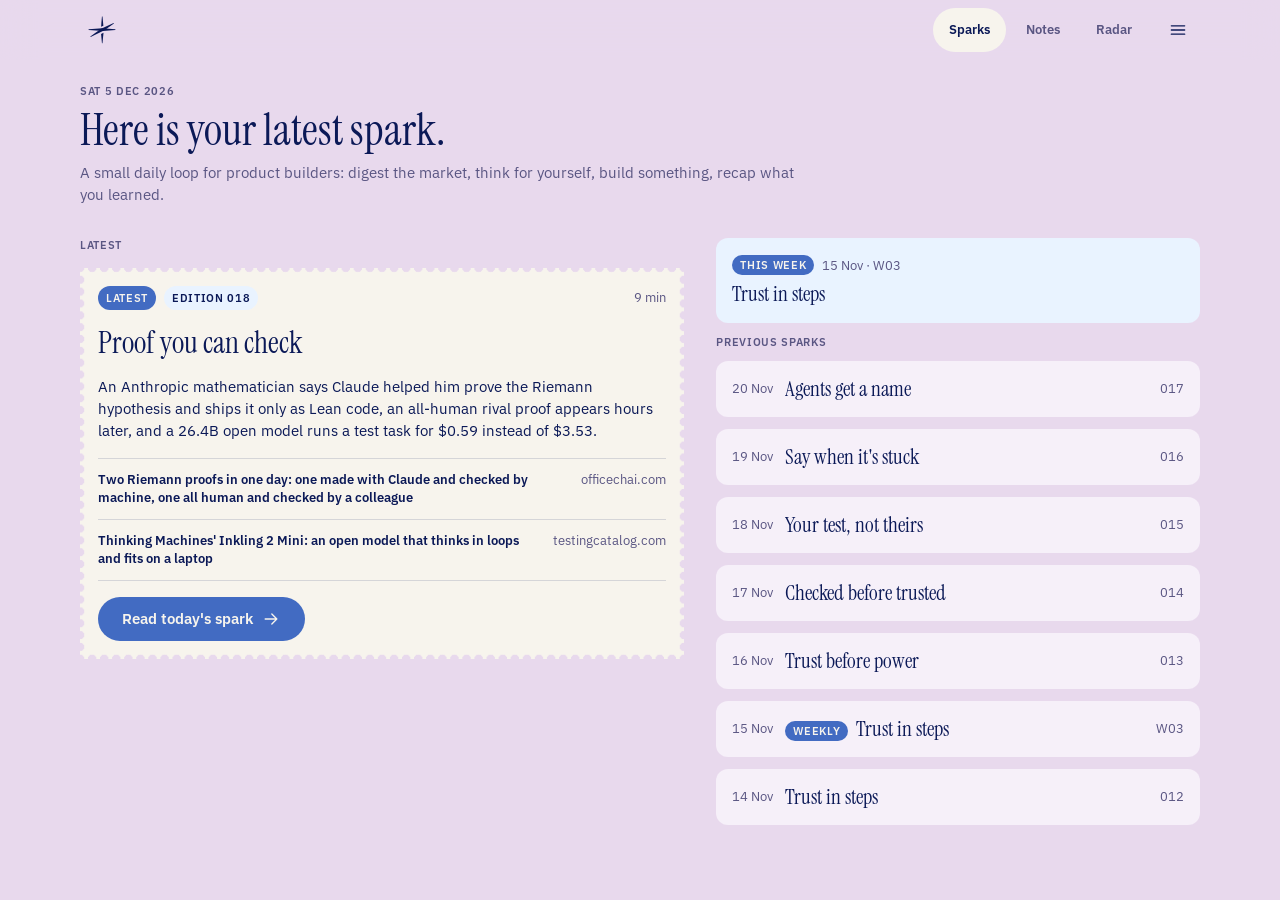
<file: index.html>
<!DOCTYPE html>
<html lang="en">
<head>
<meta charset="utf-8">
<meta name="viewport" content="width=device-width, initial-scale=1, viewport-fit=cover">
<meta name="theme-color" content="#e8d9ed">
<meta name="apple-mobile-web-app-capable" content="yes">
<meta name="mobile-web-app-capable" content="yes">
<meta name="apple-mobile-web-app-title" content="daily-spark">
<meta name="apple-mobile-web-app-status-bar-style" content="default">
<link rel="manifest" href="manifest.webmanifest">
<link rel="icon" type="image/svg+xml" href="icons/icon.svg">
<link rel="apple-touch-icon" href="icons/icon-180.png">
<meta name="description" content="A small daily loop for product builders: digest the market, think for yourself, build something, recap what you learned.">
<title>daily spark</title>
<link rel="preconnect" href="https://fonts.googleapis.com">
<link rel="preconnect" href="https://fonts.gstatic.com" crossorigin>
<link href="https://fonts.googleapis.com/css2?family=IBM+Plex+Sans:wght@400;600&family=Instrument+Serif:ital@0;1&display=swap" rel="stylesheet">
<style>
/* daily spark site. Design system "daily spark" v1 (approved 2026-11-01, see ARCHITECTURE.md 3.9).
   Two themes chosen by the reader in Menu > Appearance (Auto / Light / Dark). Every color, size,
   space and radius below comes from the design system tokens; do not add one-off values. */
:root, .t-light {
  --bg-page: #e8d9ed; --bg-card: #f7f4ed; --bg-card-alt: #e9f3ff; --bg-card-past: #f6f0f9;
  --ink: #0b1957; --ink-muted: #5a5683; --accent: #426bc2; --on-accent: #f7f4ed; --line: rgba(11,25,87,.14);
  --nav: rgba(232,217,237,.84); --scrim: rgba(11,25,87,.32);
  --shadow-raised: 0 10px 24px rgba(11,25,87,.12); --shadow-overlay: 0 20px 40px -20px rgba(11,25,87,.35);
  color-scheme: light;
}
.t-dark {
  --bg-page: #0b1957; --bg-card: #17286f; --bg-card-alt: #1b2f7c; --bg-card-past: #17286f;
  --ink: #f7f4ed; --ink-muted: #b9bde3; --accent: #c7a9e3; --on-accent: #0b1957; --line: rgba(247,244,237,.16);
  --nav: rgba(11,25,87,.86); --scrim: rgba(4,10,40,.5);
  --shadow-raised: 0 10px 24px rgba(0,0,0,.25); --shadow-overlay: 0 20px 60px rgba(0,0,0,.4);
  color-scheme: dark;
}
:root {
  --m-ready: #c7f0d8; --m-emerging: #f6e6b4; --m-early: #f6c9c9; --ink-on-signal: #0b1957;
  --s1: 4px; --s2: 8px; --s3: 12px; --s4: 16px; --s5: 24px; --s6: 32px; --s7: 48px;
  --r-sm: 4px; --r-md: 12px; --r-lg: 20px; --r-pill: 999px;
  --display: "Instrument Serif", Georgia, serif;
  --body: "IBM Plex Sans", system-ui, -apple-system, "Segoe UI", sans-serif;
}
* { box-sizing: border-box; }
[hidden] { display: none !important; }
html, body { margin: 0; height: 100%; }
body { background: var(--bg-page); color: var(--ink); }
button, input, textarea { font: inherit; color: inherit; }
:focus-visible { outline: 2px solid var(--accent); outline-offset: 2px; }
h1, h2, h3, p { margin: 0; }
.device { position: relative; height: 100%; overflow: hidden; background: var(--bg-page); }
.ds { position: relative; height: 100%; display: flex; flex-direction: column; background: var(--bg-page); color: var(--ink);
  font-family: var(--body); font-size: 15px; line-height: 22px; font-variant-numeric: lining-nums tabular-nums; -webkit-font-smoothing: antialiased; }

/* type: 11 label / 13 small / 15 body / 21 h3 / 30 h2 / 44 hero; weights 400 and 600 */
.lbl { font-size: 11px; line-height: 14px; letter-spacing: .06em; text-transform: uppercase; font-weight: 600; color: var(--ink-muted); }
.small { font-size: 13px; line-height: 18px; color: var(--ink-muted); }
.num { font-variant-numeric: lining-nums tabular-nums; }

/* icons */
.ic, .iconbtn svg, .fb svg, .fbkey svg, .tabbar svg.ln { width: 20px; height: 20px; fill: none; stroke: currentColor; stroke-width: 1.6; stroke-linecap: round; stroke-linejoin: round; }

/* translucent bars */
.bar { position: absolute; left: 0; right: 0; z-index: 5; background: var(--nav); -webkit-backdrop-filter: blur(16px); backdrop-filter: blur(16px); }
.bar.top { top: 0; box-shadow: inset 0 -1px 0 var(--line); padding-top: env(safe-area-inset-top); }
.bar.bottom { bottom: 0; box-shadow: inset 0 1px 0 var(--line); padding-bottom: env(safe-area-inset-bottom); }
.topin { display: flex; align-items: center; justify-content: space-between; gap: var(--s2); min-height: 60px; padding: 0 var(--s2); max-width: 1184px; margin: 0 auto; }
.iconbtn { display: inline-flex; align-items: center; justify-content: center; gap: var(--s1); min-width: 44px; height: 44px; padding: 0 var(--s3); border: 0; border-radius: var(--r-pill); background: transparent; color: var(--ink); cursor: pointer; font-size: 13px; font-weight: 600; text-decoration: none; }
.iconbtn:hover, .iconbtn[aria-expanded="true"] { background: var(--bg-card); }
.titlebtn { display: inline-flex; align-items: center; gap: var(--s1); min-height: 44px; padding: 0 var(--s3); border: 0; border-radius: var(--r-pill); background: transparent; color: var(--ink); font-size: 13px; font-weight: 600; cursor: pointer; }
.titlebtn .ic { width: 16px; height: 16px; }
.tabs { display: inline-flex; gap: var(--s1); }
.tabs a { display: inline-flex; align-items: center; min-height: 44px; padding: 0 var(--s4); border-radius: var(--r-pill); font-size: 13px; font-weight: 600; color: var(--ink-muted); text-decoration: none; }
.tabs a[aria-current="page"] { background: var(--bg-card); color: var(--ink); }
.brandmk { display: inline-flex; width: 44px; height: 44px; align-items: center; justify-content: center; color: var(--ink); }
.brandmk svg { width: 28px; height: 28px; }
/* phone: Sparks / Radar tabs at the bottom of the two top-level screens */
.tabbar { position: absolute; left: 0; right: 0; bottom: 0; z-index: 5; display: grid; grid-template-columns: repeat(2, minmax(0, 1fr)); padding: var(--s1) var(--s4) calc(var(--s2) + env(safe-area-inset-bottom)); background: var(--nav); -webkit-backdrop-filter: blur(16px); backdrop-filter: blur(16px); box-shadow: inset 0 1px 0 var(--line); }
.tabbar a { display: flex; flex-direction: column; align-items: center; justify-content: center; gap: 2px; min-height: 52px; font-size: 11px; line-height: 14px; font-weight: 600; letter-spacing: .06em; text-transform: uppercase; color: var(--ink-muted); text-decoration: none; }
.tabbar a[aria-current="page"] { color: var(--ink); }
.tabbar a[aria-current="page"] svg { color: var(--accent); }
.tabbar svg { width: 22px; height: 22px; }
.device.web .tabbar { display: none; }

/* menu: bottom sheet on phone, popover on web */
.scrim { position: absolute; inset: 0; z-index: 6; background: var(--scrim); border: 0; padding: 0; cursor: pointer; }
.sheet { position: absolute; z-index: 7; left: 0; right: 0; bottom: 0; max-height: calc(100% - 72px); overflow-y: auto; background: var(--bg-card); border-radius: var(--r-lg) var(--r-lg) 0 0; box-shadow: var(--shadow-overlay); padding: var(--s3) var(--s5) calc(var(--s6) + env(safe-area-inset-bottom)); display: grid; gap: var(--s5); }
.sheet::before { content: ""; justify-self: center; width: 40px; height: 4px; border-radius: var(--r-pill); background: var(--line); }
.device.web .sheet { left: auto; bottom: auto; right: max(var(--s4), calc((100% - 1184px) / 2 + var(--s2))); top: calc(64px + env(safe-area-inset-top)); width: 360px; max-height: calc(100% - 88px); border-radius: var(--r-lg); padding: var(--s5); }
.device.web .sheet::before { display: none; }
.device.web .scrim { background: transparent; }
.sheet .row { display: grid; gap: var(--s2); }
.sheet .pair { display: grid; grid-template-columns: repeat(2, minmax(0, 1fr)); gap: var(--s4); }
.seg2 { display: inline-flex; gap: var(--s1); padding: var(--s1); border-radius: var(--r-pill); background: var(--bg-card-alt); width: fit-content; }
.seg2.full { display: grid; grid-template-columns: repeat(3, minmax(0, 1fr)); width: 100%; }
.seg2 button { display: inline-flex; align-items: center; justify-content: center; gap: 6px; min-height: 36px; padding: 0 var(--s4); border: 0; border-radius: var(--r-pill); background: transparent; color: var(--ink-muted); font-size: 13px; font-weight: 600; cursor: pointer; }
.seg2 button[aria-pressed="true"] { background: var(--ink); color: var(--bg-card); }
.seg2 .ic { width: 16px; height: 16px; }
.datelist { list-style: none; margin: 0; padding: 0; display: grid; gap: var(--s2); max-height: 232px; overflow-y: auto; }
.datelist button { width: 100%; min-height: 48px; text-align: left; border: 0; background: var(--bg-card-past); color: var(--ink); border-radius: var(--r-md); padding: var(--s2) var(--s3); cursor: pointer; display: flex; justify-content: space-between; align-items: center; gap: var(--s2); font-size: 13px; }
.t-dark .datelist button { background: var(--bg-card-alt); }
.datelist button[aria-current="true"] { box-shadow: inset 0 0 0 2px var(--accent); font-weight: 600; }
.wtag { display: inline-flex; align-items: center; height: 20px; padding: 0 var(--s2); margin-right: var(--s2); border-radius: var(--r-pill); background: var(--accent); color: var(--on-accent); font-size: 11px; line-height: 14px; letter-spacing: .06em; text-transform: uppercase; font-weight: 600; vertical-align: 1px; }
.fbkey { display: grid; grid-template-columns: repeat(2, minmax(0, 1fr)); gap: var(--s2) var(--s4); font-size: 13px; }
.fbkey span { display: inline-flex; align-items: center; gap: var(--s2); }
.field { width: 100%; min-width: 0; min-height: 44px; padding: 0 var(--s4); border-radius: var(--r-md); border: 1px solid var(--line); background: var(--bg-page); color: var(--ink); }
.t-light .field { background: #ffffff; }
.btn { display: inline-flex; align-items: center; justify-content: center; gap: var(--s2); min-height: 44px; padding: 0 var(--s5); border: 0; border-radius: var(--r-pill); background: var(--accent); color: var(--on-accent); font-size: 15px; font-weight: 600; text-decoration: none; cursor: pointer; justify-self: start; }
.btn:hover { filter: brightness(1.06); }
.btn.ghost { background: transparent; color: var(--ink); box-shadow: inset 0 0 0 1px var(--line); }
.btn.sm { min-height: 40px; padding: 0 var(--s4); font-size: 13px; }

/* home (Sparks tab) */
.shome { flex: 1; overflow-y: auto; padding-bottom: calc(96px + env(safe-area-inset-bottom)); }
.device.web .shome { padding-bottom: var(--s7); }
.scont { width: min(1120px, 100% - 32px); margin: 0 auto; }
.device.web .scont { width: min(1120px, 100% - 64px); }
.snav { position: sticky; top: 0; z-index: 4; background: var(--nav); -webkit-backdrop-filter: blur(16px); backdrop-filter: blur(16px); padding-top: env(safe-area-inset-top); }
.snav .scont { display: flex; justify-content: space-between; align-items: center; gap: var(--s2); min-height: 60px; }
.snav .right { display: flex; align-items: center; gap: var(--s2); }
.sgreet { padding: var(--s5) 0 var(--s6); display: grid; gap: var(--s2); max-width: 720px; }
.sgreet h1 { font-family: var(--display); font-weight: 400; font-size: 44px; line-height: 48px; text-wrap: balance; }
.sgreet p { color: var(--ink-muted); }
.sgrid { display: grid; grid-template-columns: minmax(0, 1.25fr) minmax(0, 1fr); gap: var(--s6); align-items: start; }
@media (max-width: 760px) { .sgrid { grid-template-columns: minmax(0, 1fr); gap: var(--s6); } }
.srows { display: grid; gap: var(--s3); }
.srow { display: grid; grid-template-columns: auto minmax(0, 1fr) auto; align-items: center; gap: var(--s3); min-height: 56px; padding: var(--s3) var(--s4); border-radius: var(--r-md); background: var(--bg-card-past); color: var(--ink); text-decoration: none; }
.srow:hover { box-shadow: inset 0 0 0 1px var(--accent); }
.srow .sd { font-size: 13px; color: var(--ink-muted); white-space: nowrap; }
.srow .st { font-family: var(--display); font-size: 21px; line-height: 26px; overflow: hidden; text-overflow: ellipsis; white-space: nowrap; }
.srow .st .wtag { font-family: var(--body); }
.srow .se { font-size: 13px; color: var(--ink-muted); white-space: nowrap; }
.sempty { margin: 0; padding: var(--s4); border: 1px dashed var(--line); border-radius: var(--r-md); color: var(--ink-muted); font-size: 13px; }
.swk { display: grid; gap: var(--s1); padding: var(--s4); border-radius: var(--r-md); background: var(--bg-card-alt); color: var(--ink); text-decoration: none; }
.swk:hover { box-shadow: inset 0 0 0 1px var(--accent); }
.swk .st { font-family: var(--display); font-size: 21px; line-height: 26px; }
.swk .se { font-size: 13px; color: var(--ink-muted); }

/* stamp: the signature. Perforated edge cut from the card so the page shows through. */
.stamp { --c: var(--bg-card); position: relative; padding: 6px; background: radial-gradient(circle at center, transparent 4px, var(--c) 4.5px) -6px -6px / 12px 12px round; color: var(--ink); }
.stamp > .in { background: var(--c); padding: 10px; display: grid; gap: var(--s3); align-content: start; min-width: 0; }
.mtoday { display: block; text-decoration: none; }
.mtoday > .in { gap: var(--s4); padding: var(--s3); }
.mtoday .pills { display: flex; gap: var(--s2); flex-wrap: wrap; align-items: center; }
.chip { display: inline-flex; align-items: center; height: 24px; padding: 0 var(--s2); border-radius: var(--r-pill); background: var(--bg-card-alt); color: var(--ink); font-size: 11px; line-height: 14px; letter-spacing: .06em; text-transform: uppercase; font-weight: 600; white-space: nowrap; }
.chip.accent { background: var(--accent); color: var(--on-accent); }
.mtoday h2 { font-family: var(--display); font-weight: 400; font-size: 30px; line-height: 34px; text-wrap: balance; }
.mtoday ul { margin: 0; padding: 0; list-style: none; border-top: 1px solid var(--line); }
.mtoday li { display: flex; justify-content: space-between; gap: var(--s3); padding: var(--s3) 0; border-bottom: 1px solid var(--line); font-size: 13px; line-height: 18px; font-weight: 600; }
.mtoday li span:last-child { color: var(--ink-muted); font-weight: 400; white-space: nowrap; }
.mtoday .btn { justify-self: start; }

/* edition pages */
.home { flex: 1; overflow-y: auto; padding: calc(84px + env(safe-area-inset-top)) var(--s4) var(--s6); }
.detail { flex: 1; min-height: 0; display: flex; flex-direction: column; }
.track { flex: 1; display: flex; overflow-x: auto; scroll-snap-type: x mandatory; scrollbar-width: none; min-height: 0; }
.track::-webkit-scrollbar { display: none; }
.slide { flex: 0 0 100%; min-width: 0; scroll-snap-align: center; padding: calc(84px + env(safe-area-inset-top)) var(--s4) calc(96px + env(safe-area-inset-bottom)); overflow-y: auto; display: flex; flex-direction: column; align-items: center; }
.slide > .card { width: min(720px, 100%); }
.flow { flex: 1; overflow-y: auto; padding: calc(84px + env(safe-area-inset-top)) var(--s4) var(--s7); display: grid; gap: var(--s7); align-content: start; justify-items: center; }
.flow > .card { width: min(720px, 100%); }
.dots { display: flex; justify-content: center; align-items: center; gap: var(--s2); min-height: 68px; }
.dots .dot { width: 8px; height: 8px; border-radius: var(--r-pill); background: var(--line); border: 0; padding: 0; cursor: pointer; }
.dots .dot[aria-current="true"] { background: var(--ink); width: 24px; }
.dots .nav { width: 44px; height: 44px; border: 0; border-radius: var(--r-pill); background: transparent; color: var(--ink); cursor: pointer; display: inline-flex; align-items: center; justify-content: center; }
.dots .nav:hover { background: var(--bg-card); }

/* a section = title on the page + one stamp per point; sections alternate card colors */
.card { --c: var(--bg-card); display: grid; gap: var(--s4); align-content: start; }
.card.alt { --c: var(--bg-card-alt); }
.kicker { display: flex; justify-content: space-between; align-items: baseline; gap: var(--s3); margin-bottom: var(--s2); }
.card h2 { font-family: var(--display); font-weight: 400; font-size: 30px; line-height: 34px; text-wrap: balance; }
.card h3 { font-family: var(--display); font-weight: 400; font-size: 21px; line-height: 26px; text-wrap: balance; }
.items { display: grid; gap: var(--s4); }
.item { --c: inherit; position: relative; padding: 6px; background: radial-gradient(circle at center, transparent 4px, var(--c) 4.5px) -6px -6px / 12px 12px round; color: var(--ink); text-decoration: none; display: block; }
.item > .in { background: var(--c); padding: 10px; display: grid; gap: var(--s3); align-content: start; min-width: 0; }
.block { display: grid; gap: var(--s1); }
.srcline { display: flex; flex-wrap: wrap; gap: var(--s1) var(--s2); align-items: center; font-size: 13px; line-height: 18px; color: var(--ink-muted); }
.srcline a { color: var(--accent); text-decoration: none; font-weight: 600; }
.srcline a:hover { text-decoration: underline; }
.badge { display: inline-flex; align-items: center; height: 24px; padding: 0 var(--s2); border-radius: var(--r-pill); background: var(--bg-card-alt); color: var(--ink); font-size: 11px; line-height: 14px; letter-spacing: .06em; text-transform: uppercase; font-weight: 600; margin-left: auto; }
.card.alt .badge { background: var(--bg-card); }
.pts { margin: 0; padding: 0; list-style: none; display: grid; gap: var(--s2); }
.pts li { display: grid; grid-template-columns: 12px minmax(0, 1fr); gap: var(--s2); }
.pts li::before { content: ""; width: 6px; height: 6px; margin-top: 8px; border-radius: var(--r-pill); background: var(--accent); }
.why { padding: var(--s3); border-radius: var(--r-sm); background: var(--bg-card-alt); }
.card.alt .why { background: var(--bg-card); }
.stat { display: flex; align-items: baseline; gap: var(--s3); flex-wrap: wrap; }
.stat .v { font-weight: 600; font-size: 30px; line-height: 34px; color: var(--accent); }
.stat .l { font-size: 13px; line-height: 18px; color: var(--ink-muted); }
.fb { display: flex; gap: var(--s1); align-items: center; padding-top: var(--s3); border-top: 1px solid var(--line); }
.fb button { width: 44px; height: 36px; display: inline-flex; align-items: center; justify-content: center; border: 0; background: transparent; border-radius: var(--r-pill); padding: 0; cursor: pointer; color: var(--ink-muted); }
.fb button:hover { color: var(--ink); background: var(--bg-card-alt); }
.card.alt .fb button:hover { background: var(--bg-card); }
.fb button[aria-pressed="true"] { background: var(--accent); color: var(--on-accent); }
.fb .notebtn { width: auto; gap: var(--s1); padding: 0 var(--s3); margin-left: auto; font-size: 13px; font-weight: 600; }
.notebox { display: grid; gap: var(--s2); }
.notebox textarea { width: 100%; min-height: 44px; resize: none; overflow: hidden; line-height: 18px; border: 1px solid var(--line); border-radius: var(--r-md); padding: var(--s3) var(--s4); background: var(--bg-page); color: var(--ink); font-size: 13px; }
.t-light .notebox textarea, .t-light .answer { background: #ffffff; }
.notebox .row2 { display: flex; gap: var(--s3); align-items: center; flex-wrap: wrap; }
.save { min-height: 40px; padding: 0 var(--s4); border: 0; border-radius: var(--r-pill); background: var(--accent); color: var(--on-accent); font-size: 13px; font-weight: 600; cursor: pointer; justify-self: start; }
.lock { display: inline-flex; gap: var(--s2); align-items: center; height: 24px; font-size: 13px; border: 1px dashed var(--ink-muted); border-radius: var(--r-pill); padding: 0 var(--s3); color: var(--ink-muted); width: fit-content; }
.quote { font-family: var(--display); font-style: italic; font-size: 21px; line-height: 26px; text-wrap: balance; }
.qs { margin: 0; padding: 0; list-style: none; display: grid; gap: var(--s4); }
.qs .in { grid-template-columns: 24px minmax(0, 1fr); gap: var(--s2); }
.qs .qn { font-size: 13px; font-weight: 600; color: var(--accent); padding-top: 2px; }
.qs .qt { min-width: 0; font-family: var(--display); font-size: 21px; line-height: 26px; }
.qs .ctx { display: block; margin-top: var(--s2); font-family: var(--body); font-size: 13px; line-height: 18px; color: var(--ink-muted); }
.answer { width: 100%; min-height: 88px; border: 1px solid var(--line); border-radius: var(--r-md); background: var(--bg-page); padding: var(--s3) var(--s4); resize: vertical; color: var(--ink); }
.ex-opt .goal { font-family: var(--display); font-size: 21px; line-height: 26px; }
.ex-head { display: flex; justify-content: space-between; align-items: center; gap: var(--s3); }
.ex-opt ol { margin: 0; padding-left: 20px; display: grid; gap: var(--s1); font-size: 13px; line-height: 18px; }
.ex-opt button { min-height: 36px; border: 0; box-shadow: inset 0 0 0 1px var(--accent); background: transparent; color: var(--ink); border-radius: var(--r-pill); padding: 0 var(--s4); font-size: 13px; font-weight: 600; cursor: pointer; white-space: nowrap; }
.ex-opt button[aria-pressed="true"] { background: var(--accent); color: var(--on-accent); box-shadow: none; }
.item.picked { --c: var(--accent); }
.item.picked > .in, .item.picked .lbl, .item.picked .small { color: var(--on-accent); }
.item.picked .ex-opt button, .item.picked button[aria-pressed="true"] { background: var(--on-accent); color: var(--accent); }
.pills2 { display: flex; gap: var(--s2); flex-wrap: wrap; align-items: center; }
.pill { display: inline-flex; align-items: center; height: 24px; padding: 0 var(--s2); border-radius: var(--r-pill); font-size: 11px; line-height: 14px; letter-spacing: .06em; text-transform: uppercase; font-weight: 600; background: var(--bg-card-alt); color: var(--ink); }
.pill.mega, .pill.ready { background: var(--m-ready); color: var(--ink-on-signal); }
.pill.hype, .pill.early { background: var(--m-early); color: var(--ink-on-signal); }
.pill.emerging { background: var(--m-emerging); color: var(--ink-on-signal); }
.pill.new, .pill.moved { background: var(--accent); color: var(--on-accent); }
.evlist { display: grid; gap: var(--s3); }
.evlist .ev { display: grid; gap: 2px; padding-bottom: var(--s3); border-bottom: 1px solid var(--line); }
.evlist .ev:last-child { border-bottom: 0; padding-bottom: 0; }

/* radar tab */
.rflow { flex: 1; overflow-y: auto; padding: calc(84px + env(safe-area-inset-top)) var(--s4) calc(104px + env(safe-area-inset-bottom)); }
.device.web .rflow { padding-bottom: var(--s7); }
.rwrap { width: min(1120px, 100%); margin: 0 auto; display: grid; gap: var(--s5); }
.rhead { display: grid; gap: var(--s4); }
.rhead h2 { font-family: var(--display); font-weight: 400; font-size: 44px; line-height: 48px; }
.device:not(.web) .rhead h2 { font-size: 30px; line-height: 34px; }
.rhead p { color: var(--ink-muted); font-size: 15px; max-width: 680px; }
.rhead p.num { font-size: 13px; }
.rstats { display: grid; grid-template-columns: repeat(4, minmax(0, 1fr)); gap: var(--s2); max-width: 640px; }
.rstat { background: var(--bg-card); border-radius: var(--r-md); padding: var(--s3); display: grid; gap: var(--s1); justify-items: start; }
.rstat b { font-family: var(--display); font-size: 30px; line-height: 34px; font-weight: 400; }
.rstat span { font-size: 11px; line-height: 14px; letter-spacing: .06em; text-transform: uppercase; font-weight: 600; border-radius: var(--r-pill); padding: 2px var(--s2); color: var(--ink-on-signal); }
.rstat span.ch { background: var(--accent); color: var(--on-accent); }
.rtools { display: flex; gap: var(--s2); align-items: center; flex-wrap: wrap; }
.m-ready { background: var(--m-ready); } .m-emerging { background: var(--m-emerging); } .m-early { background: var(--m-early); }
.pchart { background: var(--bg-card); border-radius: var(--r-md); padding: var(--s2) var(--s4) var(--s3); display: grid; gap: 2px; overflow-x: auto; }
.prow { display: grid; grid-template-columns: minmax(0, 1fr) minmax(0, 1.2fr) 72px; gap: var(--s4); align-items: center; width: 100%; text-align: left; border: 0; background: transparent; color: var(--ink); font: inherit; cursor: pointer; padding: var(--s2); border-radius: var(--r-md); }
.prow:hover, .prow[aria-current="true"] { background: var(--bg-card-alt); }
.prow.dim { opacity: .4; }
.prow > .pill { justify-self: end; }
.prow.phead { cursor: default; padding-top: var(--s2); padding-bottom: var(--s1); }
.prow.phead:hover { background: transparent; }
.prow .pl { display: flex; gap: var(--s3); align-items: center; min-width: 0; }
.prow .pl .n { flex: 0 0 24px; width: 24px; height: 24px; border-radius: var(--r-pill); display: grid; place-items: center; font-weight: 600; font-size: 11px; color: var(--ink-on-signal); }
.prow .pl b { font-weight: 600; font-size: 15px; line-height: 22px; }
.prow .pl small { display: block; font-size: 13px; line-height: 18px; color: var(--ink-muted); }
.ptrack { position: relative; height: 24px; }
.ptrack::before { content: ""; position: absolute; left: 0; right: 0; top: 50%; height: 2px; margin-top: -1px; border-radius: var(--r-sm); background: var(--line); }
.ptrack .tick { position: absolute; top: 50%; width: 8px; height: 8px; margin: -4px 0 0 -4px; border-radius: var(--r-pill); background: var(--line); }
.ptrack .seg { position: absolute; top: 50%; height: 2px; margin-top: -1px; background: var(--accent); border-radius: var(--r-sm); }
.ptrack .pt { position: absolute; top: 50%; width: 16px; height: 16px; margin: -8px 0 0 -8px; border-radius: var(--r-pill); border: 2px solid var(--ink); }
.ptrack .pt.was { background: var(--bg-card); border: 2px solid var(--accent); width: 12px; height: 12px; margin: -6px 0 0 -6px; }
.pcols { position: relative; height: 16px; }
.pcols span { position: absolute; transform: translateX(-50%); font-size: 11px; line-height: 14px; letter-spacing: .06em; text-transform: uppercase; font-weight: 600; color: var(--ink-muted); white-space: nowrap; }
.pgap { height: 1px; background: var(--line); margin: var(--s1) var(--s2); }
.plegend { display: flex; gap: var(--s4); flex-wrap: wrap; font-size: 13px; color: var(--ink-muted); padding: var(--s2) var(--s2) 0; }
.plegend i { display: inline-block; width: 10px; height: 10px; border-radius: var(--r-pill); margin-right: 6px; vertical-align: -1px; }
@media (max-width: 760px) {
  .prow { grid-template-columns: minmax(0, 1fr) auto; row-gap: var(--s2); }
  .prow .ptrack, .prow .pcols { grid-column: 1 / -1; grid-row: 2; }
  .prow.phead .pl { display: none; }
}
.rback { position: absolute; inset: 0; z-index: 7; background: var(--scrim); }
.device.web .rback { background: transparent; }
.rpanel { position: absolute; z-index: 8; background: var(--bg-card); color: var(--ink); overflow-y: auto; display: grid; gap: var(--s4); align-content: start; padding: var(--s5); box-shadow: var(--shadow-overlay); }
.device.web .rpanel { top: calc(76px + env(safe-area-inset-top)); right: max(var(--s4), calc((100% - 1184px) / 2 + var(--s2))); bottom: var(--s4); width: min(400px, 100% - 32px); border-radius: var(--r-lg); }
.device:not(.web) .rpanel { left: 0; right: 0; bottom: 0; max-height: 88%; border-radius: var(--r-lg) var(--r-lg) 0 0; padding: var(--s3) var(--s5) calc(var(--s6) + env(safe-area-inset-bottom)); }
.device:not(.web) .rpanel::before { content: ""; justify-self: center; width: 40px; height: 4px; border-radius: var(--r-pill); background: var(--line); }
.rpanel .ptop { display: flex; justify-content: space-between; gap: var(--s2); align-items: center; }
.rpanel h2 { font-family: var(--display); font-weight: 400; font-size: 30px; line-height: 34px; }
.rpanel .sec { display: grid; gap: var(--s1); background: var(--bg-card-alt); border-radius: var(--r-md); padding: var(--s4); }
.rpanel .pnav { display: flex; justify-content: space-between; gap: var(--s2); }
.tl { list-style: none; margin: 0; padding: 0 0 0 var(--s1); display: grid; gap: var(--s3); }
.tl li { position: relative; padding-left: 20px; display: grid; gap: 2px; font-size: 13px; line-height: 18px; }
.tl li::before { content: ""; position: absolute; left: 0; top: 4px; width: 10px; height: 10px; border-radius: var(--r-pill); background: var(--tc, var(--accent)); }
.tl li:not(:last-child)::after { content: ""; position: absolute; left: 4px; top: 16px; bottom: -12px; width: 2px; background: var(--line); }
.tl .d { color: var(--ink-muted); }
@media (prefers-reduced-motion: no-preference) { .track, .flow, .shome { scroll-behavior: smooth; } }

/* ---------- Notes tab: free notes for quick ideas (private; synced to Supabase notes with item "free") ---------- */
.nflow { flex: 1; overflow-y: auto; padding: calc(76px + env(safe-area-inset-top)) 0 calc(96px + env(safe-area-inset-bottom)); }
.nwrap { width: min(720px, 100% - 32px); margin: 0 auto; display: grid; gap: var(--s5); }
.nhead { display: grid; gap: var(--s2); }
.nhead h1 { font-family: var(--display); font-weight: 400; font-size: 44px; line-height: 48px; margin: 0; }
.nhead p { margin: 0; color: var(--ink-muted); }
.ncompose { background: var(--bg-card); border-radius: var(--r-lg); padding: var(--s4); display: grid; gap: var(--s3); }
.ncompose textarea { width: 100%; min-height: 96px; resize: none; overflow: hidden; border: 0; outline: 0; background: transparent; color: var(--ink); font: inherit; font-size: 17px; line-height: 26px; }
.ncompose textarea::placeholder { color: var(--ink-muted); }
.ncompose .row2 { display: flex; gap: var(--s3); align-items: center; flex-wrap: wrap; border-top: 1px solid var(--line); padding-top: var(--s3); }
.ncompose .hint { margin-left: auto; font-size: 13px; color: var(--ink-muted); }
.nlist { display: grid; gap: var(--s3); }
.nitem { background: var(--bg-card-past); border-radius: var(--r-md); padding: var(--s3) var(--s4); display: grid; gap: var(--s1); }
.nitem .meta { display: flex; gap: var(--s3); align-items: center; font-size: 12px; color: var(--ink-muted); }
.nitem .meta button { margin-left: auto; border: 0; background: transparent; color: var(--ink-muted); font: inherit; font-size: 12px; cursor: pointer; padding: 4px 0; text-decoration: underline; }
.nitem p { margin: 0; white-space: pre-wrap; font-size: 15px; line-height: 22px; }
.nitem p.clamp { display: -webkit-box; -webkit-line-clamp: 3; -webkit-box-orient: vertical; overflow: hidden; }
.nitem .acts { display: inline-flex; gap: var(--s4); margin-left: auto; }
.nitem .meta { flex-wrap: wrap; row-gap: 2px; }
.nitem .meta > span { white-space: nowrap; }
.nitem .meta .acts button { margin-left: 0; }
.nitem .more { justify-self: start; border: 0; background: transparent; color: var(--accent); font: inherit; font-size: 13px; font-weight: 600; cursor: pointer; padding: 2px 0; }
.nitem textarea { width: 100%; min-height: 44px; resize: none; overflow: hidden; border: 1px solid var(--line); border-radius: var(--r-md); padding: var(--s2) var(--s3); background: var(--bg-card); color: var(--ink); font: inherit; font-size: 15px; line-height: 22px; }
.nitem .row2 { display: flex; gap: var(--s3); align-items: center; }
.tabbar.three { grid-template-columns: repeat(3, minmax(0, 1fr)); }
</style>
</head>
<body>
<div class="device" id="device"></div>
<noscript><p style="padding:24px">daily-spark needs JavaScript to show editions.</p></noscript>
<script>
(function () {
  "use strict";
  var SECTIONS = ["frontier", "people", "work", "timeless", "think", "exercises"];
  var WSECTIONS = ["market", "trend", "radar", "review", "bet"];
  var U = {
    en: { tagline: "A small daily loop for product builders: digest the market, think for yourself, build something, recap what you learned.",
      sparks: "Daily sparks", today: "Today", edition: "Edition", allsparks: "All sparks", menu: "Menu", reading: "Reading", language: "Language",
      otherdays: "Other days", swipe: "Swipe", scroll: "Scroll", fbtitle: "Feedback icons",
      s_frontier: "Frontier", s_people: "From people you follow", s_work: "Relevant to your work", s_timeless: "Timeless", s_think: "Think", s_exercises: "Exercises",
      bigpic: "The big picture", principle: "The principle", points: "Key points", why: "Why it matters", take: "Takeaway for you", apply: "How to apply", example: "Example",
      private: "Private · only in your copy", watch: "What to watch next",
      fb_useful: "Useful", fb_knew: "Knew it", fb_notme: "Not for me", fb_deeper: "Go deeper", note: "Note", note_ph: "A question or thought about this story. Tomorrow's spark will follow up.", note_saved: "Saved. Tomorrow's spark will use it.", note_local: "Saved in this browser only. Sign in from the menu to sync.",
      answer_ph: "Write 2 or 3 lines. Your own words.", pick: "Pick", picked: "Picked", output: "You will have",
      recap_title: "Tonight's recap", recap_ph: "What changed in how you think or act today? What did you learn?", save: "Save", saved: "Saved. Tomorrow's spark will use it.", savedLocal: "Saved in this browser only. Sign in from the menu to sync.", device: "This device", connected: "Signed in. Your notes sync across your devices; recaps and feedback reach tomorrow's spark.", notConnected: "Not signed in: answers stay in this browser.", emailPh: "Your email", sendCode: "Send code", codePh: "Code from the email", codeSent: "We sent a code to", signin: "Sign in", signout: "Sign out", otherEmail: "Use another email", authFail: "That did not work. Check the code and try again.", sendFail: "Could not send the email. Try again in a few minutes.",
      prev: "Previous", next: "Next", s_market: "Market overview", s_trend: "Mega trend vs hype", s_radar: "Radar", s_review: "Week in review", s_bet: "Next week's bet", mega: "Mega trend", hype: "Hype", weekly: "Weekly", thisweek: "This week", wins: "Wins", stuck: "Where you got stuck", pattern: "The pattern", whybet: "Why this bet", openradar: "Open the full radar", radar_t: "What's really possible now", ready: "Ready", emerging: "Emerging", early: "Early", st_new: "New", st_moved: "Moved", st_stable: "Stable", breaks: "Where it breaks", meansp: "What it means for products", evid: "Evidence", updated: "Updated", readweek: "Read this week", weekof: "Week of", tab_sparks: "Sparks", tab_notes: "Notes", fn_title: "Notes", fn_sub: "A quick space for random ideas and thoughts. Private: never on the public site. Just for you to keep in mind; your spark may glance at them but never acts on them by default.", fn_edit: "Edit", fn_edited: "edited", fn_cancel: "Cancel", fn_update: "Save", fn_more: "Show more", fn_less: "Show less", fn_ph: "What\'s on your mind?", fn_save: "Save note", fn_hint: "Ctrl or Cmd + Enter to save", fn_saved: "Saved and synced.", fn_local: "Saved in this browser only. Sign in from the menu to sync.", fn_empty: "No notes yet. Notes from all your signed-in devices appear here.", fn_del: "Remove", fn_synced: "synced", fn_unsynced: "this browser only", appearance: "Appearance", auto: "Auto", light: "Light", dark: "Dark", ready_t: "Your spark for today is ready.", latest_t: "Here is your latest spark.", hi: "Hi", changes: "Changes this week", steps: "Steps", allcaps: "All", onlych: "Only this week's changes", history: "History", close: "Close", capabilities: "capabilities", tapdot: "Tap a row to see the details and its history.", newmoved: "New or moved this week", sincelbl: "On radar since", areas: "areas", nochange: "No changes this week.", lastwk: "Before", nowlbl: "Now", movelbl: "Moved", slogan: "A daily loop, not just a digest.", latest: "Latest", readtoday: "Read today's spark", previous: "Previous sparks", earlier: "Earlier sparks will appear here, one per day.", footer: "digest, think, build, recap", editions: "editions", loading: "Loading…", none: "No sparks yet. The first one arrives tomorrow at 07:00.", missing: "This spark could not be loaded." },
    vi: { tagline: "Một vòng lặp nhỏ mỗi ngày cho người làm sản phẩm: nắm thị trường, tự suy nghĩ, xây một thứ gì đó, và tổng kết điều đã học.",
      sparks: "Các spark mỗi ngày", today: "Hôm nay", edition: "Số", allsparks: "Tất cả spark", menu: "Menu", reading: "Cách đọc", language: "Ngôn ngữ",
      otherdays: "Ngày khác", swipe: "Vuốt", scroll: "Cuộn", fbtitle: "Biểu tượng phản hồi",
      s_frontier: "Tin nóng", s_people: "Từ người bạn theo dõi", s_work: "Liên quan đến công việc", s_timeless: "Bất biến", s_think: "Suy ngẫm", s_exercises: "Bài tập",
      bigpic: "Bức tranh lớn", principle: "Nguyên tắc", points: "Ý chính", why: "Vì sao quan trọng", take: "Bài học cho bạn", apply: "Cách áp dụng", example: "Ví dụ",
      private: "Riêng tư · chỉ trong bản của bạn", watch: "Điều cần theo dõi tiếp",
      fb_useful: "Hữu ích", fb_knew: "Đã biết", fb_notme: "Không hợp", fb_deeper: "Đào sâu", note: "Ghi chú", note_ph: "Một câu hỏi hay suy nghĩ về tin này. Spark ngày mai sẽ trả lời tiếp.", note_saved: "Đã lưu. Spark ngày mai sẽ dùng nội dung này.", note_local: "Chỉ lưu trong trình duyệt này. Đăng nhập trong menu để đồng bộ.",
      answer_ph: "Viết 2 hoặc 3 dòng, bằng lời của bạn.", pick: "Chọn", picked: "Đã chọn", output: "Kết quả",
      recap_title: "Recap tối nay", recap_ph: "Hôm nay điều gì thay đổi trong cách bạn nghĩ hoặc làm? Bạn học được gì?", save: "Lưu", saved: "Đã lưu. Spark ngày mai sẽ dùng nội dung này.", savedLocal: "Chỉ lưu trong trình duyệt này. Đăng nhập trong menu để đồng bộ.", device: "Thiết bị này", connected: "Đã đăng nhập. Ghi chú đồng bộ giữa các thiết bị; recap và phản hồi được gửi cho spark ngày mai.", notConnected: "Chưa đăng nhập: câu trả lời chỉ ở trong trình duyệt này.", emailPh: "Email của bạn", sendCode: "Gửi mã", codePh: "Mã trong email", codeSent: "Đã gửi mã tới", signin: "Đăng nhập", signout: "Đăng xuất", otherEmail: "Dùng email khác", authFail: "Không được. Kiểm tra lại mã rồi thử lại.", sendFail: "Không gửi được email. Thử lại sau vài phút.",
      prev: "Trước", next: "Sau", s_market: "Tổng quan thị trường", s_trend: "Xu hướng lớn và cơn sốt", s_radar: "Radar", s_review: "Nhìn lại tuần", s_bet: "Cược cho tuần tới", mega: "Xu hướng lớn", hype: "Cơn sốt", weekly: "Hằng tuần", thisweek: "Tuần này", wins: "Điều làm tốt", stuck: "Chỗ bạn bị kẹt", pattern: "Quy luật", whybet: "Vì sao chọn cược này", openradar: "Mở toàn bộ radar", radar_t: "Điều thật sự làm được lúc này", ready: "Sẵn sàng", emerging: "Đang lên", early: "Còn sớm", st_new: "Mới", st_moved: "Thay đổi", st_stable: "Ổn định", breaks: "Chỗ còn yếu", meansp: "Ý nghĩa cho sản phẩm", evid: "Bằng chứng", updated: "Cập nhật", readweek: "Đọc bản tuần này", weekof: "Tuần", tab_sparks: "Spark", tab_notes: "Ghi chú", fn_title: "Ghi chú", fn_sub: "Chỗ ghi nhanh ý tưởng và suy nghĩ. Riêng tư: không bao giờ hiện trên trang công khai. Chỉ để bạn ghi nhớ; spark có thể tham khảo nhưng không tự động dùng.", fn_edit: "Sửa", fn_edited: "đã sửa", fn_cancel: "Huỷ", fn_update: "Lưu", fn_more: "Xem thêm", fn_less: "Thu gọn", fn_ph: "Bạn đang nghĩ gì?", fn_save: "Lưu ghi chú", fn_hint: "Ctrl hoặc Cmd + Enter để lưu", fn_saved: "Đã lưu và đồng bộ.", fn_local: "Chỉ lưu trong trình duyệt này. Đăng nhập trong menu để đồng bộ.", fn_empty: "Chưa có ghi chú. Ghi chú từ mọi thiết bị đã đăng nhập sẽ hiện ở đây.", fn_del: "Xoá", fn_synced: "đã đồng bộ", fn_unsynced: "chỉ trong trình duyệt này", appearance: "Giao diện", auto: "Tự động", light: "Sáng", dark: "Tối", ready_t: "Spark hôm nay của bạn đã sẵn sàng.", latest_t: "Đây là spark mới nhất của bạn.", hi: "Chào", changes: "Thay đổi tuần này", steps: "Các bước", allcaps: "Tất cả", onlych: "Chỉ thay đổi tuần này", history: "Lịch sử", close: "Đóng", capabilities: "năng lực", tapdot: "Chạm vào một dòng để xem chi tiết và lịch sử.", newmoved: "Mới hoặc thay đổi tuần này", sincelbl: "Có trên radar từ", areas: "lĩnh vực", nochange: "Tuần này không có thay đổi.", lastwk: "Trước đó", nowlbl: "Hiện tại", movelbl: "Dịch chuyển", slogan: "Một vòng lặp mỗi ngày, không chỉ là bản tin.", latest: "Mới nhất", readtoday: "Đọc spark hôm nay", previous: "Các spark trước", earlier: "Các spark trước sẽ xuất hiện ở đây, mỗi ngày một bản.", footer: "tiếp nhận, suy ngẫm, xây, tổng kết", editions: "số", loading: "Đang tải…", none: "Chưa có spark nào. Spark đầu tiên đến lúc 07:00 ngày mai.", missing: "Không tải được spark này." }
  };
  var WD = { en: ["Sun", "Mon", "Tue", "Wed", "Thu", "Fri", "Sat"], vi: ["Chủ Nhật", "Thứ Hai", "Thứ Ba", "Thứ Tư", "Thứ Năm", "Thứ Sáu", "Thứ Bảy"] };
  var MO = ["Jan", "Feb", "Mar", "Apr", "May", "Jun", "Jul", "Aug", "Sep", "Oct", "Nov", "Dec"];

  function load(k, d) { try { var v = localStorage.getItem("ds-" + k); return v === null ? d : JSON.parse(v); } catch (e) { return d; } }
  function save(k, v) { try { localStorage.setItem("ds-" + k, JSON.stringify(v)); } catch (e) {} }

  var state = { lang: load("lang", "en"), view: load("view", "swipe"), theme: load("theme", "auto"), menu: false, slide: 0, days: [], cur: null, ed: null, fb: load("fb", {}), picked: load("picked", {}), notes: load("notes", {}), noteOpen: null };
  var dev = document.getElementById("device");
  (function () { var t = state.theme, d = window.matchMedia && window.matchMedia("(prefers-color-scheme: dark)").matches; document.documentElement.classList.add("t-" + (t === "dark" || (t !== "light" && d) ? "dark" : "light")); })();
  var SITE = { supabase_url: "", supabase_anon_key: "" };
  var A = {};
  fetch("config/site.json", { cache: "no-cache" }).then(function (r) { return r.ok ? r.json() : {}; }).then(function (c) { SITE = Object.assign(SITE, c || {}); if (SITE.owner && SITE.owner !== OWNER) { OWNER = SITE.owner; if (!state.cur) render(); } syncNotes(); }).catch(function () {});
  // Sign-in: Supabase email code (or the magic link in the same email). Rows are readable and writable only by the owner's account.
  function sess() { return load("auth", null); }
  function api(path) { return SITE.supabase_url.replace(/\/$/, "") + path; }
  function canSync() { return !!(SITE.supabase_url && SITE.supabase_anon_key && sess()); }
  function jwtEmail(t) { try { return JSON.parse(atob(t.split(".")[1].replace(/-/g, "+").replace(/_/g, "/"))).email || ""; } catch (e) { return ""; } }
  function setSess(j) { save("auth", { at: j.access_token, rt: j.refresh_token, exp: Date.now() + (+j.expires_in || 3600) * 1000, email: (j.user && j.user.email) || jwtEmail(j.access_token) }); }
  function authPost(path, body, tok) {
    return fetch(api("/auth/v1/" + path), { method: "POST", headers: { "apikey": SITE.supabase_anon_key, "Authorization": "Bearer " + (tok || SITE.supabase_anon_key), "Content-Type": "application/json" }, body: JSON.stringify(body) })
      .then(function (r) { return r.json().catch(function () { return {}; }).then(function (j) { return { ok: r.ok, status: r.status, j: j }; }); })
      .catch(function () { return { ok: false, status: 0, j: {} }; });
  }
  var refreshing = null;
  function token() {
    var s = sess(); if (!s) return Promise.resolve(null);
    if (s.exp - 60000 > Date.now()) return Promise.resolve(s.at);
    // Offline keeps the session; only a rejected refresh token signs this device out.
    if (!refreshing) refreshing = authPost("token?grant_type=refresh_token", { refresh_token: s.rt }).then(function (r) {
      refreshing = null;
      if (r.ok && r.j.access_token) { setSess(r.j); return r.j.access_token; }
      if (r.status >= 400 && r.status < 500) save("auth", null);
      return null;
    });
    return refreshing;
  }
  function rest(path, opt) {
    return token().then(function (t) {
      if (!t) return null;
      opt = opt || {}; opt.headers = Object.assign({ "apikey": SITE.supabase_anon_key, "Authorization": "Bearer " + t, "Content-Type": "application/json" }, opt.headers || {});
      return fetch(api("/rest/v1/" + path), opt);
    }).catch(function () { return null; });
  }
  function sync(table, row) {
    if (!canSync()) return Promise.resolve(false);
    return rest(table, { method: "POST", headers: { "Prefer": "return=minimal" }, body: JSON.stringify(row) }).then(function (r) { return !!(r && r.ok); });
  }
  // Coming back from the magic link: keep the session and drop the tokens from the address bar.
  (function () {
    var h = location.hash;
    if (h.indexOf("access_token=") >= 0) {
      var p = new URLSearchParams(h.slice(1));
      setSess({ access_token: p.get("access_token"), refresh_token: p.get("refresh_token"), expires_in: p.get("expires_in") });
      history.replaceState(null, "", location.pathname + location.search + "#notes");
    } else if (h.indexOf("error_description=") >= 0) history.replaceState(null, "", location.pathname + location.search);
  })();

  function esc(s) { return String(s == null ? "" : s).replace(/[&<>"]/g, function (c) { return { "&": "&amp;", "<": "&lt;", ">": "&gt;", '"': "&quot;" }[c]; }); }
  function u(k) { return U[state.lang][k]; }
  function L(o) { if (o == null) return ""; if (typeof o === "string" || Array.isArray(o)) return o; return o[state.lang] != null ? o[state.lang] : o.en; }
  function list(arr) { return '<ul class="pts">' + (L(arr) || []).map(function (x) { return "<li>" + esc(x) + "</li>"; }).join("") + "</ul>"; }
  function two(n) { return String(n).padStart(2, "0"); }
  function pd(s) { var p = s.split("-"); return new Date(Date.UTC(+p[0], +p[1] - 1, +p[2])); }
  function longDate(s) { var d = pd(s); return state.lang === "vi" ? WD.vi[d.getUTCDay()] + ", " + two(d.getUTCDate()) + "/" + two(d.getUTCMonth() + 1) + "/" + d.getUTCFullYear() : WD.en[d.getUTCDay()] + " " + d.getUTCDate() + " " + MO[d.getUTCMonth()] + " " + d.getUTCFullYear(); }
  function shortDate(s) { var d = pd(s); return d.getUTCDate() + " " + MO[d.getUTCMonth()]; }
  function itemDate(s) { if (!s) return ""; if (!/^\d{4}-\d{2}-\d{2}$/.test(s)) return s; var d = pd(s); return d.getUTCDate() + " " + MO[d.getUTCMonth()] + " " + d.getUTCFullYear(); }
  function host(url) { try { return new URL(url).hostname.replace(/^www\./, ""); } catch (e) { return ""; } }
  function isWeb() { return window.innerWidth >= 760; }

  var ICON = {
    useful: '<svg viewBox="0 0 24 24" aria-hidden="true"><path d="M7 11v9H4v-9h3zm0 9h9.6a2 2 0 0 0 2-1.6l1.2-6A2 2 0 0 0 17.8 10H14l.7-3.6a1.8 1.8 0 0 0-3.3-1.3L7 11"/></svg>',
    knew: '<svg viewBox="0 0 24 24" aria-hidden="true"><path d="M3 12.5l4.5 4.5L17 7.5"/><path d="M12 17l9.5-9.5"/></svg>',
    notme: '<svg viewBox="0 0 24 24" aria-hidden="true"><g transform="rotate(180 12 12)"><path d="M7 11v9H4v-9h3zm0 9h9.6a2 2 0 0 0 2-1.6l1.2-6A2 2 0 0 0 17.8 10H14l.7-3.6a1.8 1.8 0 0 0-3.3-1.3L7 11"/></g></svg>',
    deeper: '<svg viewBox="0 0 24 24" aria-hidden="true"><circle cx="11" cy="11" r="6.5"/><path d="M20 20l-4.3-4.3M11 8.5v5M8.5 11h5"/></svg>'
  };
  var FBK = [["useful", "fb_useful"], ["knew", "fb_knew"], ["notme", "fb_notme"], ["deeper", "fb_deeper"]];
  function fbid(id) { return state.cur + ":" + id; }
  var NOTEICON = '<svg viewBox="0 0 24 24" aria-hidden="true"><path d="M4 20h4L19 9a2.8 2.8 0 0 0-4-4L4 16v4z"/><path d="M13.5 6.5l4 4"/></svg>';
  function fb(id) {
    var v = state.fb[fbid(id)] || "", n = state.notes[fbid(id)] || "", open = state.noteOpen === fbid(id);
    return '<div class="fb" role="group" aria-label="Feedback">' + FBK.map(function (k) {
      return '<button type="button" data-fb="' + id + '" data-val="' + k[0] + '" aria-pressed="' + (v === k[0]) + '" aria-label="' + esc(u(k[1])) + '" title="' + esc(u(k[1])) + '">' + ICON[k[0]] + '</button>';
    }).join("") + '<button type="button" class="notebtn" data-note="' + id + '" aria-pressed="' + (!!n || open) + '" aria-expanded="' + open + '" title="' + esc(u("note_ph")) + '">' + NOTEICON + '<span>' + esc(u("note")) + '</span></button></div>' +
      (open ? '<div class="notebox"><textarea rows="1" class="grow" id="note-' + id + '" placeholder="' + esc(u("note_ph")) + '" maxlength="2000">' + esc(n) + '</textarea>' +
        '<div class="row2"><button type="button" class="save" data-note-save="' + id + '">' + esc(u("save")) + '</button><span class="small" id="note-st-' + id + '"></span></div></div>' : "");
  }
  function fbKey() { return '<div class="fbkey">' + FBK.map(function (k) { return '<span>' + ICON[k[0]] + esc(u(k[1])) + '</span>'; }).join("") + '</div>'; }
  function stat(x) { return x && x.v ? '<div class="stat"><span class="v">' + esc(x.v) + '</span><span class="l">' + esc(L(x.l)) + '</span></div>' : ""; }
  function block(label, html) { return '<div class="block"><span class="lbl">' + esc(label) + '</span>' + html + '</div>'; }
  function srcline(date, src, url, extra, tag) {
    var name = src || host(url);
    var link = url ? '<a href="' + esc(url) + '" target="_blank" rel="noopener">' + esc(name) + ' ↗</a>' : (name ? '<span>' + esc(name) + '</span>' : "");
    return '<div class="srcline"><span class="num">' + esc(itemDate(date)) + '</span>' + link + (extra ? '<span>' + esc(extra) + '</span>' : "") + (tag ? '<span class="badge">' + esc(tag) + '</span>' : "") + '</div>';
  }
  function kicker(sec, i, total) { return '<div class="kicker"><h2>' + esc(u("s_" + sec)) + '</h2><span class="lbl num">' + (i + 1) + " / " + total + "</span></div>"; }

  function st(inner, cls, tag, attrs) { tag = tag || "div"; return '<' + tag + ' class="item' + (cls ? " " + cls : "") + '"' + (attrs || "") + '><div class="in">' + inner + '</div></' + tag + '>'; }
  function sectionHTML(E, sec, i, total) {
    var body = "";
    if (sec === "frontier") {
      var F = E.frontier;
      body = st(block(u("bigpic"), '<p>' + esc(L(F.big)) + '</p>')) + '<div class="items">' +
        (F.items || []).map(function (it, j) {
          return st(srcline(it.date, it.src, it.url, null, it.tag) + '<h3>' + esc(L(it.t)) + '</h3>' + stat(it.stat) +
            list(it.p) + '<div class="why">' + block(u("why"), '<p>' + esc(L(it.w)) + '</p>') + '</div>' + fb("f" + j));
        }).join("") + '</div>' + (F.watch ? st(block(u("watch"), '<p>' + esc(L(F.watch)) + '</p>')) : "");
    } else if (sec === "people") {
      body = '<div class="items">' + E.people.map(function (it, j) {
        return st('<div class="block"><span class="small" style="color:var(--ink);font-weight:600">' + esc(it.who || "") + '</span>' + srcline(it.date, it.src, it.url, L(it.kind)) + '</div><h3>' + esc(L(it.t)) + '</h3>' + stat(it.stat) +
          list(it.p) + '<div class="why">' + block(u("take"), '<p>' + esc(L(it.k)) + '</p>') + '</div>' + fb("p" + j));
      }).join("") + '</div>';
    } else if (sec === "work") {
      body = '<span class="lock">' + LOCK + esc(u("private")) + '</span><div class="items">' + E.work.map(function (it, j) {
        return st('<h3>' + esc(L(it.t)) + '</h3>' + list(it.p) + '<div class="why">' + block(u("take"), '<p>' + esc(L(it.k)) + '</p>') + '</div>' + fb("w" + j));
      }).join("") + '</div>';
    } else if (sec === "timeless") {
      var T = E.timeless;
      body = '<div class="items">' + st('<span class="lbl">' + esc(u("principle")) + '</span><p class="quote">' + esc(L(T.q)) + '</p>' + srcline(T.date, T.src, T.url) + '<p>' + esc(L(T.e)) + '</p>') +
        st(block(u("apply"), list(T.a))) + st(block(u("example"), '<p>' + esc(L(T.x)) + '</p>') + fb("t0")) + '</div>';
    } else if (sec === "think") {
      body = '<ol class="qs">' + E.think.map(function (it, j) {
        return st('<span class="qn num">' + two(j + 1) + '</span><span class="qt">' + esc(L(it.q)) + '<span class="ctx">' + esc(L(it.c)) + '</span></span>', "", "li");
      }).join("") + '</ol>' + st('<label class="lbl" for="ans">' + esc(u("answer_ph")) + '</label><textarea class="answer" id="ans"></textarea>');
    } else if (sec === "exercises") {
      var pk = state.picked[state.cur] || "";
      body = '<div class="items">' + E.exercises.map(function (e) {
        var on = pk === e.k;
        return st('<div class="ex-head"><span class="lbl"><span>' + esc(L(e.tag)) + '</span> · <span class="num">' + esc(e.time) + '</span></span><button type="button" data-pick="' + esc(e.k) + '" aria-pressed="' + on + '">' +
          esc(on ? u("picked") : u("pick")) + '</button></div><span class="goal">' + esc(L(e.g)) + '</span><ol>' + (L(e.s) || []).map(function (x) { return "<li>" + esc(x) + "</li>"; }).join("") +
          '</ol><span class="small">' + esc(u("output")) + ': ' + esc(L(e.o)) + '</span>', "ex-opt" + (on ? " picked" : ""));
      }).join("") + '</div>' + st('<h3>' + esc(u("recap_title")) + '</h3><label class="small" for="recapBox">' + esc(u("recap_ph")) +
        '</label><textarea class="answer" id="recapBox"></textarea><button type="button" class="save" id="saveRecap">' + esc(u("save")) +
        '</button><span class="small" id="savedNote" hidden>' + esc(u("saved")) + '</span>');
    } else if (sec === "market") {
      var M = E.market;
      body = st(block(u("bigpic"), '<p>' + esc(L(M.big)) + '</p>')) + '<div class="items">' +
        M.shifts.map(function (it, j) {
          return st(srcline(it.date, it.src, it.url, null, it.tag) + '<h3>' + esc(L(it.t)) + '</h3>' + stat(it.stat) +
            list(it.p) + '<div class="why">' + block(u("why"), '<p>' + esc(L(it.w)) + '</p>') + '</div>' + fb("m" + j));
        }).join("") + '</div>';
    } else if (sec === "trend") {
      body = '<div class="items">' + E.trend.map(function (x, j) {
        return st('<div class="pills2"><span class="pill ' + esc(x.k) + '">' + esc(u(x.k)) + '</span></div><h3>' + esc(L(x.t)) + '</h3><p>' + esc(L(x.e)) + '</p>' +
          (x.url ? srcline(x.date, x.src, x.url) : "") + fb("h" + j));
      }).join("") + '</div>';
    } else if (sec === "radar") {
      var R = E.radar, byId = {};
      ((state.radar && state.radar.entries) || []).forEach(function (r) { byId[r.id] = r; });
      body = st('<p>' + esc(L(R.note)) + '</p><a class="btn sm ghost" href="#radar">' + esc(u("openradar")) + '</a>') +
        ((R.changes || []).length ? '<span class="lbl">' + esc(u("changes")) + '</span><div class="items">' + R.changes.map(function (c) {
          var r = byId[c.id];
          return st('<div class="pills2">' + (r ? '<span class="pill ' + esc(r.maturity) + '">' + esc(u(r.maturity)) + '</span>' : "") + '<span class="pill ' + esc(c.status) + '">' + esc(u("st_" + c.status)) + '</span>' +
            (r ? '<span class="small">' + esc(r.area) + '</span>' : "") + '</div>' +
            '<h3>' + esc(r ? L(r.cap) : c.id) + '</h3><p class="small">' + esc(L(c.e)) + '</p>', "", "a", ' href="#radar/' + esc(c.id) + '"');
        }).join("") + '</div>' : "");
    } else if (sec === "review") {
      var V = E.review;
      body = '<span class="lock">' + LOCK + esc(u("private")) + '</span><div class="items">' + st(block(u("wins"), list(V.wins))) +
        st(block(u("stuck"), list(V.stuck))) + st(block(u("pattern"), '<p>' + esc(L(V.pattern)) + '</p>')) + '</div>';
    } else if (sec === "bet") {
      var B = E.bet;
      body = '<div class="items">' + st('<span class="lbl"><span>' + esc(u("s_bet")) + '</span> · <span class="num">' + esc(B.time) + '</span></span><h3>' + esc(L(B.t)) + '</h3>' +
        block(u("whybet"), '<p>' + esc(L(B.why)) + '</p>')) + st(block(u("steps"), '<ol style="margin:0;padding-left:20px;display:grid;gap:4px">' + (L(B.s) || []).map(function (x) { return "<li>" + esc(x) + "</li>"; }).join("") + '</ol>') +
        '<span class="small">' + esc(u("output")) + ': ' + esc(L(B.o)) + '</span>') + '</div>';
    }
    return '<article class="card' + (i % 2 ? " alt" : "") + '" id="sec-' + sec + '">' + kicker(sec, i, total) + body + '</article>';
  }

  var MCOL = { ready: "var(--m-ready)", emerging: "var(--m-emerging)", early: "var(--m-early)" };
  function radarOrder(R) {
    var out = [];
    ["ready", "emerging", "early"].forEach(function (m) { R.entries.forEach(function (x) { if (x.maturity === m) out.push(x); }); });
    out.forEach(function (x, i) { x._n = i + 1; });
    return out;
  }
  function changed(x) { return x.status === "new" || x.status === "moved"; }
  function radarPanel(list) {
    var i = -1;
    list.forEach(function (x, j) { if (x.id === state.rsel) i = j; });
    if (i < 0) return "";
    var x = list[i], prev = list[(i - 1 + list.length) % list.length], next = list[(i + 1) % list.length];
    var hist = (x.history || []).slice().reverse();
    return '<div class="rback" data-rclose="1"></div><aside class="rpanel" role="dialog" aria-label="' + esc(L(x.cap)) + '">' +
      '<div class="ptop"><div class="pills2"><span class="pill ' + esc(x.maturity) + '">' + esc(u(x.maturity)) + '</span>' +
      (x.status !== "stable" ? '<span class="pill ' + esc(x.status) + '">' + esc(u("st_" + x.status)) + '</span>' : "") + '<span class="small">' + esc(x.area) + ' · #' + x._n + '</span></div>' +
      '<button type="button" class="iconbtn" data-rclose="1" aria-label="' + esc(u("close")) + '">' + IC.close + '</button></div>' +
      '<h2>' + esc(L(x.cap)) + '</h2>' +
      '<div class="sec">' + block(u("meansp"), '<p>' + esc(L(x.means)) + '</p>') + '</div>' +
      '<div class="sec">' + block(u("breaks"), '<p>' + esc(L(x.limit)) + '</p>') + '</div>' +
      '<div class="sec">' + block(u("evid"), '<div class="evlist">' + x.evidence.map(function (ev) { return '<div class="ev">' + srcline(ev.date, ev.src, ev.url) + '<span class="small">' + esc(L(ev.note)) + '</span></div>'; }).join("") + '</div>') + '</div>' +
      '<div class="sec">' + block(u("history"), hist.length ? '<ol class="tl">' + hist.map(function (h) {
        return '<li style="--tc:' + MCOL[h.maturity] + '"><span class="d num">' + esc(itemDate(h.date)) + ' · ' + esc(u(h.maturity)) + '</span><span>' + esc(L(h.note)) + '</span></li>';
      }).join("") + '</ol>' : '<p class="small">' + esc(u("sincelbl")) + ' ' + esc(itemDate(x.since)) + '</p>') + '</div>' +
      '<div class="pnav"><button type="button" class="btn ghost sm" data-r="' + esc(prev.id) + '">' + IC.prev + '#' + prev._n + '</button><button type="button" class="btn ghost sm" data-r="' + esc(next.id) + '">#' + next._n + IC.next + '</button></div></aside>';
  }
  var POS = { early: 12, emerging: 50, ready: 88 };
  function progressChart(list) {
    var head = '<div class="prow phead"><span class="pl"></span><span class="pcols">' + ["early", "emerging", "ready"].map(function (m) {
      return '<span style="left:' + POS[m] + '%">' + esc(u(m)) + '</span>'; }).join("") + '</span><span></span></div>';
    var last = null, rows = list.map(function (x) {
      var h = x.history || [], now = x.maturity, was = h.length > 1 ? h[h.length - 2].maturity : null;
      var a = POS[now], b = was && was !== now ? POS[was] : null;
      var track = '<span class="ptrack">' + ["early", "emerging", "ready"].map(function (m) { return '<span class="tick" style="left:' + POS[m] + '%"></span>'; }).join("") +
        (b != null ? '<span class="seg" style="left:' + Math.min(a, b) + '%;width:' + Math.abs(a - b) + '%"></span><span class="pt was" style="left:' + b + '%"></span>' : "") +
        '<span class="pt" style="left:' + a + '%;background:' + MCOL[now] + '"></span></span>';
      var gap = last && last !== now ? '<div class="pgap"></div>' : ""; last = now;
      return gap + '<button type="button" class="prow' + (state.ronly && !changed(x) ? " dim" : "") + '" data-r="' + esc(x.id) + '" aria-current="' + (state.rsel === x.id) + '">' +
        '<span class="pl"><span class="n m-' + esc(now) + '">' + x._n + '</span><span><b>' + esc(L(x.cap)) + '</b><small>' + esc(x.area) + ' · ' + esc(itemDate(x.evidence[0].date)) + '</small></span></span>' +
        track + (changed(x) ? '<span class="pill ' + esc(x.status) + '">' + esc(u("st_" + x.status)) + '</span>' : '<span></span>') + '</button>';
    }).join("");
    var legend = '<div class="plegend"><span><i style="background:' + MCOL.ready + '"></i>' + esc(u("ready")) + '</span><span><i style="background:' + MCOL.emerging + '"></i>' + esc(u("emerging")) +
      '</span><span><i style="background:' + MCOL.early + '"></i>' + esc(u("early")) + '</span><span><i style="border:2px solid var(--accent)"></i>' + esc(u("lastwk")) +
      '</span><span><i style="background:var(--accent);border-radius:2px;height:2px;width:16px;vertical-align:3px"></i>' + esc(u("movelbl")) + '</span></div>';
    return '<div class="pchart">' + head + rows + legend + '</div>';
  }
  function freeNotes() { var n = load("freenotes", []); return Array.isArray(n) ? n : []; }
  function nowStamp(ms) { var d = new Date(ms); return longDate(new Date(ms + 7 * 3600 * 1000).toISOString().slice(0, 10)) + " · " + two(d.getHours()) + ":" + two(d.getMinutes()); }
  function notesHTML() {
    var top = '<div class="bar top"><div class="topin"><a class="brandmk" href="#" aria-label="daily spark">' + MARK + '</a>' +
      (isWeb() ? webTabs("notes") : '<span class="titlebtn">' + esc(u("tab_notes")) + '</span>') + menuBtn() + '</div></div>';
    var list = freeNotes().filter(function (n) { return !n.deleted; }).reverse();
    var items = list.length ? list.map(function (n) {
      var editing = state.fnEdit === n.t, open = state.fnOpen === n.t, long = n.body.split("\n").length > 3 || n.body.length > 180;
      var meta = '<span class="meta"><span class="num">' + esc(nowStamp(n.t)) + (n.edited ? " · " + esc(u("fn_edited")) : "") + '</span><span>' + esc(n.synced ? u("fn_synced") : u("fn_unsynced")) + '</span>' +
        (editing ? "" : '<span class="acts"><button type="button" data-fn-edit="' + n.t + '">' + esc(u("fn_edit")) + '</button><button type="button" data-fn-del="' + n.t + '">' + esc(u("fn_del")) + '</button></span>') + '</span>';
      if (editing) return '<div class="nitem">' + meta + '<textarea class="grow" id="fnEditBox" maxlength="2000">' + esc(n.body) + '</textarea>' +
        '<div class="row2"><button type="button" class="btn sm" data-fn-upd="' + n.t + '">' + esc(u("fn_update")) + '</button><button type="button" class="btn sm ghost" data-fn-cancel="1">' + esc(u("fn_cancel")) + '</button></div></div>';
      return '<div class="nitem">' + meta + '<p class="' + (open ? "" : "clamp") + '">' + esc(n.body) + '</p>' +
        (long ? '<button type="button" class="more" data-fn-more="' + n.t + '">' + esc(open ? u("fn_less") : u("fn_more")) + '</button>' : "") + '</div>';
    }).join("") : '<p class="sempty">' + esc(u("fn_empty")) + '</p>';
    return top + '<div class="nflow" id="nflow"><div class="nwrap"><section class="nhead"><h1>' + esc(u("fn_title")) + '</h1><p>' + esc(u("fn_sub")) + '</p></section>' +
      '<div class="ncompose"><textarea id="fnBox" class="grow" rows="3" maxlength="2000" placeholder="' + esc(u("fn_ph")) + '">' + esc(state.fnDraft || "") + '</textarea>' +
      '<div class="row2"><button type="button" class="btn sm" id="fnSave">' + esc(u("fn_save")) + '</button><span class="small" id="fnSt"></span>' + (isWeb() ? '<span class="hint">' + esc(u("fn_hint")) + '</span>' : "") + '</div></div>' +
      '<div class="nlist">' + items + '</div></div></div>' + tabBar("notes") + sheetHTML();
  }
  // Free notes sync both ways. Each note's id (cid) is its creation time; every edit or removal is a new row,
  // the latest row per cid wins, and an empty body means removed. v2 = uploaded at least once with its cid.
  function markSynced(t, body) {
    var all = freeNotes();
    all.forEach(function (n) { if (n.t === t && (n.deleted ? "" : n.body) === body) { n.synced = true; n.v2 = true; } });
    save("freenotes", all.filter(function (n) { return !(n.deleted && n.synced); }));
  }
  function pushNote(n) {
    var body = n.deleted ? "" : n.body;
    return sync("notes", { day: n.day, item: "free", cid: String(n.t), body: body }).then(function (ok) { if (ok) markSynced(n.t, body); return ok; });
  }
  function syncPendingNotes() {
    if (!canSync()) return Promise.resolve();
    return Promise.all(freeNotes().filter(function (n) { return !(n.synced && n.v2); }).map(pushNote));
  }
  function pullNotes() {
    if (!canSync()) return Promise.resolve();
    return rest("notes?select=day,item,cid,body&order=created_at.asc&limit=1000").then(function (r) { return r && r.ok ? r.json() : null; }).then(function (rows) {
      if (!rows) return;
      var latest = {}, count = {}, story = {};
      rows.forEach(function (x) {
        if (x.item !== "free") { story[x.day + ":" + x.item] = x.body; return; }
        if (!x.cid) return;
        latest[x.cid] = x; count[x.cid] = (count[x.cid] || 0) + 1;
      });
      var all = freeNotes(), before = JSON.stringify(all), byT = {};
      all.forEach(function (n) { byT[String(n.t)] = n; });
      Object.keys(latest).forEach(function (cid) {
        var x = latest[cid], n = byT[cid];
        if (n && !n.synced) return;
        if (!n) { if (!x.body) return; n = { t: +cid, day: x.day }; all.push(n); }
        n.body = x.body; n.deleted = !x.body; n.edited = count[cid] > 1; n.synced = true; n.v2 = true;
      });
      all = all.filter(function (n) { return !(n.deleted && n.synced); }).sort(function (a, b) { return a.t - b.t; });
      save("freenotes", all);
      Object.keys(story).forEach(function (k) { state.notes[k] = story[k]; }); save("notes", state.notes);
      if (JSON.stringify(all) !== before && state.cur === "notes" && state.fnEdit == null) render();
    });
  }
  function syncNotes() { return syncPendingNotes().then(pullNotes); }
  function radarHTML() {
    var R = state.radar;
    var top = '<div class="bar top"><div class="topin"><a class="brandmk" href="#" aria-label="daily spark">' + MARK + '</a>' +
      (isWeb() ? webTabs("radar") : '<span class="titlebtn">' + esc(u("s_radar")) + '</span>') + menuBtn() + '</div></div>';
    var tail = tabBar("radar") + sheetHTML();
    if (!R) return top + tail + '<div class="home"><p>' + esc(state.err ? u("missing") : u("loading")) + '</p></div>';
    var list = radarOrder(R), nch = list.filter(changed).length;
    var count = function (m) { return list.filter(function (x) { return x.maturity === m; }).length; };
    var stats = '<div class="rstats">' + ["ready", "emerging", "early"].map(function (m) {
      return '<div class="rstat"><b class="num">' + count(m) + '</b><span class="m-' + m + '">' + esc(u(m)) + '</span></div>';
    }).join("") + '<div class="rstat"><b class="num">' + nch + '</b><span class="ch">' + esc(u("st_new")) + '</span></div></div>';
    var rows = ["ready", "emerging", "early"].map(function (m) {
      var es = list.filter(function (x) { return x.maturity === m; });
      if (!es.length) return "";
      return '<div class="rgroup"><h3>' + esc(u(m)) + ' <span class="small num">· ' + es.length + '</span></h3>' + es.map(function (x) {
        return '<button type="button" class="rrow' + (state.ronly && !changed(x) ? " dim" : "") + '" data-r="' + esc(x.id) + '" aria-current="' + (state.rsel === x.id) + '">' +
          '<span class="n m-' + esc(x.maturity) + '">' + x._n + '</span><span class="c"><b>' + esc(L(x.cap)) + '</b><span>' + esc(x.area) + ' · ' + esc(itemDate(x.evidence[0].date)) + '</span></span>' +
          (changed(x) ? '<span class="pill ' + esc(x.status) + '">' + esc(u("st_" + x.status)) + '</span>' : '<span></span>') + '</button>';
      }).join("") + '</div>';
    }).join("");
    var tools = '<div class="rtools"><div class="seg2"><button type="button" data-ronly="0" aria-pressed="' + !state.ronly + '">' + esc(u("allcaps")) + '</button>' +
      '<button type="button" data-ronly="1" aria-pressed="' + !!state.ronly + '">' + esc(u("onlych")) + ' · ' + nch + '</button></div></div>';
    var legend = '<div class="rlegend"><span><i style="background:' + MCOL.ready + '"></i>' + esc(u("ready")) + '</span><span><i style="background:' + MCOL.emerging + '"></i>' + esc(u("emerging")) +
      '</span><span><i style="background:' + MCOL.early + '"></i>' + esc(u("early")) + '</span><span><i class="h"></i>' + esc(u("newmoved")) + '</span></div>';
    return top + '<div class="rflow" id="rflow"><div class="rwrap"><div class="rhead"><div><h2>' + esc(u("radar_t")) + '</h2><p>' + esc(L(R.intro)) + '</p>' +
      '<p class="num">' + esc(u("updated")) + ' ' + esc(itemDate(R.updated)) + ' · ' + list.length + ' ' + esc(u("capabilities")) + '</p></div>' + stats + '</div>' +
      tools + progressChart(list) + '<p class="small">' + esc(u("tapdot")) + '</p></div></div>' + radarPanel(list) + tail;
  }


  /* ---------- theme: Menu > Appearance (auto follows the device) ---------- */
  var DARKQ = window.matchMedia ? window.matchMedia("(prefers-color-scheme: dark)") : null;
  function themeNow() { var t = state.theme; if (t === "light" || t === "dark") return t; return DARKQ && DARKQ.matches ? "dark" : "light"; }
  function applyTheme() {
    var t = themeNow(), root = document.documentElement;
    root.classList.remove("t-light", "t-dark"); root.classList.add("t-" + t);
    var tc = document.querySelector('meta[name="theme-color"]'); if (tc) tc.setAttribute("content", t === "dark" ? "#0b1957" : "#e8d9ed");
  }
  if (DARKQ) { var onScheme = function () { if (state.theme === "auto") { applyTheme(); } }; if (DARKQ.addEventListener) DARKQ.addEventListener("change", onScheme); else if (DARKQ.addListener) DARKQ.addListener(onScheme); }

  var IC = {
    back: '<svg class="ic" viewBox="0 0 24 24" aria-hidden="true"><path d="M15 5l-7 7 7 7"/></svg>',
    menu: '<svg class="ic" viewBox="0 0 24 24" aria-hidden="true"><path d="M4 7h16M4 12h16M4 17h16"/></svg>',
    close: '<svg class="ic" viewBox="0 0 24 24" aria-hidden="true"><path d="M6 6l12 12M18 6L6 18"/></svg>',
    down: '<svg class="ic" viewBox="0 0 24 24" aria-hidden="true"><path d="M7 10l5 5 5-5"/></svg>',
    prev: '<svg class="ic" viewBox="0 0 24 24" aria-hidden="true"><path d="M15 5l-7 7 7 7"/></svg>',
    next: '<svg class="ic" viewBox="0 0 24 24" aria-hidden="true"><path d="M9 5l7 7-7 7"/></svg>',
    arrow: '<svg class="ic" viewBox="0 0 24 24" aria-hidden="true"><path d="M5 12h14M13 6l6 6-6 6"/></svg>',
    auto: '<svg class="ic" viewBox="0 0 24 24" aria-hidden="true"><rect x="3" y="4" width="18" height="13" rx="2"/><path d="M8 21h8M12 17v4"/></svg>',
    light: '<svg class="ic" viewBox="0 0 24 24" aria-hidden="true"><circle cx="12" cy="12" r="4"/><path d="M12 2v2M12 20v2M4.9 4.9l1.4 1.4M17.7 17.7l1.4 1.4M2 12h2M20 12h2M4.9 19.1l1.4-1.4M17.7 6.3l1.4-1.4"/></svg>',
    dark: '<svg class="ic" viewBox="0 0 24 24" aria-hidden="true"><path d="M20 14.5A8 8 0 0 1 9.5 4a8 8 0 1 0 10.5 10.5z"/></svg>',
    radar: '<svg class="ln" viewBox="0 0 24 24" aria-hidden="true"><circle cx="12" cy="12" r="9"/><circle cx="12" cy="12" r="5"/><path d="M12 12l6-6"/></svg>',
    pen: '<svg class="ln" viewBox="0 0 24 24" aria-hidden="true"><path d="M4 20h4L19 9a2.8 2.8 0 0 0-4-4L4 16v4z"/><path d="M13.5 6.5l4 4"/></svg>'
  };
  var LOCK = '<svg class="ic" viewBox="0 0 24 24" aria-hidden="true" style="width:14px;height:14px"><rect x="5" y="11" width="14" height="9" rx="2"/><path d="M8 11V8a4 4 0 0 1 8 0v3"/></svg>';
  var MARK = '<svg viewBox="320 320 614 614" aria-hidden="true" fill="currentColor"><polygon points="625,332 638,332 657,535 607,557"/><polygon points="607,712 660,688 638,920 626,920"/><polygon points="333,613 632,590 920,613 920,628 646,650 333,628"/><polygon points="371,767 547,645 632,590 881,473 889,487 727,598 646,651 378,780"/></svg>';
  function splitSummary(t) { var i = t.indexOf(": "); return i > 0 ? [t.slice(0, i), t.charAt(i + 2).toUpperCase() + t.slice(i + 3)] : [t, ""]; }
  function menuBtn() { return '<button type="button" class="iconbtn" data-menu="1" aria-expanded="' + state.menu + '" aria-label="' + esc(u("menu")) + '">' + (state.menu ? IC.close : IC.menu) + '</button>'; }
  /* top-level tabs: header tabs on web, bottom tab bar on phone */
  function webTabs(cur) {
    return isWeb() ? '<nav class="tabs" aria-label="' + esc(u("menu")) + '"><a href="#" aria-current="' + (cur === "sparks" ? "page" : "false") + '">' + esc(u("tab_sparks")) + '</a><a href="#notes" aria-current="' + (cur === "notes" ? "page" : "false") + '">' + esc(u("tab_notes")) + '</a><a href="#radar" aria-current="' + (cur === "radar" ? "page" : "false") + '">' + esc(u("s_radar")) + '</a></nav>' : "";
  }
  function tabBar(cur) {
    return '<nav class="tabbar three" aria-label="' + esc(u("menu")) + '"><a href="#" aria-current="' + (cur === "sparks" ? "page" : "false") + '">' + MARK + esc(u("tab_sparks")) + '</a>' +
      '<a href="#notes" aria-current="' + (cur === "notes" ? "page" : "false") + '">' + IC.pen + esc(u("tab_notes")) + '</a>' +
      '<a href="#radar" aria-current="' + (cur === "radar" ? "page" : "false") + '">' + IC.radar + esc(u("s_radar")) + '</a></nav>';
  }

  var OWNER = "";  /* comes from config/site.json "owner" */
  function todayVN() { return new Date(Date.now() + 7 * 3600 * 1000).toISOString().slice(0, 10); }
  function homeHTML() {
    var d0 = state.days[0], rest = state.days.slice(1, 8), today = "";
    var fresh = d0 && d0.date === todayVN();
    var greet = fresh ? u("ready_t") : u("latest_t");
    if (d0) {
      var sp = splitSummary(L(d0.summary)), lt = state.latest && state.latest.date === d0.date ? state.latest : null;
      var w0 = d0.type === "weekly";
      today = '<a class="stamp mtoday" href="#' + d0.date + '"><div class="in">' +
        '<span class="pills">' + (w0 ? '<span class="chip accent">' + esc(u("weekly")) + '</span><span class="chip num">' + esc(d0.edition) + '</span>'
          : '<span class="chip accent">' + esc(fresh ? u("today") : u("latest")) + '</span><span class="chip num">' + esc(u("edition") + ' ' + d0.edition) + '</span>') +
        '<span class="small num" style="margin-left:auto">' + esc(d0.minutes) + ' min</span></span>' +
        '<h2>' + esc(sp[0]) + '</h2>' + (sp[1] ? '<p>' + esc(sp[1]) + '</p>' : "") +
        (lt ? '<ul>' + lt.headlines.map(function (h) { return '<li><span>' + esc(L(h.t)) + '</span><span>' + esc(h.src) + '</span></li>'; }).join("") + '</ul>' : "") +
        '<span class="btn">' + esc(w0 ? u("readweek") : u("readtoday")) + IC.arrow + '</span></div></a>';
    } else { today = '<p class="sempty">' + esc(state.loaded ? u("none") : u("loading")) + '</p>'; }
    var wk = state.days.filter(function (d) { return d.type === "weekly"; })[0];
    var week = wk && wk !== d0 ? '<a class="swk" href="#' + wk.date + '"><span><span class="wtag">' + esc(u("thisweek")) + '</span><span class="se num">' + esc(shortDate(wk.date)) + ' · ' + esc(wk.edition) + '</span></span>' +
      '<span class="st">' + esc(splitSummary(L(wk.summary))[0]) + '</span></a>' : "";
    var rows = rest.length ? rest.map(function (d) {
      var w = d.type === "weekly";
      return '<a class="srow" href="#' + d.date + '"><span class="sd num">' + esc(shortDate(d.date)) + '</span><span class="st">' + (w ? '<span class="wtag">' + esc(u("weekly")) + '</span>' : "") + esc(splitSummary(L(d.summary))[0]) +
        '</span><span class="se num">' + esc(d.edition) + '</span></a>';
    }).join("") : '<p class="sempty">' + esc(state.loaded ? u("earlier") : u("loading")) + '</p>';
    return '<div class="shome"><header class="snav"><div class="scont"><a class="brandmk" href="#" aria-label="daily spark">' + MARK + '</a>' +
      '<div class="right">' + webTabs("sparks") + menuBtn() + '</div></div></header>' +
      '<main class="scont"><section class="sgreet"><p class="lbl">' + esc((OWNER ? u("hi") + " " + OWNER + " · " : "") + longDate(todayVN())) + '</p><h1>' + esc(greet) + '</h1><p>' + esc(u("tagline")) + '</p></section>' +
      '<div class="sgrid"><section style="display:grid;gap:var(--s4)"><span class="lbl">' + esc(fresh || !d0 ? u("today") : u("latest")) + '</span>' + today + '</section>' +
      '<section class="srows">' + week + '<span class="lbl">' + esc(u("previous")) + '</span>' + rows + '</section></div></main></div>' + tabBar("sparks") + sheetHTML();
  }
  function dayNav() {
    var web = isWeb(), w = state.ed && state.ed.type === "weekly";
    var top = '<div class="bar top"><div class="topin">' +
      '<a class="iconbtn" href="#" aria-label="' + esc(u("allsparks")) + '">' + IC.back + (web ? '<span>' + esc(u("allsparks")) + '</span>' : "") + '</a>' +
      '<button type="button" class="titlebtn" data-menu="1" aria-expanded="' + state.menu + '">' + (w ? '<span class="wtag">' + esc(u("weekly")) + '</span>' : "") + '<span class="num">' + esc(web ? longDate(state.cur) : shortDate(state.cur)) + '</span>' + IC.down + '</button>' +
      menuBtn() + '</div></div>';
    return top + sheetHTML();
  }
  function segBtn(set, v, label, icon) {
    return '<button type="button" data-set="' + set + '" data-v="' + v + '" aria-pressed="' + (state[set] === v) + '">' + (icon || "") + esc(label) + '</button>';
  }
  function authHTML() {
    var s = sess(), msg = A.msg ? '<span class="small">' + esc(u(A.msg)) + '</span>' : "";
    if (s) return '<span class="small">' + esc(u("connected")) + '</span><span class="small">' + esc(s.email) + '</span>';
    if (A.step === "code") return '<span class="small">' + esc(u("codeSent")) + ' ' + esc(A.email) + '</span>' +
      '<div style="display:flex;gap:var(--s2)"><input class="field" id="acode" inputmode="numeric" autocomplete="one-time-code" placeholder="' + esc(u("codePh")) + '"><button type="button" class="btn sm" id="averify">' + esc(u("signin")) + '</button></div>' +
      msg + '<button type="button" class="btn ghost sm" id="aback">' + esc(u("otherEmail")) + '</button>';
    return '<div style="display:flex;gap:var(--s2)"><input class="field" id="aem" type="email" autocomplete="email" placeholder="' + esc(u("emailPh")) + '" value="' + esc(A.email || "") + '"><button type="button" class="btn sm" id="asend">' + esc(u("sendCode")) + '</button></div>' +
      (msg || '<span class="small">' + esc(u("notConnected")) + '</span>');
  }
  function sheetHTML() {
    if (!state.menu) return "";
    var langs = (SITE.languages || ["en", "vi"]).length > 1;
    return '<button type="button" class="scrim" data-menu="1" aria-label="' + esc(u("close")) + '"></button><div class="sheet" role="dialog" aria-label="' + esc(u("menu")) + '">' +
      '<div class="row"><span class="lbl">' + esc(u("appearance")) + '</span><div class="seg2 full" role="group" aria-label="' + esc(u("appearance")) + '">' +
      segBtn("theme", "auto", u("auto"), IC.auto) + segBtn("theme", "light", u("light"), IC.light) + segBtn("theme", "dark", u("dark"), IC.dark) + '</div></div>' +
      '<div class="pair">' + (state.cur && state.cur !== "radar" ? '<div class="row"><span class="lbl">' + esc(u("reading")) + '</span><div class="seg2" role="group" aria-label="' + esc(u("reading")) + '">' + segBtn("view", "swipe", u("swipe")) + segBtn("view", "scroll", u("scroll")) + '</div></div>' : "") +
      (langs ? '<div class="row"><span class="lbl">' + esc(u("language")) + '</span><div class="seg2" role="group" aria-label="' + esc(u("language")) + '">' + segBtn("lang", "en", "EN") + segBtn("lang", "vi", "VI") + '</div></div>' : "") + '</div>' +
      '<div class="row"><span class="lbl">' + esc(u("fbtitle")) + '</span>' + fbKey() + '</div>' +
      '<div class="row"><label class="lbl" for="' + (A.step === "code" ? "acode" : "aem") + '">' + esc(u("device")) + '</label>' + authHTML() + '</div>' +
      '<div class="row"><span class="lbl">' + esc(u("otherdays")) + '</span><ul class="datelist">' + state.days.map(function (d) {
        return '<li><button type="button" data-go-day="' + d.date + '" aria-current="' + (d.date === state.cur) + '"><span class="num">' + esc(longDate(d.date)) + '</span><span class="small num">' + (d.type === "weekly" ? '<span class="wtag">' + esc(u("weekly")) + '</span>' : esc(u("edition")) + ' ') + esc(d.edition) + '</span></button></li>';
      }).join("") + '</ul></div>' +
      (sess() ? '<div class="row"><button type="button" class="btn ghost sm" id="aout">' + esc(u("signout")) + '</button></div>' : "") + '</div>';
  }
  function dayHTML() {
    var E = state.ed;
    if (!E) return dayNav() + '<div class="home"><p>' + esc(state.err ? u("missing") : u("loading")) + '</p></div>';
    var secs = E.type === "weekly" ? WSECTIONS.filter(function (s) { return !!E[s]; }) : SECTIONS.filter(function (s) { return s === "work" ? E.work && E.work.length : !!E[s]; });
    if (state.slide >= secs.length) state.slide = 0;
    var reading;
    if (state.view === "swipe") {
      reading = '<div class="track" id="track">' + secs.map(function (s, i) { return '<div class="slide">' + sectionHTML(E, s, i, secs.length) + '</div>'; }).join("") + '</div>' +
        '<div class="bar bottom"><nav class="dots" aria-label="Sections"><button type="button" class="nav" id="prev" aria-label="' + esc(u("prev")) + '">' + IC.prev + '</button>' +
        secs.map(function (s, i) { return '<button type="button" class="dot" data-go="' + i + '" aria-label="' + esc(u("s_" + s)) + '" aria-current="' + (i === state.slide) + '"></button>'; }).join("") +
        '<button type="button" class="nav" id="next" aria-label="' + esc(u("next")) + '">' + IC.next + '</button></nav></div>';
    } else {
      reading = '<div class="flow" id="flow">' + secs.map(function (s, i) { return sectionHTML(E, s, i, secs.length); }).join("") + '</div>';
    }
    state.secs = secs;
    return '<div class="detail">' + reading + '</div>' + dayNav();
  }

  function render() {
    var rf = document.getElementById("rflow"), rkeep = rf && state.cur === "radar" ? rf.scrollTop : 0;
    var fl = document.getElementById("flow"), fkeep = fl ? fl.scrollTop : 0, keepCur = state.cur;
    var skeep = Array.prototype.map.call(dev.querySelectorAll(".slide"), function (x) { return x.scrollTop; });
    applyTheme();
    dev.className = "device" + (isWeb() ? " web" : "");
    document.documentElement.lang = state.lang;
    dev.innerHTML = '<div class="ds">' + (state.cur === "radar" ? radarHTML() : state.cur === "notes" ? notesHTML() : state.cur ? dayHTML() : homeHTML()) + '</div>';
    document.title = state.cur === "radar" ? "daily spark · radar" : state.cur === "notes" ? "daily spark · notes" : state.cur ? "daily spark · " + shortDate(state.cur) : "daily spark";
    if (rkeep) { var rf2 = document.getElementById("rflow"); if (rf2) rf2.scrollTop = rkeep; }
    if (keepCur === state.cur) {
      var fl2 = document.getElementById("flow"); if (fl2 && fkeep) fl2.scrollTop = fkeep;
      dev.querySelectorAll(".slide").forEach(function (x, i) { if (skeep[i]) x.scrollTop = skeep[i]; });
    }
    wire();
  }

  function wire() {
    var track = document.getElementById("track"), secs = state.secs || [];
    function mark(i) { dev.querySelectorAll(".dot").forEach(function (d, j) { d.setAttribute("aria-current", String(j === i)); }); }
    function go(i) { i = Math.max(0, Math.min(secs.length - 1, i)); if (track) track.scrollTo({ left: track.clientWidth * i }); }
    if (track) {
      requestAnimationFrame(function () { track.scrollLeft = track.clientWidth * state.slide; });
      var tmr;
      track.addEventListener("scroll", function () {
        clearTimeout(tmr);
        tmr = setTimeout(function () { var i = Math.round(track.scrollLeft / track.clientWidth); if (i !== state.slide) { state.slide = i; mark(i); } }, 80);
      });
      document.getElementById("prev").addEventListener("click", function () { go(state.slide - 1); });
      document.getElementById("next").addEventListener("click", function () { go(state.slide + 1); });
      dev.querySelectorAll(".dot").forEach(function (d) { d.addEventListener("click", function () { go(+d.dataset.go); }); });
      var down = false, sx = 0, sl = 0;
      track.addEventListener("pointerdown", function (e) {
        if (e.pointerType !== "mouse" || e.target.closest("button, textarea, a")) return;
        down = true; sx = e.clientX; sl = track.scrollLeft; track.style.scrollSnapType = "none";
      });
      window.onpointermove = function (e) { if (down) track.scrollLeft = sl - (e.clientX - sx); };
      window.onpointerup = function () { if (!down) return; down = false; track.style.scrollSnapType = ""; go(Math.round(track.scrollLeft / track.clientWidth)); };
    }
    dev.querySelectorAll("[data-set]").forEach(function (b) { b.addEventListener("click", function () {
      state[b.dataset.set] = b.dataset.v; save(b.dataset.set, b.dataset.v); if (b.dataset.set === "view") state.slide = 0; render(); }); });
    dev.querySelectorAll("[data-menu]").forEach(function (b) { b.addEventListener("click", function () { state.menu = !state.menu; render(); }); });
    dev.querySelectorAll("[data-go-day]").forEach(function (b) { b.addEventListener("click", function () { location.hash = b.dataset.goDay; }); });
    dev.querySelectorAll("[data-pick]").forEach(function (b) { b.addEventListener("click", function () {
      state.picked[state.cur] = state.picked[state.cur] === b.dataset.pick ? "" : b.dataset.pick; save("picked", state.picked);
      sync("picks", { day: state.cur, exercise: state.picked[state.cur] || "" }); render(); }); });
    dev.querySelectorAll("[data-fb]").forEach(function (b) { b.addEventListener("click", function () {
      var id = fbid(b.dataset.fb), v = b.dataset.val;
      state.fb[id] = state.fb[id] === v ? "" : v; save("fb", state.fb);
      sync("feedback", { day: state.cur, item: b.dataset.fb, value: state.fb[id] || "" });
      dev.querySelectorAll('[data-fb="' + b.dataset.fb + '"]').forEach(function (x) { x.setAttribute("aria-pressed", String(state.fb[id] === x.dataset.val)); });
    }); });
    dev.querySelectorAll("[data-note]").forEach(function (b) { b.addEventListener("click", function () {
      var k = fbid(b.dataset.note); state.noteOpen = state.noteOpen === k ? null : k; render();
      var ta = document.getElementById("note-" + b.dataset.note); if (ta) ta.focus(); }); });
    dev.querySelectorAll("textarea.grow").forEach(function (ta) {
      function fit() { ta.style.height = "auto"; ta.style.height = ta.scrollHeight + 2 + "px"; }
      ta.addEventListener("input", fit); fit(); });
    dev.querySelectorAll("[data-note-save]").forEach(function (b) { b.addEventListener("click", function () {
      var id = b.dataset.noteSave, body = document.getElementById("note-" + id).value.trim(), st = document.getElementById("note-st-" + id);
      state.notes[fbid(id)] = body; save("notes", state.notes);
      var nb = dev.querySelector('[data-note="' + id + '"]'); if (nb) nb.setAttribute("aria-pressed", String(!!body));
      if (!body) { st.textContent = ""; return; }
      sync("notes", { day: state.cur, item: id, body: body }).then(function (ok) { st.textContent = ok ? u("note_saved") : u("note_local"); }); }); });
    var fnBox = document.getElementById("fnBox");
    if (fnBox) {
      var fnSave = function () {
        var body = fnBox.value.trim(), st = document.getElementById("fnSt"); if (!body) return;
        var n = { t: Date.now(), day: todayVN(), body: body, synced: false }, all = freeNotes(); all.push(n); save("freenotes", all);
        state.fnDraft = ""; fnBox.value = "";
        pushNote(n).then(function (ok) {
          render(); var st2 = document.getElementById("fnSt"); if (st2) st2.textContent = ok ? u("fn_saved") : u("fn_local");
          var b2 = document.getElementById("fnBox"); if (b2 && isWeb()) b2.focus();
        });
      };
      document.getElementById("fnSave").addEventListener("click", fnSave);
      fnBox.addEventListener("input", function () { state.fnDraft = fnBox.value; });
      fnBox.addEventListener("keydown", function (e) { if (e.key === "Enter" && (e.metaKey || e.ctrlKey)) { e.preventDefault(); fnSave(); } });
    }
    dev.querySelectorAll("[data-fn-edit]").forEach(function (b) { b.addEventListener("click", function () {
      state.fnEdit = +b.dataset.fnEdit; render(); var eb = document.getElementById("fnEditBox"); if (eb) { eb.focus(); eb.setSelectionRange(eb.value.length, eb.value.length); } }); });
    dev.querySelectorAll("[data-fn-cancel]").forEach(function (b) { b.addEventListener("click", function () { state.fnEdit = null; render(); }); });
    dev.querySelectorAll("[data-fn-more]").forEach(function (b) { b.addEventListener("click", function () {
      var t = +b.dataset.fnMore; state.fnOpen = state.fnOpen === t ? null : t; render(); }); });
    dev.querySelectorAll("[data-fn-upd]").forEach(function (b) { b.addEventListener("click", function () {
      var t = +b.dataset.fnUpd, body = document.getElementById("fnEditBox").value.trim(), all = freeNotes(), n = null;
      all.forEach(function (x) { if (x.t === t) n = x; });
      if (!n) return;
      if (!body) { state.fnEdit = null; render(); return; }
      if (body !== n.body) { n.body = body; n.edited = true; n.synced = false; save("freenotes", all);
        pushNote(n).then(function (ok) { if (ok && state.fnEdit == null) render(); }); }
      state.fnEdit = null; render(); }); });
    dev.querySelectorAll("[data-fn-del]").forEach(function (b) { b.addEventListener("click", function () {
      // A note other devices may have seen leaves a removal row behind; one that never synced just goes.
      var t = +b.dataset.fnDel, all = freeNotes(), n = null;
      all.forEach(function (x) { if (x.t === t) n = x; });
      if (!n) return;
      if (!n.v2) { save("freenotes", all.filter(function (x) { return x.t !== t; })); render(); return; }
      n.deleted = true; n.synced = false; save("freenotes", all); render(); pushNote(n); }); });
    var sv = document.getElementById("saveRecap");
    if (sv) sv.addEventListener("click", function () {
      var body = document.getElementById("recapBox").value, note = document.getElementById("savedNote");
      var r = load("recaps", {}); r[state.cur] = body; save("recaps", r);
      sync("recaps", { day: state.cur, body: body }).then(function (ok) { note.textContent = ok ? u("saved") : u("savedLocal"); note.hidden = false; });
    });
    function onEnter(id, fn) { var el = document.getElementById(id); if (el) el.addEventListener("keydown", function (e) { if (e.key === "Enter") { e.preventDefault(); fn(); } }); }
    var as = document.getElementById("asend");
    if (as) {
      var sendCode = function () {
        var em = document.getElementById("aem").value.trim(); if (!em || as.disabled) return;
        as.disabled = true;
        authPost("otp?redirect_to=" + encodeURIComponent(SITE.site_url || location.href.split("#")[0]), { email: em, create_user: true }).then(function (r) {
          A = r.ok ? { step: "code", email: em } : { email: em, msg: "sendFail" }; render();
          var c = document.getElementById("acode"); if (c) c.focus();
        });
      };
      as.addEventListener("click", sendCode); onEnter("aem", sendCode);
    }
    var av = document.getElementById("averify");
    if (av) {
      var verify = function () {
        var code = document.getElementById("acode").value.replace(/\s/g, ""); if (!code || av.disabled) return;
        av.disabled = true;
        authPost("verify", { type: "email", email: A.email, token: code }).then(function (r) {
          if (r.ok && r.j.access_token) { setSess(r.j); A = {}; render(); syncNotes(); }
          else { A.msg = "authFail"; render(); }
        });
      };
      av.addEventListener("click", verify); onEnter("acode", verify);
    }
    var ab = document.getElementById("aback");
    if (ab) ab.addEventListener("click", function () { A = { email: A.email }; render(); });
    var ao = document.getElementById("aout");
    if (ao) ao.addEventListener("click", function () { var s = sess(); if (s) authPost("logout", {}, s.at); save("auth", null); A = {}; render(); });
    dev.querySelectorAll("[data-r]").forEach(function (b) {
      function open() { location.hash = "radar/" + b.dataset.r; }
      b.addEventListener("click", open);
      b.addEventListener("keydown", function (e) { if (e.key === "Enter" || e.key === " ") { e.preventDefault(); open(); } });
    });
    dev.querySelectorAll("[data-rclose]").forEach(function (b) { b.addEventListener("click", function () { location.hash = "radar"; }); });
    dev.querySelectorAll("[data-ronly]").forEach(function (b) { b.addEventListener("click", function () { state.ronly = b.dataset.ronly === "1"; render(); }); });
    var rb = document.getElementById("recapBox");
    if (rb) rb.value = load("recaps", {})[state.cur] || "";
  }

  function route() {
    var h = location.hash.replace("#", "");
    state.menu = false;
    if (/^\d{4}-\d{2}-\d{2}$/.test(h)) {
      if (state.cur !== h) { state.cur = h; state.ed = null; state.err = false; state.slide = 0; render(); }
      fetch("editions/data/" + h + ".json", { cache: "no-cache" }).then(function (r) { if (!r.ok) throw new Error(r.status); return r.json(); })
        .then(function (E) { if (state.cur === h) { state.ed = E; render(); if (E.type === "weekly" && !state.radar) loadRadar(); } })
        .catch(function () { if (state.cur === h) { state.err = true; render(); } });
    } else if (h === "notes") {
      state.cur = "notes"; state.ed = null; state.err = false; render(); syncNotes();
      if (isWeb()) { var fb0 = document.getElementById("fnBox"); if (fb0) fb0.focus(); }
    } else if (h === "radar" || h.indexOf("radar/") === 0) {
      var sel = h.slice(6) || null, was = state.cur === "radar";
      state.rsel = sel;
      if (!was) { state.cur = "radar"; state.ed = null; state.err = false; }
      render();
      if (!state.radar) loadRadar();
    } else { state.cur = null; render(); }
  }
  function loadRadar() {
    return fetch("radar.json", { cache: "no-cache" }).then(function (r) { if (!r.ok) throw new Error(r.status); return r.json(); })
      .then(function (R) { state.radar = R; if (state.cur === "radar" || (state.ed && state.ed.type === "weekly")) render(); })
      .catch(function () { if (state.cur === "radar") { state.err = true; render(); } });
  }

  var lastWeb = isWeb();
  window.addEventListener("resize", function () { if (isWeb() !== lastWeb) { lastWeb = isWeb(); render(); } });
  window.addEventListener("hashchange", route);
  document.addEventListener("visibilitychange", function () { if (document.visibilityState === "visible") syncNotes(); });
  document.addEventListener("keydown", function (e) { if (e.key === "Escape" && state.cur === "radar" && state.rsel) location.hash = "radar"; });
  fetch("editions/index.json", { cache: "no-cache" }).then(function (r) { return r.ok ? r.json() : { editions: [] }; })
    .catch(function () { return { editions: [] }; })
    .then(function (idx) {
      state.days = idx.editions || []; state.loaded = true;
      return fetch("latest.json", { cache: "no-cache" }).then(function (r) { return r.ok ? r.json() : null; }).catch(function () { return null; });
    })
    .then(function (lt) { state.latest = lt; route(); });
})();
</script>
</body>
</html>
</file>
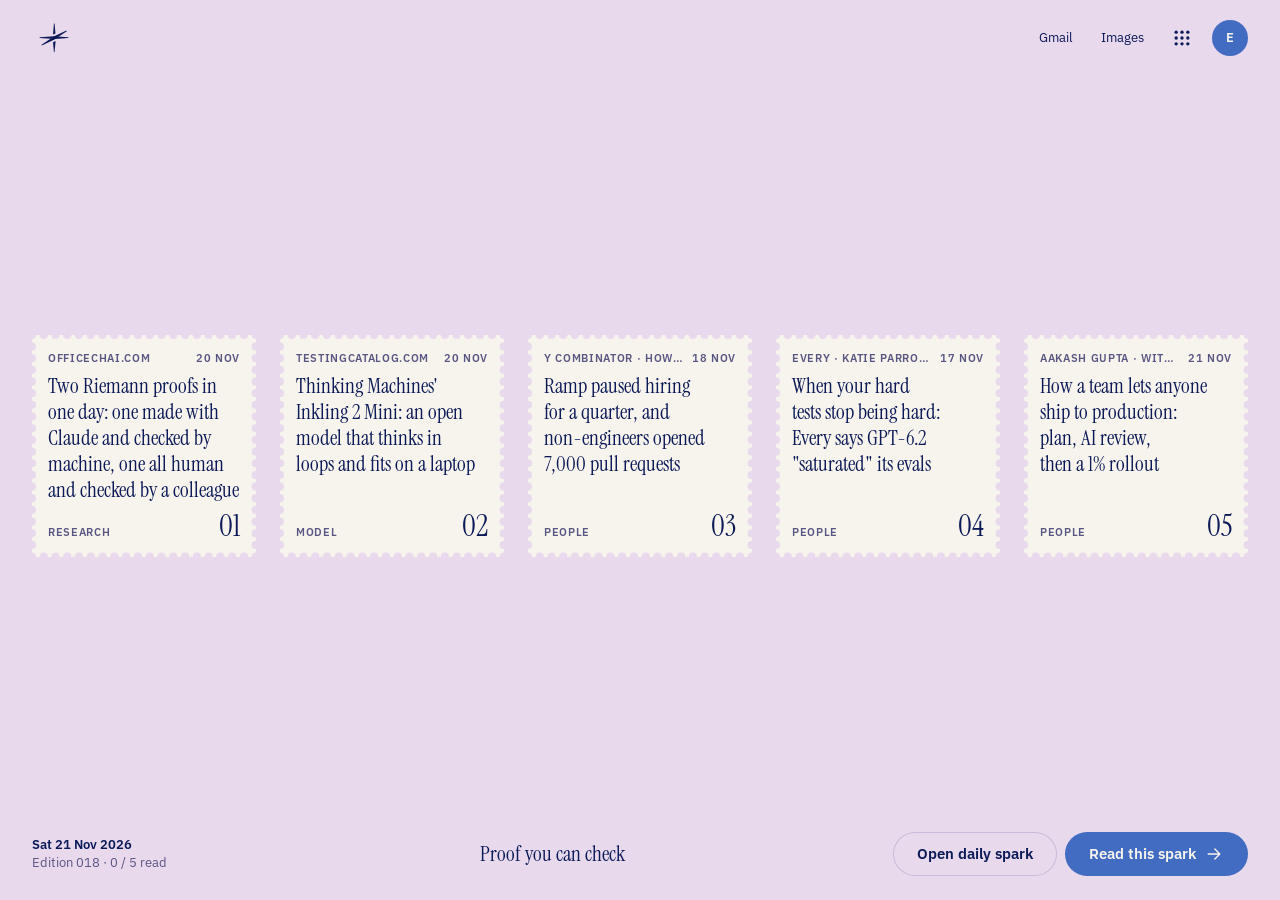
<file: newtab/index.html>
<!DOCTYPE html>
<html lang="en">
<head>
<base target="_top">
<meta charset="utf-8">
<meta name="viewport" content="width=device-width, initial-scale=1">
<title>daily spark · new tab</title>
<link rel="preconnect" href="https://fonts.googleapis.com">
<link rel="preconnect" href="https://fonts.gstatic.com" crossorigin>
<link href="https://fonts.googleapis.com/css2?family=IBM+Plex+Sans:wght@400;600&family=Instrument+Serif&display=swap" rel="stylesheet">
<link rel="stylesheet" href="newtab.css">
<script>/* follow the site's Menu > Appearance setting (same origin, so the same storage) */
(function () { var t = "auto"; try { t = JSON.parse(localStorage.getItem("ds-theme")) || "auto"; } catch (e) {} var d = window.matchMedia && window.matchMedia("(prefers-color-scheme: dark)").matches; document.documentElement.className = "t-" + (t === "dark" || (t !== "light" && d) ? "dark" : "light"); })();</script>
</head>
<body>
<div class="poster">
  <header class="top">
    <a class="brand" id="brand" href="#" aria-label="daily spark"><span class="mark" id="mark"></span></a>
    <nav class="links">
      <a href="https://mail.google.com/mail/">Gmail</a>
      <a href="https://www.google.com/imghp">Images</a>
      <button type="button" class="apps" id="appsBtn" aria-label="Google apps" aria-expanded="false" aria-controls="appsPanel">
        <svg viewBox="0 0 24 24" aria-hidden="true"><g fill="currentColor"><circle cx="5" cy="5" r="2"/><circle cx="12" cy="5" r="2"/><circle cx="19" cy="5" r="2"/><circle cx="5" cy="12" r="2"/><circle cx="12" cy="12" r="2"/><circle cx="19" cy="12" r="2"/><circle cx="5" cy="19" r="2"/><circle cx="12" cy="19" r="2"/><circle cx="19" cy="19" r="2"/></g></svg>
      </button>
      <a class="acct" href="https://myaccount.google.com/" aria-label="Google Account">E</a>
      <div class="panel" id="appsPanel" hidden></div>
    </nav>
  </header>
  <main class="field" id="field"><p class="status" id="status">Loading today's spark…</p></main>
  <footer class="bottom">
    <div class="b-left"><span class="num" id="date"></span><span class="num muted" id="ed"></span></div>
    <div class="b-mid" id="headline"></div>
    <div class="b-right"><a class="btn ghost" id="home" href="#">Open daily spark</a><a class="btn" id="full" href="#">Read this spark</a></div>
  </footer>
</div>
<script src="newtab.js"></script>
</body>
</html>
</file>
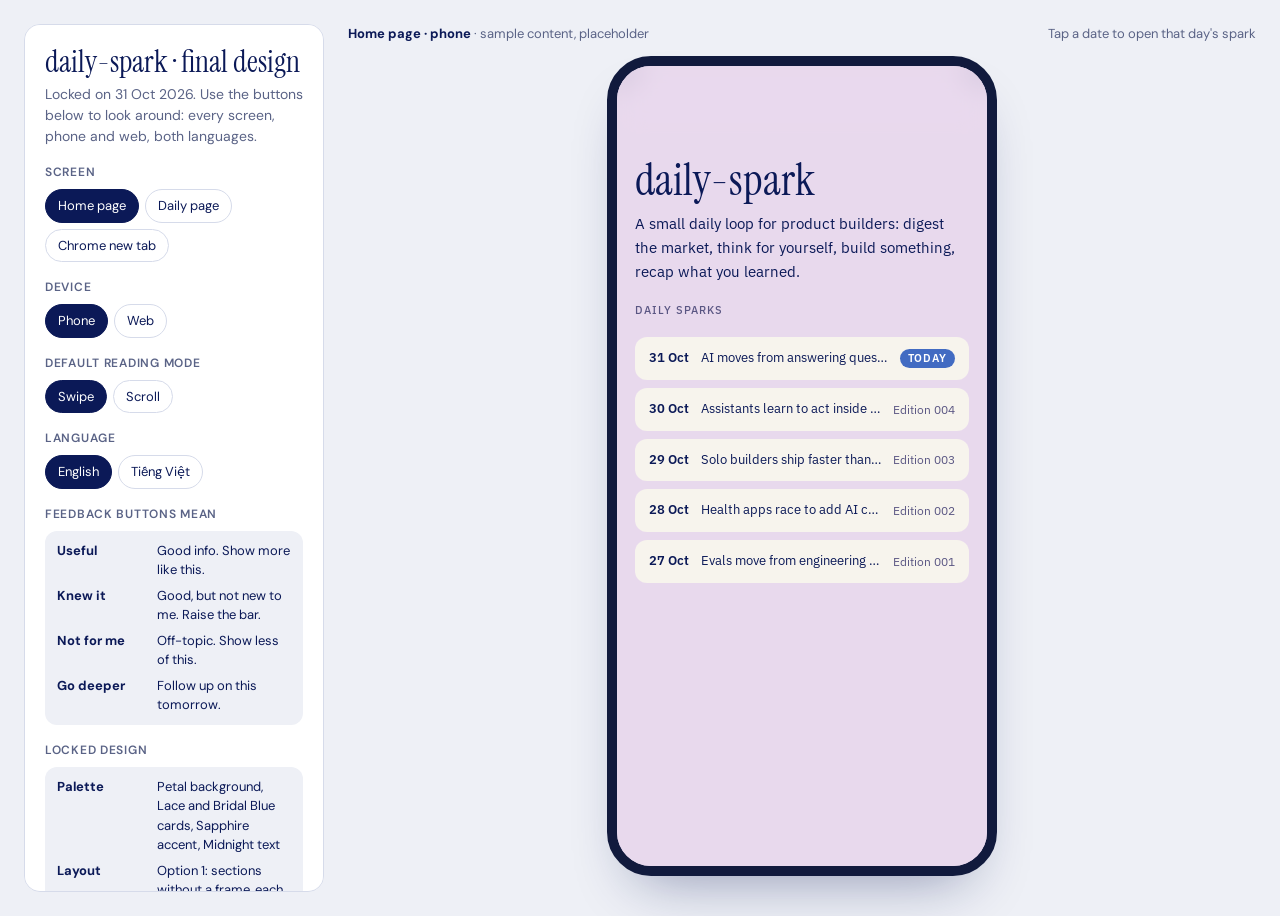
<file: design/final.html>
<!DOCTYPE html>
<html lang="en">
<head>
<meta charset="utf-8">
<meta name="viewport" content="width=device-width, initial-scale=1">
<title>daily-spark Final Design</title>
<link rel="preconnect" href="https://fonts.googleapis.com">
<link rel="preconnect" href="https://fonts.gstatic.com" crossorigin>
<link href="https://fonts.googleapis.com/css2?family=DM+Sans:opsz,wght@9..40,400;9..40,500;9..40,600&family=DM+Serif+Display&family=Fraunces:opsz,wght@9..144,400;9..144,600&family=IBM+Plex+Sans:wght@400;500;600&family=Instrument+Serif&family=Manrope:wght@400;500;600&display=swap" rel="stylesheet">
<style>
/* Studio chrome: single light world from the Petal palette.
   Layout: control panel (left, or top on phone) + live preview (right). */
:root {
  --midnight: #0b1957;
  --sapphire: #426bc2;
  --studio-bg: #eef0f6;
  --studio-ink: #0b1957;
  --studio-muted: #5a6386;
  --studio-line: #d6dbea;
  --ui-font: "DM Sans", system-ui, -apple-system, "Segoe UI", sans-serif;
  color-scheme: light;
}
* { box-sizing: border-box; }
[hidden] { display: none !important; }
html, body { margin: 0; }
body { background: var(--studio-bg); color: var(--studio-ink); font-family: var(--ui-font); font-size: 15px; line-height: 1.5; }
button, input, select, textarea { font: inherit; color: inherit; }
:focus-visible { outline: 2px solid var(--sapphire); outline-offset: 2px; }

.studio { display: grid; grid-template-columns: 300px minmax(0, 1fr); gap: 24px; max-width: 1440px; margin: 0 auto; padding: 24px; align-items: start; }
@media (max-width: 900px) { .studio { grid-template-columns: minmax(0, 1fr); padding: 16px; gap: 16px; } }

/* ---------- Control panel ---------- */
.panel { background: #fff; border: 1px solid var(--studio-line); border-radius: 16px; padding: 20px; display: grid; gap: 16px; position: sticky; top: 16px; max-height: calc(100vh - 32px); overflow-y: auto; }
@media (max-width: 900px) { .panel { position: static; max-height: none; } }
.panel h1 { font-family: "Instrument Serif", Georgia, serif; font-weight: 400; font-size: 30px; line-height: 1.1; margin: 0; }
.panel .lede { margin: 6px 0 0; color: var(--studio-muted); font-size: 14px; }
.group { display: grid; gap: 8px; }
.group > .label { font-size: 12px; font-weight: 600; letter-spacing: .06em; text-transform: uppercase; color: var(--studio-muted); }
.seg { display: flex; flex-wrap: wrap; gap: 6px; }
.seg button { border: 1px solid var(--studio-line); background: #fff; border-radius: 999px; padding: 6px 12px; font-size: 13px; cursor: pointer; }
.seg button[aria-pressed="true"] { background: var(--midnight); border-color: var(--midnight); color: #fff; }
.swatches { display: grid; grid-template-columns: repeat(2, 1fr); gap: 8px; }
.swatch { border: 1px solid var(--studio-line); border-radius: 12px; padding: 8px; background: #fff; cursor: pointer; text-align: left; display: grid; gap: 6px; font-size: 13px; }
.swatch[aria-pressed="true"] { border-color: var(--midnight); box-shadow: 0 0 0 1px var(--midnight); }
.swatch .chips { display: flex; height: 18px; border-radius: 6px; overflow: hidden; }
.swatch .chips span { flex: 1; }
.checks { display: grid; gap: 6px; }
.checks label { display: flex; gap: 8px; align-items: center; font-size: 14px; cursor: pointer; }
.legend { display: grid; gap: 6px; font-size: 13px; background: var(--studio-bg); border-radius: 12px; padding: 10px 12px; }
.legend div { display: grid; grid-template-columns: 92px 1fr; gap: 8px; }
.export { border-top: 1px solid var(--studio-line); padding-top: 16px; display: grid; gap: 8px; }
.btn-primary { background: var(--sapphire); color: #fff; border: 0; border-radius: 10px; padding: 10px 14px; font-weight: 600; cursor: pointer; }
.export textarea { width: 100%; min-height: 92px; font-family: ui-monospace, Menlo, monospace; font-size: 12px; border: 1px solid var(--studio-line); border-radius: 10px; padding: 8px; background: var(--studio-bg); resize: vertical; }
.hint { font-size: 12px; color: var(--studio-muted); margin: 0; }

/* ---------- Preview stage ---------- */
.stage { display: grid; gap: 12px; justify-items: center; min-width: 0; }
.stage-bar { width: 100%; display: flex; justify-content: space-between; align-items: center; gap: 12px; flex-wrap: wrap; font-size: 13px; color: var(--studio-muted); }
.stage-bar strong { color: var(--studio-ink); }
.device { width: 390px; max-width: 100%; height: 820px; border-radius: 44px; border: 10px solid #111a3d; overflow: hidden; box-shadow: 0 30px 60px -30px rgba(11,25,87,.45); position: relative; background: var(--p-bg); }
.device.web { width: 100%; max-width: 1100px; height: 760px; border-radius: 14px; border: 1px solid var(--studio-line); }
.device.newtab { height: 640px; }

/* ---------- daily-spark (preview) ----------
   One type scale: 11 label / 13 small / 15 body / 21 h3 / 30 h2 / 44 hero.
   All numbers: body font, lining + tabular figures. */
.ds {
  --gap: 18px;
  --item-gap: 14px;
  --t-label: 11px; --t-small: 13px; --t-body: 15px; --t-h3: 21px; --t-h2: 30px; --t-hero: 44px;
  position: relative; height: 100%; display: flex; flex-direction: column;
  background: var(--p-bg); color: var(--p-ink); font-family: var(--p-body); font-size: var(--t-body); line-height: 1.6;
  font-variant-numeric: lining-nums tabular-nums;
}
.ds.compact { --gap: 14px; --item-gap: 10px; --t-body: 14px; --t-h2: 26px; }
.lbl { font-family: var(--p-body); font-size: var(--t-label); letter-spacing: .09em; text-transform: uppercase; font-weight: 600; color: var(--p-accent); }
.lbl.muted { color: var(--p-muted); font-weight: 500; }
.small { font-size: var(--t-small); color: var(--p-muted); }
.num { font-family: var(--p-body); font-variant-numeric: lining-nums tabular-nums; }

/* translucent bars */
.bar { position: absolute; left: 0; right: 0; z-index: 5; background: var(--p-nav); -webkit-backdrop-filter: blur(14px) saturate(1.3); backdrop-filter: blur(14px) saturate(1.3); }
.bar.top { top: 0; border-bottom: 1px solid var(--p-line); }
.bar.bottom { bottom: 0; border-top: 1px solid var(--p-line); }
.topin { display: flex; align-items: center; justify-content: space-between; gap: 8px; padding: 12px 14px; }
.device:not(.web) .bar.top .topin { padding-top: 20px; }
.iconbtn { border: 1px solid var(--p-line); background: var(--p-chip); color: var(--p-ink); border-radius: 999px; height: 34px; min-width: 34px; padding: 0 12px; cursor: pointer; font-size: var(--t-small); display: inline-flex; align-items: center; gap: 6px; }
.iconbtn[aria-expanded="true"] { background: var(--p-ink); color: var(--p-bg); border-color: var(--p-ink); }
.datebtn { display: inline-flex; align-items: center; gap: 4px; }
.datebtn .d { font-weight: 600; }
.wordmark { font-family: var(--p-display); font-size: 22px; line-height: 1; }

.sheet { position: absolute; left: 10px; right: 10px; top: 70px; z-index: 6; top: 64px; background: var(--p-nav); -webkit-backdrop-filter: blur(18px) saturate(1.3); backdrop-filter: blur(18px) saturate(1.3); border: 1px solid var(--p-line); border-radius: 18px; padding: 16px; display: grid; gap: 16px; box-shadow: 0 20px 40px -20px rgba(11,25,87,.35); }
.device.web .sheet { left: auto; right: 16px; width: 340px; }
.device:not(.web) .sheet { top: 76px; }
.sheet .row { display: grid; gap: 8px; }
.seg2 { display: inline-flex; border: 1px solid var(--p-line); border-radius: 999px; overflow: hidden; width: fit-content; background: var(--p-chip); }
.seg2 button { border: 0; background: transparent; padding: 6px 14px; cursor: pointer; color: var(--p-muted); font-size: var(--t-small); }
.seg2 button[aria-pressed="true"] { background: var(--p-ink); color: var(--p-bg); }
.datelist { list-style: none; margin: 0; padding: 0; display: grid; gap: 6px; max-height: 230px; overflow-y: auto; }
.datelist button { width: 100%; text-align: left; border: 1px solid var(--p-line); background: var(--p-chip); color: var(--p-ink); border-radius: 12px; padding: 8px 12px; cursor: pointer; display: flex; justify-content: space-between; gap: 8px; font-size: var(--t-small); }
.datelist button[aria-current="true"] { border-color: var(--p-accent); box-shadow: inset 0 0 0 1px var(--p-accent); font-weight: 600; }

/* home */
.home { flex: 1; overflow-y: auto; padding: 84px 18px 32px; display: grid; gap: 18px; align-content: start; justify-items: start; }
.device:not(.web) .home { padding-top: 92px; }
.hero { display: grid; gap: 10px; max-width: 640px; }
.hero h1 { font-family: var(--p-display); font-weight: 400; font-size: var(--t-hero); line-height: 1; margin: 0; }
.hero p { margin: 0; color: var(--p-ink); }
.loop { display: flex; flex-wrap: wrap; gap: 8px; }
.loop > span { font-size: var(--t-small); border: 1px solid var(--p-line); background: var(--p-chip); border-radius: 999px; padding: 4px 12px; }
.days { display: grid; gap: 8px; max-width: 720px; width: 100%; }
.dayrow { display: grid; grid-template-columns: auto minmax(0, 1fr) auto; align-items: center; gap: 12px; text-align: left; border: 0; border-radius: 12px; padding: 11px 14px; background: var(--p-surface); color: var(--p-ink); cursor: pointer; font: inherit; }
.dayrow:hover { box-shadow: inset 0 0 0 1px var(--p-accent); }
.dayrow .dt { font-weight: 600; font-size: var(--t-small); white-space: nowrap; }
.dayrow .sum { font-size: var(--t-small); overflow: hidden; text-overflow: ellipsis; white-space: nowrap; }
.dayrow .ed { font-size: 12px; color: var(--p-muted); white-space: nowrap; }
.today { background: var(--p-accent); color: #fff; border-radius: 999px; padding: 1px 8px; font-size: var(--t-label); letter-spacing: .08em; text-transform: uppercase; font-weight: 600; }

/* detail */
.detail { flex: 1; min-height: 0; display: flex; flex-direction: column; }
.track { flex: 1; display: flex; overflow-x: auto; scroll-snap-type: x mandatory; scrollbar-width: none; min-height: 0; }
.track::-webkit-scrollbar { display: none; }
.slide { flex: 0 0 100%; min-width: 0; scroll-snap-align: center; padding: 74px 18px 76px; overflow-y: auto; display: flex; flex-direction: column; align-items: center; }
.device:not(.web) .slide { padding-top: 84px; }
.slide > .card { width: min(700px, 100%); }
.flow { flex: 1; overflow-y: auto; padding: 74px 18px 32px; display: grid; gap: 26px; align-content: start; justify-items: center; }
.device:not(.web) .flow { padding-top: 84px; }
.flow > .card { width: min(720px, 100%); }
.titlebtn { border: 0; background: transparent; color: var(--p-ink); font-weight: 600; font-size: var(--t-body); cursor: pointer; padding: 6px 8px; border-radius: 8px; display: inline-flex; gap: 6px; align-items: center; }
.titlebtn .caret { font-size: 10px; color: var(--p-muted); }
.dots { display: flex; justify-content: center; align-items: center; gap: 10px; padding: 12px 0 16px; }
.dots .dot { width: 7px; height: 7px; border-radius: 50%; background: var(--p-line); border: 0; padding: 0; cursor: pointer; }
.dots .dot[aria-current="true"] { background: var(--p-accent); width: 20px; border-radius: 6px; }
.dots .nav { border: 1px solid var(--p-line); background: var(--p-chip); color: var(--p-ink); border-radius: 999px; width: 32px; height: 32px; cursor: pointer; }

/* cards */
.card { position: relative; background: var(--card, var(--p-surface)); color: var(--p-ink); border-radius: 20px; padding: 22px; display: grid; gap: var(--gap); align-content: start; }
.layout-1 .card { background: transparent; padding: 4px 2px; border-radius: 0; }
.layout-1 .item, .layout-2 .card { position: relative; isolation: isolate; background: transparent; border-radius: 3px; margin: 6px; }
.layout-1 .item::before, .layout-2 .card::before {
  content: ""; position: absolute; inset: -6px; z-index: -1; border-radius: 2px;
  background:
    radial-gradient(circle at 50% 0, var(--p-bg) 4px, transparent 4.5px) 0 -1px / 13px 7px repeat-x,
    radial-gradient(circle at 50% 100%, var(--p-bg) 4px, transparent 4.5px) 0 calc(100% + 1px) / 13px 7px repeat-x,
    radial-gradient(circle at 0 50%, var(--p-bg) 4px, transparent 4.5px) -1px 0 / 7px 13px repeat-y,
    radial-gradient(circle at 100% 50%, var(--p-bg) 4px, transparent 4.5px) calc(100% + 1px) 0 / 7px 13px repeat-y,
    var(--card, var(--p-surface));
}
.layout-1 .item { padding: 18px; }
.layout-2 .item { background: transparent; border-radius: 0; padding: 0 0 26px; border-bottom: 1px solid var(--p-line); }
.layout-2 .items { gap: 26px; }
.layout-2 .items > .item:last-child, .layout-2 .card > .item:last-child { border-bottom: 0; padding-bottom: 0; }
.layout-2 .qs { gap: 22px; }
.layout-2 .qs li { background: transparent; border-radius: 0; padding: 0 0 22px; border-bottom: 1px solid var(--p-line); }
.layout-2 .qs li:last-child { border-bottom: 0; padding-bottom: 0; }
.layout-1 .qs li { padding: 18px; }
.stat { display: flex; align-items: baseline; gap: 10px; flex-wrap: wrap; }
.stat .v { font-family: var(--p-body); font-weight: 600; font-size: 26px; line-height: 1; color: var(--p-accent); font-variant-numeric: lining-nums tabular-nums; }
.stat .l { font-size: var(--t-small); color: var(--p-muted); }
.kicker { display: flex; justify-content: space-between; align-items: baseline; gap: 12px; }
.card h2 { font-family: var(--p-display); font-weight: 400; font-size: var(--t-h2); line-height: 1.08; margin: 0; text-wrap: balance; }
.card h3 { font-family: var(--p-display); font-weight: 400; font-size: var(--t-h3); line-height: 1.18; margin: 0; text-wrap: balance; }
.card p { margin: 0; }
.items { display: grid; gap: var(--gap); }
.item { background: var(--p-inset); border-radius: 14px; padding: 16px; display: grid; gap: var(--item-gap); }
.block { display: grid; gap: 6px; }
.srcline { display: flex; flex-wrap: wrap; gap: 4px 10px; align-items: baseline; font-size: var(--t-small); color: var(--p-muted); }
.srcline a { color: var(--p-accent); text-decoration: none; font-weight: 500; }
.srcline a:hover { text-decoration: underline; }
.badge { justify-self: start; font-size: var(--t-label); letter-spacing: .08em; text-transform: uppercase; border: 1px solid var(--p-line); border-radius: 999px; padding: 1px 8px; color: var(--p-muted); background: var(--p-chip); }
.pts { margin: 0; padding-left: 18px; display: grid; gap: 6px; }
.pts li::marker { color: var(--p-accent); }
.why { border-left: 2px solid var(--p-accent); padding-left: 12px; }
.fb { display: flex; gap: 8px; padding-top: 2px; }
.fb button { width: 34px; height: 34px; display: inline-grid; place-items: center; border: 1px solid var(--p-line); background: var(--p-chip); border-radius: 999px; padding: 0; cursor: pointer; color: var(--p-ink); }
.fb svg { width: 17px; height: 17px; fill: none; stroke: currentColor; stroke-width: 1.8; stroke-linecap: round; stroke-linejoin: round; }
.fbkey { display: grid; grid-template-columns: repeat(2, minmax(0, 1fr)); gap: 6px 12px; font-size: var(--t-small); }
.fbkey span { display: inline-flex; align-items: center; gap: 6px; }
.fbkey svg { width: 15px; height: 15px; fill: none; stroke: var(--p-accent); stroke-width: 1.8; stroke-linecap: round; stroke-linejoin: round; }
.fb button[aria-pressed="true"] { background: var(--p-accent); border-color: var(--p-accent); color: #fff; }
.lock { display: inline-flex; gap: 6px; align-items: center; font-size: 12px; border: 1px dashed var(--p-muted); border-radius: 999px; padding: 2px 10px; color: var(--p-muted); width: fit-content; }
.quote { font-family: var(--p-display); font-size: 26px; line-height: 1.15; margin: 0; text-wrap: balance; }
.qs { margin: 0; padding: 0; list-style: none; display: grid; gap: var(--item-gap); counter-reset: q; }
.qs li { background: var(--p-inset); border-radius: 14px; padding: 14px 16px; display: grid; grid-template-columns: 28px minmax(0, 1fr); gap: 6px; }
.qs li > .qn { font-family: var(--p-body); font-size: var(--t-small); font-weight: 600; color: var(--p-accent); padding-top: 3px; font-variant-numeric: lining-nums tabular-nums; }
.qs li > .qt { min-width: 0; }
.qs .ctx { display: block; font-size: var(--t-small); color: var(--p-muted); margin-top: 4px; }
.answer { width: 100%; min-height: 76px; border: 1px solid var(--p-line); border-radius: 12px; background: var(--p-field); padding: 10px 12px; resize: vertical; color: var(--p-ink); }
.ex-opt .goal { font-weight: 600; }
.ex-head { display: flex; justify-content: space-between; align-items: center; gap: 10px; }
.ex-opt ol { margin: 0; padding-left: 20px; display: grid; gap: 4px; }
.ex-opt button { border: 1px solid var(--p-accent); background: var(--p-chip); color: var(--p-accent); border-radius: 999px; padding: 4px 14px; font-size: var(--t-small); cursor: pointer; white-space: nowrap; }
.ex-opt button[aria-pressed="true"] { background: var(--p-accent); color: #fff; }
.save { justify-self: start; background: var(--p-ink); color: var(--p-bg); border: 0; border-radius: 999px; padding: 6px 18px; cursor: pointer; }

/* new tab */
.browser { height: 100%; display: flex; flex-direction: column; background: var(--p-bg); position: relative; }
.chrome-bar { display: flex; align-items: center; gap: 8px; padding: 8px 12px; background: #dfe3ee; font-size: 12px; color: #3b4466; }
.chrome-bar .tabx { background: #fff; border-radius: 8px 8px 0 0; padding: 4px 14px; }
.chrome-bar .dotsx { display: flex; gap: 5px; }
.chrome-bar .dotsx i { width: 10px; height: 10px; border-radius: 50%; background: #c2c8da; display: block; }
.nt-body { flex: 1; display: grid; place-items: center; padding: 24px 16px; overflow-y: auto; }
.nt-card { width: min(620px, 100%); }
.nt-heads { margin: 0; padding: 0; list-style: none; display: grid; gap: 8px; }
.nt-heads li { display: flex; justify-content: space-between; gap: 10px; background: var(--p-inset); border-radius: 10px; padding: 8px 12px; }
.nt-btns { display: flex; flex-wrap: wrap; gap: 8px; }
.nt-btns button { border: 1px solid var(--p-line); background: var(--p-chip); color: var(--p-ink); border-radius: 999px; padding: 6px 12px; cursor: pointer; font-size: var(--t-small); }
.nt-btns button[aria-pressed="true"] { background: var(--p-accent); border-color: var(--p-accent); color: #fff; }
.readfull { color: var(--p-accent); font-weight: 600; text-decoration: none; }
@media (prefers-reduced-motion: no-preference) { .track, .flow, .home { scroll-behavior: smooth; } }
</style>
</head>
<body>
<div class="studio">
  <aside class="panel" aria-label="Customize">
    <div>
      <h1>daily-spark · final design</h1>
      <p class="lede">Locked on 31 Oct 2026. Use the buttons below to look around: every screen, phone and web, both languages.</p>
    </div>
    <div class="group"><span class="label">Screen</span>
      <div class="seg" data-key="page"><button data-v="home">Home page</button><button data-v="day">Daily page</button><button data-v="newtab">Chrome new tab</button></div>
    </div>
    <div class="group"><span class="label">Device</span>
      <div class="seg" data-key="device"><button data-v="phone">Phone</button><button data-v="web">Web</button></div>
    </div>
    <div class="group"><span class="label">Default reading mode</span>
      <div class="seg" data-key="view"><button data-v="swipe">Swipe</button><button data-v="scroll">Scroll</button></div>
    </div>
    <div class="group" hidden><span class="label">Palette</span><div class="swatches" id="swatches"></div></div>
    <div class="group" hidden><span class="label">Card colors</span>
      <div class="seg" data-key="cardTone"><button data-v="pastel">One color per section</button><button data-v="single">Same for all</button></div>
    </div>
    <div class="group" hidden><span class="label">Card layout</span>
      <div class="seg" data-key="layout"><button data-v="1">Option 1 · stamp points</button><button data-v="2">Option 2 · stamp section</button></div>
    </div>
    <div class="group" hidden><span class="label">Headline font</span>
      <div class="seg" data-key="display"><button data-v="instrument">Instrument Serif</button><button data-v="fraunces">Fraunces</button><button data-v="dmserif">DM Serif</button></div>
    </div>
    <div class="group" hidden><span class="label">Body font</span>
      <div class="seg" data-key="body"><button data-v="dmsans">DM Sans</button><button data-v="manrope">Manrope</button><button data-v="plex">IBM Plex Sans</button></div>
    </div>
    <div class="group" hidden><span class="label">Spacing</span>
      <div class="seg" data-key="density"><button data-v="comfortable">Comfortable</button><button data-v="compact">Compact</button></div>
    </div>
    <div class="group"><span class="label">Language</span>
      <div class="seg" data-key="lang"><button data-v="en">English</button><button data-v="vi">Tiếng Việt</button></div>
    </div>
    <div class="group" hidden><span class="label">Sections to show</span><div class="checks" id="checks"></div></div>
    <div class="group"><span class="label">Feedback buttons mean</span>
      <div class="legend">
        <div><b>Useful</b><span>Good info. Show more like this.</span></div>
        <div><b>Knew it</b><span>Good, but not new to me. Raise the bar.</span></div>
        <div><b>Not for me</b><span>Off-topic. Show less of this.</span></div>
        <div><b>Go deeper</b><span>Follow up on this tomorrow.</span></div>
      </div>
    </div>
    <div class="group"><span class="label">Locked design</span>
      <div class="legend">
        <div><b>Palette</b><span>Petal background, Lace and Bridal Blue cards, Sapphire accent, Midnight text</span></div>
        <div><b>Layout</b><span>Option 1: sections without a frame, each point is a stamp card</span></div>
        <div><b>Fonts</b><span>Instrument Serif headlines, IBM Plex Sans for text and all numbers</span></div>
        <div><b>Reading</b><span>Swipe by default, scroll in the menu, EN / VI</span></div>
        <div><b>Home</b><span>One-line rows in one light beige, newest first</span></div>
      </div>
    </div>
    <div class="export" hidden>
      <button class="btn-primary" id="copyBtn" type="button">Copy my settings</button>
      <textarea id="out" readonly aria-label="Your settings"></textarea>
      <p class="hint" id="copyNote">Paste these settings into the chat. They become the final design.</p>
    </div>
  </aside>

  <main class="stage">
    <div class="stage-bar">
      <span><strong id="stageTitle"></strong> · sample content, placeholder</span>
      <span id="stageHint"></span>
    </div>
    <div class="device" id="device"></div>
  </main>
</div>

<script>
(function () {
  "use strict";
  var PALETTES = {
    lace:     { name: "Lace", bg: "#f7f4ed", ink: "#0b1957", muted: "#56618a", line: "rgba(11,25,87,.14)", accent: "#426bc2",
                surface: "#e9f3ff", inset: "rgba(255,255,255,.66)", chip: "rgba(255,255,255,.7)", field: "#ffffff", nav: "rgba(247,244,237,.74)",
                cards: ["#e9f3ff", "#e8d9ed", "#dde8fa", "#efe3f2", "#e9f3ff", "#e8d9ed"] },
    bridal:   { name: "Bridal Blue", bg: "#e9f3ff", ink: "#0b1957", muted: "#52608c", line: "rgba(11,25,87,.14)", accent: "#426bc2",
                surface: "#f7f4ed", inset: "rgba(255,255,255,.7)", chip: "rgba(255,255,255,.75)", field: "#ffffff", nav: "rgba(233,243,255,.74)",
                cards: ["#f7f4ed", "#e8d9ed", "#f2ecf6", "#efe3f2", "#f7f4ed", "#e8d9ed"] },
    petal:    { name: "Petal", bg: "#e8d9ed", ink: "#0b1957", muted: "#5a5683", line: "rgba(11,25,87,.14)", accent: "#426bc2",
                surface: "#f7f4ed", inset: "rgba(255,255,255,.66)", chip: "rgba(255,255,255,.72)", field: "#ffffff", nav: "rgba(232,217,237,.74)",
                cards: ["#f7f4ed", "#e9f3ff", "#f4effa", "#e9f3ff", "#f7f4ed", "#e9f3ff"] },
    midnight: { name: "Midnight", bg: "#0b1957", ink: "#f7f4ed", muted: "#aab4d8", line: "rgba(247,244,237,.16)", accent: "#9db8f0",
                surface: "#17286f", inset: "rgba(255,255,255,.07)", chip: "rgba(255,255,255,.08)", field: "rgba(255,255,255,.06)", nav: "rgba(11,25,87,.74)",
                cards: ["#17286f", "#20307c", "#1a2b74", "#25357f", "#17286f", "#20307c"] }
  };
  var DISPLAY = { instrument: '"Instrument Serif", Georgia, serif', fraunces: '"Fraunces", Georgia, serif', dmserif: '"DM Serif Display", Georgia, serif' };
  var BODY = { dmsans: '"DM Sans", system-ui, sans-serif', manrope: '"Manrope", system-ui, sans-serif', plex: '"IBM Plex Sans", system-ui, sans-serif' };
  var SECTIONS = ["frontier", "people", "work", "timeless", "think", "exercises"];

  var U = {
    en: { tagline: "A small daily loop for product builders: digest the market, think for yourself, build something, recap what you learned.",
      loop: ["Digest", "Think", "Build", "Recap"], sparks: "Daily sparks", today: "Today", edition: "Edition",
      allsparks: "All sparks", menu: "Menu", fbtitle: "Feedback icons", reading: "Reading", language: "Language", otherdays: "Other days", swipe: "Swipe", scroll: "Scroll",
      s_frontier: "Frontier", s_people: "From people you follow", s_work: "Relevant to your work", s_timeless: "Timeless", s_think: "Think", s_exercises: "Exercises",
      bigpic: "The big picture", principle: "The principle", points: "Key points", why: "Why it matters", take: "Takeaway for you", apply: "How to apply", example: "Example",
      private: "Private · only in your copy", watch: "What to watch next",
      fb_useful: "Useful", fb_knew: "Knew it", fb_notme: "Not for me", fb_deeper: "Go deeper",
      answer_ph: "Write 2 or 3 lines. Your own words.", pick: "Pick", picked: "Picked", output: "You will have",
      recap_title: "Tonight's recap", recap_ph: "What changed in how you think or act today? What did you learn?", save: "Save", saved: "Saved on this preview only",
      readfull: "Read the full spark →", nt_q: "Today's question", nt_heads: "Today's frontier", prev: "Previous", next: "Next",
      c_front: "frontier", c_people: "from people", c_ex: "exercises", min: "min read" },
    vi: { tagline: "Một vòng lặp nhỏ mỗi ngày cho người làm sản phẩm: nắm thị trường, tự suy nghĩ, xây một thứ gì đó, và tổng kết điều đã học.",
      loop: ["Tiếp nhận", "Suy ngẫm", "Xây", "Tổng kết"], sparks: "Các spark mỗi ngày", today: "Hôm nay", edition: "Số",
      allsparks: "Tất cả spark", menu: "Menu", fbtitle: "Biểu tượng phản hồi", reading: "Cách đọc", language: "Ngôn ngữ", otherdays: "Ngày khác", swipe: "Vuốt", scroll: "Cuộn",
      s_frontier: "Tin nóng", s_people: "Từ người bạn theo dõi", s_work: "Liên quan đến công việc", s_timeless: "Bất biến", s_think: "Suy ngẫm", s_exercises: "Bài tập",
      bigpic: "Bức tranh lớn", principle: "Nguyên tắc", points: "Ý chính", why: "Vì sao quan trọng", take: "Bài học cho bạn", apply: "Cách áp dụng", example: "Ví dụ",
      private: "Riêng tư · chỉ trong bản của bạn", watch: "Điều cần theo dõi tiếp",
      fb_useful: "Hữu ích", fb_knew: "Đã biết", fb_notme: "Không hợp", fb_deeper: "Đào sâu",
      answer_ph: "Viết 2 hoặc 3 dòng, bằng lời của bạn.", pick: "Chọn", picked: "Đã chọn", output: "Kết quả",
      recap_title: "Recap tối nay", recap_ph: "Hôm nay điều gì thay đổi trong cách bạn nghĩ hoặc làm? Bạn học được gì?", save: "Lưu", saved: "Chỉ lưu trong bản xem thử này",
      readfull: "Đọc spark đầy đủ →", nt_q: "Câu hỏi hôm nay", nt_heads: "Tin nóng hôm nay", prev: "Trước", next: "Sau",
      c_front: "tin nóng", c_people: "từ người theo dõi", c_ex: "bài tập", min: "phút đọc" }
  };

  var DAYS = [
    { d: { en: "Sat 31 Oct 2026", vi: "Thứ Bảy, 31/10/2026" }, short: "31 Oct", ed: "005", f: 4, p: 3, m: 9,
      s: { en: "AI moves from answering questions to doing whole jobs.", vi: "AI chuyển từ trả lời câu hỏi sang làm trọn công việc." } },
    { d: { en: "Fri 30 Oct 2026", vi: "Thứ Sáu, 30/10/2026" }, short: "30 Oct", ed: "004", f: 3, p: 3, m: 8,
      s: { en: "Assistants learn to act inside the browser; apps rethink their front door.", vi: "Trợ lý học cách thao tác trong trình duyệt; ứng dụng nghĩ lại cửa ngõ của mình." } },
    { d: { en: "Thu 29 Oct 2026", vi: "Thứ Năm, 29/10/2026" }, short: "29 Oct", ed: "003", f: 2, p: 3, m: 7,
      s: { en: "Solo builders ship faster than ever; distribution is the new moat.", vi: "Builder làm một mình ra sản phẩm nhanh hơn bao giờ hết; phân phối là hào lũy mới." } },
    { d: { en: "Wed 28 Oct 2026", vi: "Thứ Tư, 28/10/2026" }, short: "28 Oct", ed: "002", f: 3, p: 2, m: 8,
      s: { en: "Health apps race to add AI coaching; trust becomes the product.", vi: "Ứng dụng sức khỏe đua nhau thêm huấn luyện AI; niềm tin trở thành sản phẩm." } },
    { d: { en: "Tue 27 Oct 2026", vi: "Thứ Ba, 27/10/2026" }, short: "27 Oct", ed: "001", f: 4, p: 3, m: 9,
      s: { en: "Evals move from engineering into the PM toolkit.", vi: "Evals chuyển từ kỹ thuật sang bộ công cụ của PM." } }
  ];

  // Sample edition content (placeholder)
  var C = {
    frontier: {
      big: { en: "This week AI moved from answering questions to doing whole jobs. Labs are shipping agents that run for hours, assistants are gaining action modes, and builders are talking about evals more than prompts. For product people, the unit of design is shifting from screens to delegated outcomes.",
             vi: "Tuần này AI chuyển từ trả lời câu hỏi sang làm trọn công việc. Các lab ra mắt agent chạy hàng giờ, trợ lý có thêm chế độ hành động, và builder nói về evals nhiều hơn prompt. Với người làm sản phẩm, đơn vị thiết kế đang chuyển từ màn hình sang kết quả được giao trọn." },
      items: [
        { date: "30 Oct 2026", src: "openai.com", tag: "Model",
          t: { en: "A frontier lab ships agents that work for hours on one task", vi: "Một lab AI hàng đầu ra mắt agent làm việc hàng giờ cho một nhiệm vụ" },
          p: { en: ["Agents keep working across many steps without a person checking each one", "Pricing moves toward paying per finished task", "Early users report the biggest gains in research and data cleanup"],
               vi: ["Agent làm qua nhiều bước mà không cần người kiểm tra từng bước", "Giá chuyển dần sang trả theo nhiệm vụ hoàn thành", "Người dùng sớm thấy hiệu quả lớn nhất ở nghiên cứu và làm sạch dữ liệu"] },
          w: { en: "Products will be judged by outcomes delivered, not features clicked. Onboarding has to teach people what to hand off.", vi: "Sản phẩm sẽ được đánh giá bằng kết quả mang lại, không phải số tính năng được bấm. Onboarding phải dạy người dùng nên giao việc gì." } },
        { date: "30 Oct 2026", src: "blog.google", tag: "Assistant",
          t: { en: "A major assistant adds an action mode for everyday tasks", vi: "Một trợ lý lớn thêm chế độ hành động cho việc hằng ngày" },
          p: { en: ["Books, fills forms and compares options inside the browser", "Asks for confirmation before anything with money", "Rolling out in the US first"],
               vi: ["Đặt chỗ, điền form và so sánh lựa chọn ngay trong trình duyệt", "Hỏi xác nhận trước mọi việc liên quan đến tiền", "Ra mắt ở Mỹ trước"] },
          w: { en: "Consumer apps may get used through assistants instead of their own screens. Clear, structured pages become a distribution channel.", vi: "Ứng dụng tiêu dùng có thể được dùng qua trợ lý thay vì màn hình riêng. Trang có cấu trúc rõ ràng trở thành một kênh phân phối." } },
        { date: "31 Oct 2026", src: "producthunt.com", tag: "Launch",
          t: { en: "Top launch: a tool that turns support tickets into roadmap items", vi: "Ra mắt nổi bật: công cụ biến ticket hỗ trợ thành mục roadmap" },
          p: { en: ["Clusters tickets by the job users were trying to do", "Links each cluster to revenue at risk", "Free for small teams"],
               vi: ["Gom ticket theo công việc người dùng đang cố làm", "Gắn mỗi nhóm với doanh thu có nguy cơ mất", "Miễn phí cho team nhỏ"] },
          w: { en: "Customer signal is getting cheaper to read. The edge moves to deciding what to do with it.", vi: "Đọc tín hiệu khách hàng ngày càng rẻ. Lợi thế chuyển sang việc quyết định làm gì với nó." } },
        { date: "31 Oct 2026", src: "news.ycombinator.com", tag: "Debate",
          t: { en: "Builders debate eval-first development", vi: "Builder tranh luận về phát triển ưu tiên evals" },
          p: { en: ["Top thread: write tests for model output before writing prompts", "Pushback: evals go stale as users change", "Middle ground: weekly review of real failures"],
               vi: ["Chủ đề nổi bật: viết test cho đầu ra của model trước khi viết prompt", "Phản biện: evals nhanh lỗi thời khi người dùng thay đổi", "Trung dung: xem lại lỗi thật mỗi tuần"] },
          w: { en: "Evals are becoming a PM skill, not only an engineering one.", vi: "Evals đang trở thành kỹ năng của PM, không chỉ của kỹ sư." } }
      ],
      watch: { en: "Whether assistants open their action modes to third-party apps, and how pricing per task changes consumer subscriptions.", vi: "Liệu các trợ lý có mở chế độ hành động cho ứng dụng bên thứ ba, và giá theo nhiệm vụ sẽ thay đổi gói thuê bao tiêu dùng ra sao." }
    },
    people: [
      { who: "Lenny's Podcast", kind: { en: "New episode · 68 min · from transcript", vi: "Tập mới · 68 phút · từ transcript" }, date: "30 Oct 2026", src: "lennysnewsletter.com",
        t: { en: "How PMs at AI labs replace specs with evals", vi: "PM ở các AI lab thay spec bằng evals như thế nào" },
        p: { en: ["Teams write 20 to 50 examples of great output before building", "The eval set becomes the shared definition of done", "PMs review failures weekly, like bug triage", "Good evals include the boring cases users hit most"],
             vi: ["Team viết 20 đến 50 ví dụ đầu ra tốt trước khi xây", "Bộ eval trở thành định nghĩa chung về hoàn thành", "PM xem lại lỗi hằng tuần, như phân loại bug", "Eval tốt có cả những trường hợp nhàm chán mà người dùng gặp nhiều nhất"] },
        k: { en: "Your next PRD can start as a table: example input, ideal output, why it is ideal.", vi: "PRD tiếp theo của bạn có thể bắt đầu bằng một bảng: đầu vào mẫu, đầu ra lý tưởng, vì sao nó lý tưởng." } },
      { who: "Starter Story Build", kind: { en: "New video · 22 min · from description + comments", vi: "Video mới · 22 phút · từ mô tả + bình luận" }, date: "29 Oct 2026", src: "youtube.com",
        t: { en: "A solo builder ships a niche AI tool in one weekend", vi: "Một builder làm một mình ra mắt công cụ AI ngách trong một cuối tuần" },
        p: { en: ["Found 200 potential users in one online community before coding", "Built only the one workflow they repeated every day", "Charged from day one to test real demand", "Used the first 10 users' words as landing page copy"],
             vi: ["Tìm 200 người dùng tiềm năng trong một cộng đồng trước khi code", "Chỉ xây đúng một quy trình họ lặp lại mỗi ngày", "Thu phí từ ngày đầu để kiểm tra nhu cầu thật", "Dùng chính lời của 10 người dùng đầu làm nội dung landing page"] },
        k: { en: "Distribution first, product second. Before your weekend build, name the 20 people who will use it.", vi: "Phân phối trước, sản phẩm sau. Trước khi build cuối tuần, hãy kể tên 20 người sẽ dùng nó." } },
      { who: "Aakash Gupta", kind: { en: "Newsletter · 12 min read", vi: "Bản tin · 12 phút đọc" }, date: "31 Oct 2026", src: "news.aakashg.com",
        t: { en: "The AI PM skills hiring managers test in 2026", vi: "Những kỹ năng AI PM nhà tuyển dụng kiểm tra năm 2026" },
        p: { en: ["Prototyping with AI tools in the interview itself", "Writing and reading evals", "Explaining model trade-offs (cost, speed, quality) in plain words", "Showing one shipped AI feature end to end"],
             vi: ["Làm prototype bằng công cụ AI ngay trong buổi phỏng vấn", "Viết và đọc evals", "Giải thích đánh đổi của model (chi phí, tốc độ, chất lượng) bằng lời đơn giản", "Trình bày trọn vẹn một tính năng AI đã ra mắt"] },
        k: { en: "These four skills match your candidate Major. One public eval write-up could prove two of them.", vi: "Bốn kỹ năng này khớp với chuyên môn chính bạn đang cân nhắc. Một bài viết công khai về evals có thể chứng minh hai trong số đó." } }
    ],
    work: [
      { t: { en: "Show value before the signup wall", vi: "Cho thấy giá trị trước bức tường đăng ký" },
        p: { en: ["Your recap: US users drop at account creation", "Two Frontier items point the same way: people want one result first", "Test idea: a 'try one result' screen before signup"],
             vi: ["Recap của bạn: người dùng Mỹ rời đi ở bước tạo tài khoản", "Hai tin nóng hôm nay cùng chỉ một hướng: người dùng muốn thấy một kết quả trước", "Ý tưởng thử nghiệm: màn hình 'thử một kết quả' trước khi đăng ký"] },
        k: { en: "Bring one sketch of the 'try first' screen to your next team sync.", vi: "Mang một bản phác màn hình 'thử trước' tới buổi sync tiếp theo của team." } },
      { t: { en: "Apply the eval idea to your current feature", vi: "Áp dụng ý tưởng evals vào tính năng hiện tại" },
        p: { en: ["List 5 real user inputs from last week", "Write what a great answer looks like for each", "Use it as acceptance criteria"],
             vi: ["Liệt kê 5 đầu vào thật từ người dùng tuần trước", "Viết câu trả lời tuyệt vời cho từng cái trông thế nào", "Dùng làm tiêu chí nghiệm thu"] },
        k: { en: "A 5-row table beats a long spec for an AI feature.", vi: "Một bảng 5 dòng tốt hơn một spec dài cho tính năng AI." } }
    ],
    timeless: {
      q: { en: "Talk about their life, not your idea.", vi: "Hỏi về cuộc sống của họ, đừng hỏi về ý tưởng của bạn." },
      src: "The Mom Test · Rob Fitzpatrick", date: "2013 · book",
      e: { en: "People are polite. If you pitch your idea, they will say it sounds great. Compliments are noise; what someone did last week is signal.", vi: "Mọi người lịch sự. Nếu bạn giới thiệu ý tưởng, họ sẽ khen hay. Lời khen là nhiễu; điều họ đã làm tuần trước mới là tín hiệu." },
      a: { en: ["Ask 'When did this last happen? What did you do?'", "Ask what they have already tried and paid for", "Write down facts, not opinions, after each call"],
           vi: ["Hỏi 'Lần gần nhất việc này xảy ra là khi nào? Bạn đã làm gì?'", "Hỏi họ đã thử và trả tiền cho giải pháp nào", "Sau mỗi cuộc gọi, ghi lại sự thật, không ghi ý kiến"] },
      x: { en: "Instead of 'Would you use a meal plan feature?', ask 'What did you eat yesterday, and how did you decide?'", vi: "Thay vì hỏi 'Bạn có dùng tính năng thực đơn không?', hãy hỏi 'Hôm qua bạn ăn gì, và bạn quyết định thế nào?'" }
    },
    think: [
      { q: { en: "If evals are the new spec, what are 5 examples of great output for the feature you are working on?", vi: "Nếu evals là spec mới, 5 ví dụ đầu ra tuyệt vời cho tính năng bạn đang làm là gì?" },
        c: { en: "Connects Frontier #4 and Lenny's episode to your work.", vi: "Nối tin nóng #4 và tập podcast của Lenny với công việc của bạn." } },
      { q: { en: "Which assumption this week came from a compliment instead of behavior?", vi: "Giả định nào của bạn tuần này đến từ một lời khen thay vì hành vi?" },
        c: { en: "Today's timeless principle, tested on your week.", vi: "Thử nguyên tắc bất biến hôm nay với tuần của bạn." } },
      { q: { en: "If users could hand off a whole task, what would they hand off to your product first?", vi: "Nếu người dùng có thể giao trọn một việc, họ sẽ giao việc gì cho sản phẩm của bạn đầu tiên?" },
        c: { en: "The big picture: from screens to delegated outcomes.", vi: "Bức tranh lớn: từ màn hình sang kết quả được giao trọn." } }
    ],
    exercises: [
      { k: "work", tag: { en: "Work", vi: "Công việc" }, time: "30 min",
        g: { en: "Turn one feature into an eval table", vi: "Biến một tính năng thành bảng eval" },
        s: { en: ["Pick the feature you are on this week", "Write 5 real inputs and the ideal output for each", "Share it with your tech lead as acceptance criteria"], vi: ["Chọn tính năng bạn đang làm tuần này", "Viết 5 đầu vào thật và đầu ra lý tưởng cho từng cái", "Chia sẻ với tech lead như tiêu chí nghiệm thu"] },
        o: { en: "A 5-row table your team can test against", vi: "Một bảng 5 dòng để team kiểm tra" } },
      { k: "write", tag: { en: "Write", vi: "Viết" }, time: "20 min",
        g: { en: "Draft a post: evals are the new PRD", vi: "Nháp bài đăng: evals là PRD mới" },
        s: { en: ["Open with one moment from your own work", "Give 3 reasons, one line each", "End with a question to your readers"], vi: ["Mở đầu bằng một khoảnh khắc từ công việc của bạn", "Đưa 3 lý do, mỗi lý do một dòng", "Kết bằng một câu hỏi cho người đọc"] },
        o: { en: "A LinkedIn draft in your own words", vi: "Một bản nháp LinkedIn bằng lời của bạn" } },
      { k: "build", tag: { en: "Build", vi: "Xây" }, time: "45 min",
        g: { en: "Make a tiny eval sheet for an AI tool you use daily", vi: "Làm bảng eval nhỏ cho một công cụ AI bạn dùng hằng ngày" },
        s: { en: ["Choose one tool and one task you repeat", "Run 5 inputs and score each answer 1 to 5", "Note the pattern in the low scores"], vi: ["Chọn một công cụ và một việc bạn lặp lại", "Chạy 5 đầu vào và chấm mỗi câu trả lời từ 1 đến 5", "Ghi lại quy luật ở những điểm thấp"] },
        o: { en: "Your first eval, ready for your personal lab", vi: "Bảng eval đầu tiên, sẵn sàng cho lab cá nhân của bạn" } }
    ]
  };


  var state = {
    page: "home", device: "phone", view: "swipe", palette: "petal", cardTone: "pastel", layout: "1",
    display: "instrument", body: "plex", density: "comfortable", lang: "en",
    sections: { frontier: true, people: true, work: true, timeless: true, think: true, exercises: true },
    picked: "", fb: {}, slide: 0, day: 0, menu: false
  };
  try {
    var saved = JSON.parse(localStorage.getItem("ds-final-v1") || "null");
    if (saved && typeof saved === "object") Object.keys(saved).forEach(function (k) { if (k in state && ["slide", "menu", "palette", "layout", "cardTone", "display", "body", "density", "sections"].indexOf(k) < 0) state[k] = saved[k]; });
  } catch (e) {}
  function persist() { try { localStorage.setItem("ds-final-v1", JSON.stringify(state)); } catch (e) {} }
  function esc(s) { return String(s).replace(/[&<>"]/g, function (c) { return { "&": "&amp;", "<": "&lt;", ">": "&gt;", '"': "&quot;" }[c]; }); }
  function u(k) { return U[state.lang][k]; }
  function L(o) { return o[state.lang]; }
  function list(arr) { return '<ul class="pts">' + arr.map(function (x) { return "<li>" + esc(x) + "</li>"; }).join("") + "</ul>"; }
  function two(n) { return String(n).padStart(2, "0"); }

  // ---------- Panel ----------
  var sw = document.getElementById("swatches");
  Object.keys(PALETTES).forEach(function (k) {
    var p = PALETTES[k], b = document.createElement("button");
    b.type = "button"; b.className = "swatch"; b.dataset.v = k;
    b.innerHTML = '<span class="chips"><span style="background:' + p.bg + '"></span><span style="background:' + p.cards[0] + '"></span><span style="background:' + p.cards[1] +
      '"></span><span style="background:' + p.accent + '"></span><span style="background:' + p.ink + '"></span></span>' + esc(p.name);
    b.addEventListener("click", function () { state.palette = k; update(); });
    sw.appendChild(b);
  });
  var checks = document.getElementById("checks");
  SECTIONS.forEach(function (s) {
    var l = document.createElement("label"); l.setAttribute("for", "chk-" + s);
    l.innerHTML = '<input type="checkbox" id="chk-' + s + '"> <span data-sec="' + s + '"></span>';
    l.querySelector("input").addEventListener("change", function (e) { state.sections[s] = e.target.checked; state.slide = 0; update(); });
    checks.appendChild(l);
  });
  document.querySelectorAll(".seg[data-key]").forEach(function (seg) {
    seg.querySelectorAll("button").forEach(function (b) {
      b.type = "button";
      b.addEventListener("click", function () { state[seg.dataset.key] = b.dataset.v; state.menu = false; if (seg.dataset.key !== "lang") state.slide = 0; update(); });
    });
  });
  document.getElementById("copyBtn").addEventListener("click", function () {
    var out = document.getElementById("out"), note = document.getElementById("copyNote");
    out.select();
    if (navigator.clipboard && navigator.clipboard.writeText) {
      navigator.clipboard.writeText(out.value).then(function () { note.textContent = "Copied. Paste it into the chat with Claude."; },
        function () { note.textContent = "Copy was blocked. The text is selected above: copy it by hand."; });
    } else { note.textContent = "The text is selected above: copy it by hand."; }
  });

  // ---------- Pieces ----------
  function cardColor(i) { var p = PALETTES[state.palette]; return state.cardTone === "pastel" ? p.cards[i % p.cards.length] : p.surface; }
  function kicker(sec, i, total) {
    return '<div class="kicker"><h2>' + esc(u("s_" + sec)) + '</h2><span class="lbl muted num">' + two(i + 1) + " / " + two(total) + "</span></div>";
  }
  function srcline(date, src, extra) {
    return '<div class="srcline"><span class="num">' + esc(date) + '</span><a href="#source">' + esc(src) + ' ↗</a>' + (extra ? '<span>' + esc(extra) + '</span>' : "") + '</div>';
  }
  var ICON = {
    useful: '<svg viewBox="0 0 24 24" aria-hidden="true"><path d="M7 11v9H4v-9h3zm0 9h9.6a2 2 0 0 0 2-1.6l1.2-6A2 2 0 0 0 17.8 10H14l.7-3.6a1.8 1.8 0 0 0-3.3-1.3L7 11"/></svg>',
    knew: '<svg viewBox="0 0 24 24" aria-hidden="true"><path d="M3 12.5l4.5 4.5L17 7.5"/><path d="M12 17l9.5-9.5"/></svg>',
    notme: '<svg viewBox="0 0 24 24" aria-hidden="true"><g transform="rotate(180 12 12)"><path d="M7 11v9H4v-9h3zm0 9h9.6a2 2 0 0 0 2-1.6l1.2-6A2 2 0 0 0 17.8 10H14l.7-3.6a1.8 1.8 0 0 0-3.3-1.3L7 11"/></g></svg>',
    deeper: '<svg viewBox="0 0 24 24" aria-hidden="true"><circle cx="11" cy="11" r="6.5"/><path d="M20 20l-4.3-4.3M11 8.5v5M8.5 11h5"/></svg>'
  };
  var FBK = [["useful", "fb_useful"], ["knew", "fb_knew"], ["notme", "fb_notme"], ["deeper", "fb_deeper"]];
  function fb(id) {
    var v = state.fb[id] || "";
    return '<div class="fb" role="group" aria-label="Feedback">' + FBK.map(function (k) {
      return '<button type="button" data-fb="' + id + '" data-val="' + k[0] + '" aria-pressed="' + (v === k[0]) + '" aria-label="' + esc(u(k[1])) + '" title="' + esc(u(k[1])) + '">' + ICON[k[0]] + '</button>';
    }).join("") + "</div>";
  }
  function fbKey() {
    return '<div class="fbkey">' + FBK.map(function (k) { return '<span>' + ICON[k[0]] + esc(u(k[1])) + '</span>'; }).join("") + '</div>';
  }
  var STATS = {
    f0: { v: "7 hrs", l: { en: "longest single agent run reported", vi: "lần chạy agent dài nhất được ghi nhận" } },
    f2: { v: "#1", l: { en: "product of the day", vi: "sản phẩm của ngày" } },
    p0: { v: "20 to 50", l: { en: "examples written before building", vi: "ví dụ được viết trước khi xây" } },
    p1: { v: "200", l: { en: "users found before writing code", vi: "người dùng tìm được trước khi code" } },
    p2: { v: "4", l: { en: "skills tested in AI PM interviews", vi: "kỹ năng được kiểm tra khi phỏng vấn AI PM" } }
  };
  function stat(id) { var x = STATS[id]; return x ? '<div class="stat"><span class="v">' + esc(x.v) + '</span><span class="l">' + esc(L(x.l)) + '</span></div>' : ""; }
  function block(label, html) { return '<div class="block"><span class="lbl">' + esc(label) + '</span>' + html + '</div>'; }

  function sectionHTML(sec, i, total) {
    var body = "";
    if (sec === "frontier") {
      var F = C.frontier;
      body = '' +
        '<div class="item">' + block(u("bigpic"), '<p>' + esc(L(F.big)) + '</p>') + '</div><div class="items">' +
        F.items.map(function (it, j) {
          return '<div class="item">' + srcline(it.date, it.src) + '<span class="badge">' + esc(it.tag) + '</span><h3>' + esc(L(it.t)) + '</h3>' + stat("f" + j) +
            block(u("points"), list(L(it.p))) + '<div class="why">' + block(u("why"), '<p>' + esc(L(it.w)) + '</p>') + '</div>' + fb("f" + j) + '</div>';
        }).join("") + '</div>' +
        '<div class="item">' + block(u("watch"), '<p>' + esc(L(F.watch)) + '</p>') + '</div>';
    } else if (sec === "people") {
      body = '<div class="items">' + C.people.map(function (it, j) {
        return '<div class="item">' + srcline(it.date, it.src, it.who) + '<span class="small">' + esc(L(it.kind)) + '</span><h3>' + esc(L(it.t)) + '</h3>' + stat("p" + j) +
          block(u("points"), list(L(it.p))) + '<div class="why">' + block(u("take"), '<p>' + esc(L(it.k)) + '</p>') + '</div>' + fb("p" + j) + '</div>';
      }).join("") + '</div>';
    } else if (sec === "work") {
      body = '<span class="lock">🔒 ' + esc(u("private")) + '</span><div class="items">' + C.work.map(function (it, j) {
        return '<div class="item"><h3>' + esc(L(it.t)) + '</h3>' + block(u("points"), list(L(it.p))) +
          '<div class="why">' + block(u("take"), '<p>' + esc(L(it.k)) + '</p>') + '</div>' + fb("w" + j) + '</div>';
      }).join("") + '</div>';
    } else if (sec === "timeless") {
      var T = C.timeless;
      body = '<div class="items"><div class="item"><span class="lbl">' + esc(u("principle")) + '</span><p class="quote">' + esc(L(T.q)) + '</p>' + srcline(T.date, T.src) + '</div>' +
        '<div class="item"><p>' + esc(L(T.e)) + '</p></div>' +
        '<div class="item">' + block(u("apply"), list(L(T.a))) + '</div>' +
        '<div class="item">' + block(u("example"), '<p>' + esc(L(T.x)) + '</p>') + fb("t0") + '</div></div>';
    } else if (sec === "think") {
      body = '<ol class="qs">' + C.think.map(function (it, j) {
        return '<li class="item"><span class="qn">' + two(j + 1) + '</span><span class="qt">' + esc(L(it.q)) + '<span class="ctx">' + esc(L(it.c)) + '</span></span></li>';
      }).join("") + '</ol><div class="block"><label class="lbl" for="ans">' + esc(u("answer_ph")) + '</label><textarea class="answer" id="ans"></textarea></div>';
    } else if (sec === "exercises") {
      body = '<div class="items">' + C.exercises.map(function (e) {
        var on = state.picked === e.k;
        return '<div class="item ex-opt"><div class="ex-head"><span class="lbl"><span>' + esc(L(e.tag)) + '</span> · <span class="num">' + esc(e.time) + '</span></span><button type="button" data-pick="' + e.k + '" aria-pressed="' + on + '">' +
          esc(on ? u("picked") : u("pick")) + '</button></div><span class="goal">' + esc(L(e.g)) + '</span><ol>' + L(e.s).map(function (x) { return "<li>" + esc(x) + "</li>"; }).join("") +
          '</ol><span class="small">' + esc(u("output")) + ': ' + esc(L(e.o)) + '</span></div>';
      }).join("") + '</div><div class="item"><h3>' + esc(u("recap_title")) + '</h3><label class="small" for="recapBox">' + esc(u("recap_ph")) +
        '</label><textarea class="answer" id="recapBox"></textarea><button type="button" class="save" id="saveRecap">' + esc(u("save")) +
        '</button><span class="small" id="savedNote" hidden>' + esc(u("saved")) + '</span></div>';
    }
    return '<article class="card" id="sec-' + sec + '" style="--card:' + cardColor(i) + '">' + kicker(sec, i, total) + body + '</article>';
  }

  function langSeg() {
    return '<div class="seg2" role="group" aria-label="' + esc(u("language")) + '"><button type="button" data-inner="lang" data-v="en" aria-pressed="' + (state.lang === "en") +
      '">EN</button><button type="button" data-inner="lang" data-v="vi" aria-pressed="' + (state.lang === "vi") + '">VI</button></div>';
  }
  function homeHTML() {
    return '<div class="bar top"><div class="topin" style="justify-content: flex-end">' + langSeg() + '</div></div>' +
      '<div class="home"><section class="hero"><h1>daily-spark</h1><p>' + esc(u("tagline")) + '</p></section>' +
      '<span class="lbl muted">' + esc(u("sparks")) + '</span><div class="days">' + DAYS.map(function (d, i) {
        return '<button type="button" class="dayrow" data-day="' + i + '" style="--card:' + cardColor(i) + '"><span class="dt num">' + esc(d.short) +
          '</span><span class="sum">' + esc(L(d.s)) + '</span>' + (i === 0 ? '<span class="today">' + esc(u("today")) + '</span>' :
          '<span class="ed"><span>' + esc(u("edition")) + '</span> <span class="num">' + d.ed + '</span></span>') + '</button>';
      }).join("") + '</div></div>';
  }
  function dayNav(secs) {
    var isWeb = state.device === "web";
    var top = '<div class="bar top"><div class="topin">' +
      '<button type="button" class="iconbtn" data-home="1" aria-label="' + esc(u("allsparks")) + '">←' + (isWeb ? " " + esc(u("allsparks")) : "") + '</button>' +
      '<button type="button" class="titlebtn" data-menu="1" aria-expanded="' + state.menu + '"><span class="num">' + esc(isWeb ? L(DAYS[state.day].d) : DAYS[state.day].short) + '</span><span class="caret">▼</span></button>' +
      '<button type="button" class="iconbtn" data-menu="1" aria-expanded="' + state.menu + '" aria-label="' + esc(u("menu")) + '">☰</button></div></div>';
    var sheet = state.menu ? '<div class="sheet" role="dialog" aria-label="' + esc(u("menu")) + '">' +
      '<div class="row"><span class="lbl muted">' + esc(u("reading")) + '</span><div class="seg2"><button type="button" data-inner="view" data-v="swipe" aria-pressed="' + (state.view === "swipe") + '">' +
      esc(u("swipe")) + '</button><button type="button" data-inner="view" data-v="scroll" aria-pressed="' + (state.view === "scroll") + '">' + esc(u("scroll")) + '</button></div></div>' +
      '<div class="row"><span class="lbl muted">' + esc(u("language")) + '</span>' + langSeg() + '</div>' +
      '<div class="row"><span class="lbl muted">' + esc(u("fbtitle")) + '</span>' + fbKey() + '</div>' +
      '<div class="row"><span class="lbl muted">' + esc(u("otherdays")) + '</span><ul class="datelist">' + DAYS.map(function (d, i) {
        return '<li><button type="button" data-day="' + i + '" aria-current="' + (i === state.day) + '"><span class="num">' + esc(L(d.d)) + '</span><span><span>' + esc(u("edition")) + '</span> <span class="num">' + d.ed + '</span></span></button></li>';
      }).join("") + '</ul></div></div>' : "";
    return top + sheet;
  }
  function dayHTML(secs) {
    var reading;
    if (state.view === "swipe") {
      reading = '<div class="track" id="track">' + secs.map(function (s, i) { return '<div class="slide">' + sectionHTML(s, i, secs.length) + '</div>'; }).join("") + '</div>' +
        '<div class="bar bottom"><nav class="dots" aria-label="Cards"><button type="button" class="nav" id="prev" aria-label="' + esc(u("prev")) + '">‹</button>' +
        secs.map(function (s, i) { return '<button type="button" class="dot" data-go="' + i + '" aria-label="' + esc(u("s_" + s)) + '" aria-current="' + (i === state.slide) + '"></button>'; }).join("") +
        '<button type="button" class="nav" id="next" aria-label="' + esc(u("next")) + '">›</button></nav></div>';
    } else {
      reading = '<div class="flow" id="flow">' + secs.map(function (s, i) { return sectionHTML(s, i, secs.length); }).join("") + '</div>';
    }
    return '<div class="detail">' + reading + '</div>' + dayNav(secs);
  }

  function renderPreview() {
    var p = PALETTES[state.palette], dev = document.getElementById("device");
    var isWeb = state.device === "web" || state.page === "newtab";
    dev.className = "device" + (isWeb ? " web" : "") + (state.page === "newtab" ? " newtab" : "");
    dev.setAttribute("style", "--p-bg:" + p.bg + ";--p-ink:" + p.ink + ";--p-muted:" + p.muted + ";--p-line:" + p.line + ";--p-accent:" + p.accent + ";--p-surface:" + p.surface +
      ";--p-inset:" + p.inset + ";--p-chip:" + p.chip + ";--p-field:" + p.field + ";--p-nav:" + p.nav + ";--p-display:" + DISPLAY[state.display] + ";--p-body:" + BODY[state.body] + ";");
    var cls = "ds layout-" + state.layout + (state.density === "compact" ? " compact" : "");
    var secs = SECTIONS.filter(function (s) { return state.sections[s]; });
    if (state.slide >= secs.length) state.slide = 0;

    if (state.page === "newtab") {
      var on = state.picked;
      dev.innerHTML = '<div class="browser ' + cls + '"><div class="chrome-bar"><span class="dotsx"><i></i><i></i><i></i></span><span class="tabx">New Tab</span></div>' +
        '<div class="nt-body"><article class="card nt-card" style="--card:' + cardColor(0) + '"><div class="kicker"><span class="wordmark">daily-spark</span><span class="lbl muted num">' + esc(L(DAYS[0].d)) + '</span></div>' +
        '<div class="item">' + block(u("bigpic"), '<p>' + esc(L(C.frontier.big)) + '</p>') + '</div>' +
        '<div class="block"><span class="lbl">' + esc(u("nt_heads")) + '</span><ul class="nt-heads">' + C.frontier.items.map(function (it) {
          return '<li><span>' + esc(L(it.t)) + '</span><span class="small num">' + esc(it.src) + '</span></li>'; }).join("") + '</ul></div>' +
        '<div class="item">' + block(u("nt_q"), '<p>' + esc(L(C.think[0].q)) + '</p>') + '</div><div class="nt-btns">' + C.exercises.map(function (e) {
          return '<button type="button" data-pick="' + e.k + '" aria-pressed="' + (on === e.k) + '"><span>' + esc(L(e.tag)) + '</span> · <span class="num">' + esc(e.time) + '</span></button>'; }).join("") +
        '</div><a class="readfull" href="#full">' + esc(u("readfull")) + '</a></article></div></div>';
    } else if (state.page === "home") {
      dev.innerHTML = '<div class="' + cls + '">' + homeHTML() + '</div>';
    } else {
      dev.innerHTML = '<div class="' + cls + '">' + dayHTML(secs) + '</div>';
    }
    wire(dev, secs);
  }

  function wire(dev, secs) {
    var track = document.getElementById("track");
    function mark(i) {
      dev.querySelectorAll(".dot").forEach(function (d, j) { d.setAttribute("aria-current", String(j === i)); });
      dev.querySelectorAll(".secnav button").forEach(function (d, j) { d.setAttribute("aria-current", String(j === i)); });
    }
    function go(i) {
      i = Math.max(0, Math.min(secs.length - 1, i));
      if (track) { track.scrollTo({ left: track.clientWidth * i }); }
      else {
        var el = document.getElementById("sec-" + secs[i]), f = document.getElementById("flow");
        if (el && f) f.scrollTo({ top: el.offsetTop - 76 });
        mark(i);
      }
    }
    if (track) {
      requestAnimationFrame(function () { track.scrollLeft = track.clientWidth * state.slide; });
      var tmr;
      track.addEventListener("scroll", function () {
        clearTimeout(tmr);
        tmr = setTimeout(function () { var i = Math.round(track.scrollLeft / track.clientWidth); if (i !== state.slide) { state.slide = i; mark(i); } }, 80);
      });
      document.getElementById("prev").addEventListener("click", function () { go(state.slide - 1); });
      document.getElementById("next").addEventListener("click", function () { go(state.slide + 1); });
      dev.querySelectorAll(".dot").forEach(function (d) { d.addEventListener("click", function () { go(+d.dataset.go); }); });
      var down = false, sx = 0, sl = 0;
      track.addEventListener("pointerdown", function (e) {
        if (e.pointerType !== "mouse" || e.target.closest("button, textarea, a")) return;
        down = true; sx = e.clientX; sl = track.scrollLeft; track.style.scrollSnapType = "none";
      });
      window.addEventListener("pointermove", function (e) { if (down) track.scrollLeft = sl - (e.clientX - sx); });
      window.addEventListener("pointerup", function () { if (!down) return; down = false; track.style.scrollSnapType = ""; go(Math.round(track.scrollLeft / track.clientWidth)); });
    }
    dev.querySelectorAll("[data-jump]").forEach(function (b) { b.addEventListener("click", function () { go(+b.dataset.jump); }); });
    dev.querySelectorAll("[data-day]").forEach(function (b) { b.addEventListener("click", function () { state.day = +b.dataset.day; state.page = "day"; state.slide = 0; state.menu = false; update(); }); });
    dev.querySelectorAll("[data-dstep]").forEach(function (b) { b.addEventListener("click", function () {
      state.day = Math.max(0, Math.min(DAYS.length - 1, state.day + (+b.dataset.dstep))); state.slide = 0; update(); }); });
    dev.querySelectorAll("[data-home]").forEach(function (b) { b.addEventListener("click", function () { state.page = "home"; state.menu = false; update(); }); });
    dev.querySelectorAll("[data-menu]").forEach(function (b) { b.addEventListener("click", function () { state.menu = !state.menu; update(); }); });
    dev.querySelectorAll("[data-inner]").forEach(function (b) { b.addEventListener("click", function () { state[b.dataset.inner] = b.dataset.v; if (b.dataset.inner === "view") state.slide = 0; update(); }); });
    dev.querySelectorAll("[data-pick]").forEach(function (b) { b.addEventListener("click", function () { state.picked = state.picked === b.dataset.pick ? "" : b.dataset.pick; update(); }); });
    dev.querySelectorAll("[data-fb]").forEach(function (b) {
      b.addEventListener("click", function () {
        var id = b.dataset.fb, v = b.dataset.val;
        state.fb[id] = state.fb[id] === v ? "" : v;
        dev.querySelectorAll('[data-fb="' + id + '"]').forEach(function (x) { x.setAttribute("aria-pressed", String(state.fb[id] === x.dataset.val)); });
        persist();
      });
    });
    var sv = document.getElementById("saveRecap");
    if (sv) sv.addEventListener("click", function () { document.getElementById("savedNote").hidden = false; });
  }

  function update() {
    document.querySelectorAll(".seg[data-key]").forEach(function (seg) {
      seg.querySelectorAll("button").forEach(function (b) { b.setAttribute("aria-pressed", String(state[seg.dataset.key] === b.dataset.v)); });
    });
    sw.querySelectorAll(".swatch").forEach(function (b) { b.setAttribute("aria-pressed", String(state.palette === b.dataset.v)); });
    SECTIONS.forEach(function (s) {
      document.getElementById("chk-" + s).checked = !!state.sections[s];
      checks.querySelector('[data-sec="' + s + '"]').textContent = U.en["s_" + s] + (s === "work" ? " (private)" : "");
    });
    var titles = { home: "Home page", day: "Daily page", newtab: "Chrome new tab" };
    var hints = { home: "Tap a date to open that day's spark", day: "Tap the date or ☰ for reading mode, language and other days", newtab: "Compact card on every new tab" };
    document.getElementById("stageTitle").textContent = titles[state.page] + " · " + (state.device === "web" || state.page === "newtab" ? "web" : "phone");
    document.getElementById("stageHint").textContent = hints[state.page];
    var settings = {
      default_reading: state.view, palette: state.palette, card_colors: state.cardTone, card_layout: "option " + state.layout,
      headline_font: state.display, body_font: state.body, spacing: state.density, default_language: state.lang,
      sections: SECTIONS.filter(function (s) { return state.sections[s]; })
    };
    document.getElementById("out").value = "daily-spark design settings v4\n" + JSON.stringify(settings, null, 2);
    renderPreview(); persist();
  }
  update();
})();
</script>
</body>
</html>
</file>
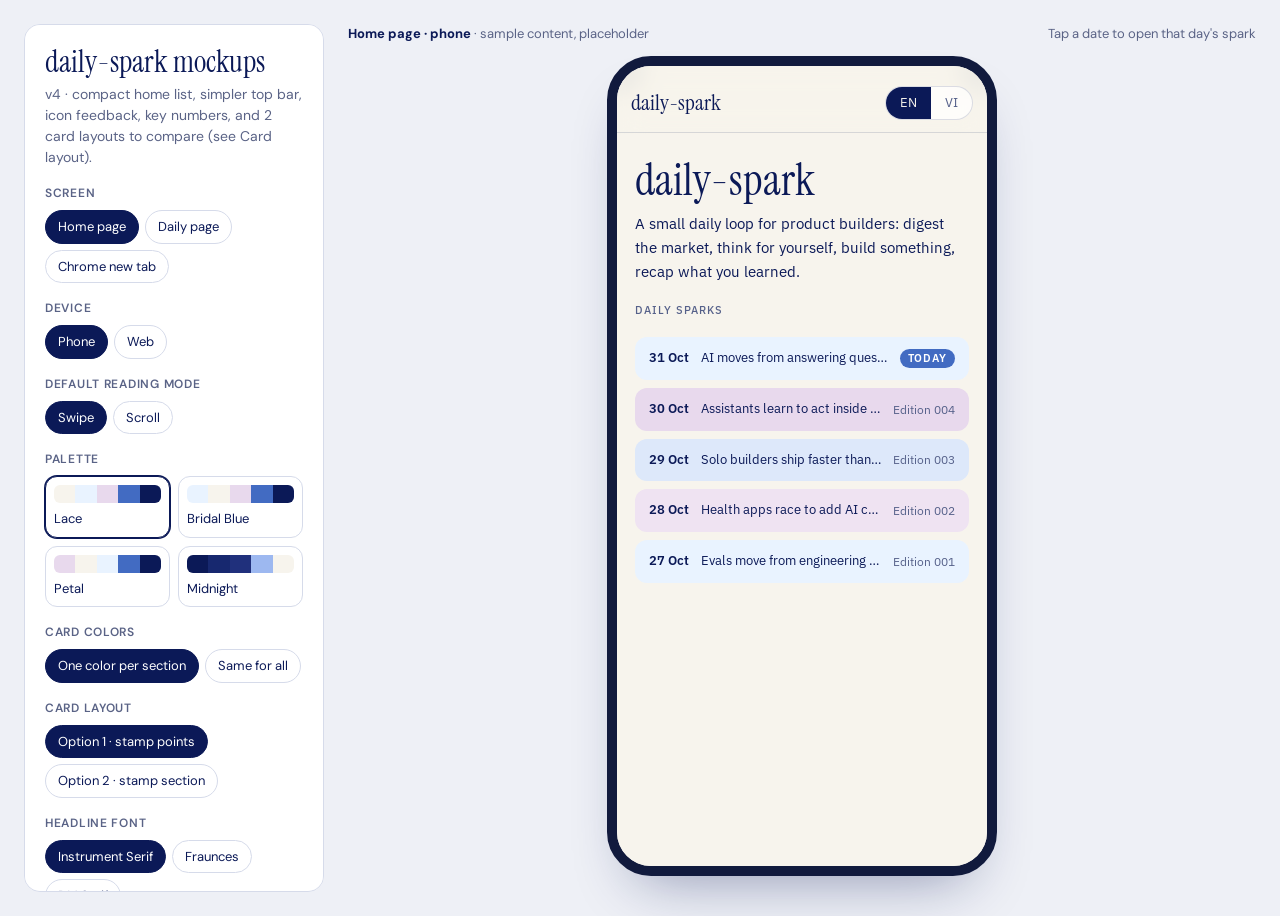
<file: design/mockup.html>
<!DOCTYPE html>
<html lang="en">
<head>
<meta charset="utf-8">
<meta name="viewport" content="width=device-width, initial-scale=1">
<title>daily-spark Mockups</title>
<link rel="preconnect" href="https://fonts.googleapis.com">
<link rel="preconnect" href="https://fonts.gstatic.com" crossorigin>
<link href="https://fonts.googleapis.com/css2?family=DM+Sans:opsz,wght@9..40,400;9..40,500;9..40,600&family=DM+Serif+Display&family=Fraunces:opsz,wght@9..144,400;9..144,600&family=IBM+Plex+Sans:wght@400;500;600&family=Instrument+Serif&family=Manrope:wght@400;500;600&display=swap" rel="stylesheet">
<style>
/* Studio chrome: single light world from the Petal palette.
   Layout: control panel (left, or top on phone) + live preview (right). */
:root {
  --midnight: #0b1957;
  --sapphire: #426bc2;
  --studio-bg: #eef0f6;
  --studio-ink: #0b1957;
  --studio-muted: #5a6386;
  --studio-line: #d6dbea;
  --ui-font: "DM Sans", system-ui, -apple-system, "Segoe UI", sans-serif;
  color-scheme: light;
}
* { box-sizing: border-box; }
html, body { margin: 0; }
body { background: var(--studio-bg); color: var(--studio-ink); font-family: var(--ui-font); font-size: 15px; line-height: 1.5; }
button, input, select, textarea { font: inherit; color: inherit; }
:focus-visible { outline: 2px solid var(--sapphire); outline-offset: 2px; }

.studio { display: grid; grid-template-columns: 300px minmax(0, 1fr); gap: 24px; max-width: 1440px; margin: 0 auto; padding: 24px; align-items: start; }
@media (max-width: 900px) { .studio { grid-template-columns: minmax(0, 1fr); padding: 16px; gap: 16px; } }

/* ---------- Control panel ---------- */
.panel { background: #fff; border: 1px solid var(--studio-line); border-radius: 16px; padding: 20px; display: grid; gap: 16px; position: sticky; top: 16px; max-height: calc(100vh - 32px); overflow-y: auto; }
@media (max-width: 900px) { .panel { position: static; max-height: none; } }
.panel h1 { font-family: "Instrument Serif", Georgia, serif; font-weight: 400; font-size: 30px; line-height: 1.1; margin: 0; }
.panel .lede { margin: 6px 0 0; color: var(--studio-muted); font-size: 14px; }
.group { display: grid; gap: 8px; }
.group > .label { font-size: 12px; font-weight: 600; letter-spacing: .06em; text-transform: uppercase; color: var(--studio-muted); }
.seg { display: flex; flex-wrap: wrap; gap: 6px; }
.seg button { border: 1px solid var(--studio-line); background: #fff; border-radius: 999px; padding: 6px 12px; font-size: 13px; cursor: pointer; }
.seg button[aria-pressed="true"] { background: var(--midnight); border-color: var(--midnight); color: #fff; }
.swatches { display: grid; grid-template-columns: repeat(2, 1fr); gap: 8px; }
.swatch { border: 1px solid var(--studio-line); border-radius: 12px; padding: 8px; background: #fff; cursor: pointer; text-align: left; display: grid; gap: 6px; font-size: 13px; }
.swatch[aria-pressed="true"] { border-color: var(--midnight); box-shadow: 0 0 0 1px var(--midnight); }
.swatch .chips { display: flex; height: 18px; border-radius: 6px; overflow: hidden; }
.swatch .chips span { flex: 1; }
.checks { display: grid; gap: 6px; }
.checks label { display: flex; gap: 8px; align-items: center; font-size: 14px; cursor: pointer; }
.legend { display: grid; gap: 6px; font-size: 13px; background: var(--studio-bg); border-radius: 12px; padding: 10px 12px; }
.legend div { display: grid; grid-template-columns: 92px 1fr; gap: 8px; }
.export { border-top: 1px solid var(--studio-line); padding-top: 16px; display: grid; gap: 8px; }
.btn-primary { background: var(--sapphire); color: #fff; border: 0; border-radius: 10px; padding: 10px 14px; font-weight: 600; cursor: pointer; }
.export textarea { width: 100%; min-height: 92px; font-family: ui-monospace, Menlo, monospace; font-size: 12px; border: 1px solid var(--studio-line); border-radius: 10px; padding: 8px; background: var(--studio-bg); resize: vertical; }
.hint { font-size: 12px; color: var(--studio-muted); margin: 0; }

/* ---------- Preview stage ---------- */
.stage { display: grid; gap: 12px; justify-items: center; min-width: 0; }
.stage-bar { width: 100%; display: flex; justify-content: space-between; align-items: center; gap: 12px; flex-wrap: wrap; font-size: 13px; color: var(--studio-muted); }
.stage-bar strong { color: var(--studio-ink); }
.device { width: 390px; max-width: 100%; height: 820px; border-radius: 44px; border: 10px solid #111a3d; overflow: hidden; box-shadow: 0 30px 60px -30px rgba(11,25,87,.45); position: relative; background: var(--p-bg); }
.device.web { width: 100%; max-width: 1100px; height: 760px; border-radius: 14px; border: 1px solid var(--studio-line); }
.device.newtab { height: 640px; }

/* ---------- daily-spark (preview) ----------
   One type scale: 11 label / 13 small / 15 body / 21 h3 / 30 h2 / 44 hero.
   All numbers: body font, lining + tabular figures. */
.ds {
  --gap: 18px;
  --item-gap: 14px;
  --t-label: 11px; --t-small: 13px; --t-body: 15px; --t-h3: 21px; --t-h2: 30px; --t-hero: 44px;
  position: relative; height: 100%; display: flex; flex-direction: column;
  background: var(--p-bg); color: var(--p-ink); font-family: var(--p-body); font-size: var(--t-body); line-height: 1.6;
  font-variant-numeric: lining-nums tabular-nums;
}
.ds.compact { --gap: 14px; --item-gap: 10px; --t-body: 14px; --t-h2: 26px; }
.lbl { font-family: var(--p-body); font-size: var(--t-label); letter-spacing: .09em; text-transform: uppercase; font-weight: 600; color: var(--p-accent); }
.lbl.muted { color: var(--p-muted); font-weight: 500; }
.small { font-size: var(--t-small); color: var(--p-muted); }
.num { font-family: var(--p-body); font-variant-numeric: lining-nums tabular-nums; }

/* translucent bars */
.bar { position: absolute; left: 0; right: 0; z-index: 5; background: var(--p-nav); -webkit-backdrop-filter: blur(14px) saturate(1.3); backdrop-filter: blur(14px) saturate(1.3); }
.bar.top { top: 0; border-bottom: 1px solid var(--p-line); }
.bar.bottom { bottom: 0; border-top: 1px solid var(--p-line); }
.topin { display: flex; align-items: center; justify-content: space-between; gap: 8px; padding: 12px 14px; }
.device:not(.web) .bar.top .topin { padding-top: 20px; }
.iconbtn { border: 1px solid var(--p-line); background: var(--p-chip); color: var(--p-ink); border-radius: 999px; height: 34px; min-width: 34px; padding: 0 12px; cursor: pointer; font-size: var(--t-small); display: inline-flex; align-items: center; gap: 6px; }
.iconbtn[aria-expanded="true"] { background: var(--p-ink); color: var(--p-bg); border-color: var(--p-ink); }
.datebtn { display: inline-flex; align-items: center; gap: 4px; }
.datebtn .d { font-weight: 600; }
.wordmark { font-family: var(--p-display); font-size: 22px; line-height: 1; }

.sheet { position: absolute; left: 10px; right: 10px; top: 70px; z-index: 6; top: 64px; background: var(--p-nav); -webkit-backdrop-filter: blur(18px) saturate(1.3); backdrop-filter: blur(18px) saturate(1.3); border: 1px solid var(--p-line); border-radius: 18px; padding: 16px; display: grid; gap: 16px; box-shadow: 0 20px 40px -20px rgba(11,25,87,.35); }
.device.web .sheet { left: auto; right: 16px; width: 340px; }
.device:not(.web) .sheet { top: 76px; }
.sheet .row { display: grid; gap: 8px; }
.seg2 { display: inline-flex; border: 1px solid var(--p-line); border-radius: 999px; overflow: hidden; width: fit-content; background: var(--p-chip); }
.seg2 button { border: 0; background: transparent; padding: 6px 14px; cursor: pointer; color: var(--p-muted); font-size: var(--t-small); }
.seg2 button[aria-pressed="true"] { background: var(--p-ink); color: var(--p-bg); }
.datelist { list-style: none; margin: 0; padding: 0; display: grid; gap: 6px; max-height: 230px; overflow-y: auto; }
.datelist button { width: 100%; text-align: left; border: 1px solid var(--p-line); background: var(--p-chip); color: var(--p-ink); border-radius: 12px; padding: 8px 12px; cursor: pointer; display: flex; justify-content: space-between; gap: 8px; font-size: var(--t-small); }
.datelist button[aria-current="true"] { border-color: var(--p-accent); box-shadow: inset 0 0 0 1px var(--p-accent); font-weight: 600; }

/* home */
.home { flex: 1; overflow-y: auto; padding: 84px 18px 32px; display: grid; gap: 18px; align-content: start; justify-items: start; }
.device:not(.web) .home { padding-top: 92px; }
.hero { display: grid; gap: 10px; max-width: 640px; }
.hero h1 { font-family: var(--p-display); font-weight: 400; font-size: var(--t-hero); line-height: 1; margin: 0; }
.hero p { margin: 0; color: var(--p-ink); }
.loop { display: flex; flex-wrap: wrap; gap: 8px; }
.loop > span { font-size: var(--t-small); border: 1px solid var(--p-line); background: var(--p-chip); border-radius: 999px; padding: 4px 12px; }
.days { display: grid; gap: 8px; max-width: 720px; width: 100%; }
.dayrow { display: grid; grid-template-columns: auto minmax(0, 1fr) auto; align-items: center; gap: 12px; text-align: left; border: 0; border-radius: 12px; padding: 11px 14px; background: var(--card); color: var(--p-ink); cursor: pointer; font: inherit; }
.dayrow:hover { box-shadow: inset 0 0 0 1px var(--p-accent); }
.dayrow .dt { font-weight: 600; font-size: var(--t-small); white-space: nowrap; }
.dayrow .sum { font-size: var(--t-small); overflow: hidden; text-overflow: ellipsis; white-space: nowrap; }
.dayrow .ed { font-size: 12px; color: var(--p-muted); white-space: nowrap; }
.today { background: var(--p-accent); color: #fff; border-radius: 999px; padding: 1px 8px; font-size: var(--t-label); letter-spacing: .08em; text-transform: uppercase; font-weight: 600; }

/* detail */
.detail { flex: 1; min-height: 0; display: flex; flex-direction: column; }
.track { flex: 1; display: flex; overflow-x: auto; scroll-snap-type: x mandatory; scrollbar-width: none; min-height: 0; }
.track::-webkit-scrollbar { display: none; }
.slide { flex: 0 0 100%; min-width: 0; scroll-snap-align: center; padding: 74px 18px 76px; overflow-y: auto; display: flex; flex-direction: column; align-items: center; }
.device:not(.web) .slide { padding-top: 84px; }
.slide > .card { width: min(700px, 100%); }
.flow { flex: 1; overflow-y: auto; padding: 74px 18px 32px; display: grid; gap: 26px; align-content: start; justify-items: center; }
.device:not(.web) .flow { padding-top: 84px; }
.flow > .card { width: min(720px, 100%); }
.titlebtn { border: 0; background: transparent; color: var(--p-ink); font-weight: 600; font-size: var(--t-body); cursor: pointer; padding: 6px 8px; border-radius: 8px; display: inline-flex; gap: 6px; align-items: center; }
.titlebtn .caret { font-size: 10px; color: var(--p-muted); }
.dots { display: flex; justify-content: center; align-items: center; gap: 10px; padding: 12px 0 16px; }
.dots .dot { width: 7px; height: 7px; border-radius: 50%; background: var(--p-line); border: 0; padding: 0; cursor: pointer; }
.dots .dot[aria-current="true"] { background: var(--p-accent); width: 20px; border-radius: 6px; }
.dots .nav { border: 1px solid var(--p-line); background: var(--p-chip); color: var(--p-ink); border-radius: 999px; width: 32px; height: 32px; cursor: pointer; }

/* cards */
.card { position: relative; background: var(--card, var(--p-surface)); color: var(--p-ink); border-radius: 20px; padding: 22px; display: grid; gap: var(--gap); align-content: start; }
.layout-1 .card { background: transparent; padding: 4px 2px; border-radius: 0; }
.layout-1 .item, .layout-2 .card { position: relative; isolation: isolate; background: transparent; border-radius: 3px; margin: 6px; }
.layout-1 .item::before, .layout-2 .card::before {
  content: ""; position: absolute; inset: -6px; z-index: -1; border-radius: 2px;
  background:
    radial-gradient(circle at 50% 0, var(--p-bg) 4px, transparent 4.5px) 0 -1px / 13px 7px repeat-x,
    radial-gradient(circle at 50% 100%, var(--p-bg) 4px, transparent 4.5px) 0 calc(100% + 1px) / 13px 7px repeat-x,
    radial-gradient(circle at 0 50%, var(--p-bg) 4px, transparent 4.5px) -1px 0 / 7px 13px repeat-y,
    radial-gradient(circle at 100% 50%, var(--p-bg) 4px, transparent 4.5px) calc(100% + 1px) 0 / 7px 13px repeat-y,
    var(--card, var(--p-surface));
}
.layout-1 .item { padding: 18px; }
.layout-2 .item { background: transparent; border-radius: 0; padding: 0 0 26px; border-bottom: 1px solid var(--p-line); }
.layout-2 .items { gap: 26px; }
.layout-2 .items > .item:last-child, .layout-2 .card > .item:last-child { border-bottom: 0; padding-bottom: 0; }
.layout-2 .qs { gap: 22px; }
.layout-2 .qs li { background: transparent; border-radius: 0; padding: 0 0 22px; border-bottom: 1px solid var(--p-line); }
.layout-2 .qs li:last-child { border-bottom: 0; padding-bottom: 0; }
.layout-1 .qs li { padding: 18px; }
.stat { display: flex; align-items: baseline; gap: 10px; flex-wrap: wrap; }
.stat .v { font-family: var(--p-body); font-weight: 600; font-size: 26px; line-height: 1; color: var(--p-accent); font-variant-numeric: lining-nums tabular-nums; }
.stat .l { font-size: var(--t-small); color: var(--p-muted); }
.kicker { display: flex; justify-content: space-between; align-items: baseline; gap: 12px; }
.card h2 { font-family: var(--p-display); font-weight: 400; font-size: var(--t-h2); line-height: 1.08; margin: 0; text-wrap: balance; }
.card h3 { font-family: var(--p-display); font-weight: 400; font-size: var(--t-h3); line-height: 1.18; margin: 0; text-wrap: balance; }
.card p { margin: 0; }
.items { display: grid; gap: var(--gap); }
.item { background: var(--p-inset); border-radius: 14px; padding: 16px; display: grid; gap: var(--item-gap); }
.block { display: grid; gap: 6px; }
.srcline { display: flex; flex-wrap: wrap; gap: 4px 10px; align-items: baseline; font-size: var(--t-small); color: var(--p-muted); }
.srcline a { color: var(--p-accent); text-decoration: none; font-weight: 500; }
.srcline a:hover { text-decoration: underline; }
.badge { justify-self: start; font-size: var(--t-label); letter-spacing: .08em; text-transform: uppercase; border: 1px solid var(--p-line); border-radius: 999px; padding: 1px 8px; color: var(--p-muted); background: var(--p-chip); }
.pts { margin: 0; padding-left: 18px; display: grid; gap: 6px; }
.pts li::marker { color: var(--p-accent); }
.why { border-left: 2px solid var(--p-accent); padding-left: 12px; }
.fb { display: flex; gap: 8px; padding-top: 2px; }
.fb button { width: 34px; height: 34px; display: inline-grid; place-items: center; border: 1px solid var(--p-line); background: var(--p-chip); border-radius: 999px; padding: 0; cursor: pointer; color: var(--p-ink); }
.fb svg { width: 17px; height: 17px; fill: none; stroke: currentColor; stroke-width: 1.8; stroke-linecap: round; stroke-linejoin: round; }
.fbkey { display: grid; grid-template-columns: repeat(2, minmax(0, 1fr)); gap: 6px 12px; font-size: var(--t-small); }
.fbkey span { display: inline-flex; align-items: center; gap: 6px; }
.fbkey svg { width: 15px; height: 15px; fill: none; stroke: var(--p-accent); stroke-width: 1.8; stroke-linecap: round; stroke-linejoin: round; }
.fb button[aria-pressed="true"] { background: var(--p-accent); border-color: var(--p-accent); color: #fff; }
.lock { display: inline-flex; gap: 6px; align-items: center; font-size: 12px; border: 1px dashed var(--p-muted); border-radius: 999px; padding: 2px 10px; color: var(--p-muted); width: fit-content; }
.quote { font-family: var(--p-display); font-size: 26px; line-height: 1.15; margin: 0; text-wrap: balance; }
.qs { margin: 0; padding: 0; list-style: none; display: grid; gap: var(--item-gap); counter-reset: q; }
.qs li { background: var(--p-inset); border-radius: 14px; padding: 14px 16px; display: grid; grid-template-columns: 28px minmax(0, 1fr); gap: 6px; }
.qs li > .qn { font-family: var(--p-body); font-size: var(--t-small); font-weight: 600; color: var(--p-accent); padding-top: 3px; font-variant-numeric: lining-nums tabular-nums; }
.qs li > .qt { min-width: 0; }
.qs .ctx { display: block; font-size: var(--t-small); color: var(--p-muted); margin-top: 4px; }
.answer { width: 100%; min-height: 76px; border: 1px solid var(--p-line); border-radius: 12px; background: var(--p-field); padding: 10px 12px; resize: vertical; color: var(--p-ink); }
.ex-opt .goal { font-weight: 600; }
.ex-head { display: flex; justify-content: space-between; align-items: center; gap: 10px; }
.ex-opt ol { margin: 0; padding-left: 20px; display: grid; gap: 4px; }
.ex-opt button { border: 1px solid var(--p-accent); background: var(--p-chip); color: var(--p-accent); border-radius: 999px; padding: 4px 14px; font-size: var(--t-small); cursor: pointer; white-space: nowrap; }
.ex-opt button[aria-pressed="true"] { background: var(--p-accent); color: #fff; }
.save { justify-self: start; background: var(--p-ink); color: var(--p-bg); border: 0; border-radius: 999px; padding: 6px 18px; cursor: pointer; }

/* new tab */
.browser { height: 100%; display: flex; flex-direction: column; background: var(--p-bg); position: relative; }
.chrome-bar { display: flex; align-items: center; gap: 8px; padding: 8px 12px; background: #dfe3ee; font-size: 12px; color: #3b4466; }
.chrome-bar .tabx { background: #fff; border-radius: 8px 8px 0 0; padding: 4px 14px; }
.chrome-bar .dotsx { display: flex; gap: 5px; }
.chrome-bar .dotsx i { width: 10px; height: 10px; border-radius: 50%; background: #c2c8da; display: block; }
.nt-body { flex: 1; display: grid; place-items: center; padding: 24px 16px; overflow-y: auto; }
.nt-card { width: min(620px, 100%); }
.nt-heads { margin: 0; padding: 0; list-style: none; display: grid; gap: 8px; }
.nt-heads li { display: flex; justify-content: space-between; gap: 10px; background: var(--p-inset); border-radius: 10px; padding: 8px 12px; }
.nt-btns { display: flex; flex-wrap: wrap; gap: 8px; }
.nt-btns button { border: 1px solid var(--p-line); background: var(--p-chip); color: var(--p-ink); border-radius: 999px; padding: 6px 12px; cursor: pointer; font-size: var(--t-small); }
.nt-btns button[aria-pressed="true"] { background: var(--p-accent); border-color: var(--p-accent); color: #fff; }
.readfull { color: var(--p-accent); font-weight: 600; text-decoration: none; }
@media (prefers-reduced-motion: no-preference) { .track, .flow, .home { scroll-behavior: smooth; } }
</style>
</head>
<body>
<div class="studio">
  <aside class="panel" aria-label="Customize">
    <div>
      <h1>daily-spark mockups</h1>
      <p class="lede">v4 · compact home list, simpler top bar, icon feedback, key numbers, and 2 card layouts to compare (see Card layout).</p>
    </div>
    <div class="group"><span class="label">Screen</span>
      <div class="seg" data-key="page"><button data-v="home">Home page</button><button data-v="day">Daily page</button><button data-v="newtab">Chrome new tab</button></div>
    </div>
    <div class="group"><span class="label">Device</span>
      <div class="seg" data-key="device"><button data-v="phone">Phone</button><button data-v="web">Web</button></div>
    </div>
    <div class="group"><span class="label">Default reading mode</span>
      <div class="seg" data-key="view"><button data-v="swipe">Swipe</button><button data-v="scroll">Scroll</button></div>
    </div>
    <div class="group"><span class="label">Palette</span><div class="swatches" id="swatches"></div></div>
    <div class="group"><span class="label">Card colors</span>
      <div class="seg" data-key="cardTone"><button data-v="pastel">One color per section</button><button data-v="single">Same for all</button></div>
    </div>
    <div class="group"><span class="label">Card layout</span>
      <div class="seg" data-key="layout"><button data-v="1">Option 1 · stamp points</button><button data-v="2">Option 2 · stamp section</button></div>
    </div>
    <div class="group"><span class="label">Headline font</span>
      <div class="seg" data-key="display"><button data-v="instrument">Instrument Serif</button><button data-v="fraunces">Fraunces</button><button data-v="dmserif">DM Serif</button></div>
    </div>
    <div class="group"><span class="label">Body font</span>
      <div class="seg" data-key="body"><button data-v="dmsans">DM Sans</button><button data-v="manrope">Manrope</button><button data-v="plex">IBM Plex Sans</button></div>
    </div>
    <div class="group"><span class="label">Spacing</span>
      <div class="seg" data-key="density"><button data-v="comfortable">Comfortable</button><button data-v="compact">Compact</button></div>
    </div>
    <div class="group"><span class="label">Language</span>
      <div class="seg" data-key="lang"><button data-v="en">English</button><button data-v="vi">Tiếng Việt</button></div>
    </div>
    <div class="group"><span class="label">Sections to show</span><div class="checks" id="checks"></div></div>
    <div class="group"><span class="label">Feedback buttons mean</span>
      <div class="legend">
        <div><b>Useful</b><span>Good info. Show more like this.</span></div>
        <div><b>Knew it</b><span>Good, but not new to me. Raise the bar.</span></div>
        <div><b>Not for me</b><span>Off-topic. Show less of this.</span></div>
        <div><b>Go deeper</b><span>Follow up on this tomorrow.</span></div>
      </div>
    </div>
    <div class="export">
      <button class="btn-primary" id="copyBtn" type="button">Copy my settings</button>
      <textarea id="out" readonly aria-label="Your settings"></textarea>
      <p class="hint" id="copyNote">Paste these settings into the chat. They become the final design.</p>
    </div>
  </aside>

  <main class="stage">
    <div class="stage-bar">
      <span><strong id="stageTitle"></strong> · sample content, placeholder</span>
      <span id="stageHint"></span>
    </div>
    <div class="device" id="device"></div>
  </main>
</div>

<script>
(function () {
  "use strict";
  var PALETTES = {
    lace:     { name: "Lace", bg: "#f7f4ed", ink: "#0b1957", muted: "#56618a", line: "rgba(11,25,87,.14)", accent: "#426bc2",
                surface: "#e9f3ff", inset: "rgba(255,255,255,.66)", chip: "rgba(255,255,255,.7)", field: "#ffffff", nav: "rgba(247,244,237,.74)",
                cards: ["#e9f3ff", "#e8d9ed", "#dde8fa", "#efe3f2", "#e9f3ff", "#e8d9ed"] },
    bridal:   { name: "Bridal Blue", bg: "#e9f3ff", ink: "#0b1957", muted: "#52608c", line: "rgba(11,25,87,.14)", accent: "#426bc2",
                surface: "#f7f4ed", inset: "rgba(255,255,255,.7)", chip: "rgba(255,255,255,.75)", field: "#ffffff", nav: "rgba(233,243,255,.74)",
                cards: ["#f7f4ed", "#e8d9ed", "#f2ecf6", "#efe3f2", "#f7f4ed", "#e8d9ed"] },
    petal:    { name: "Petal", bg: "#e8d9ed", ink: "#0b1957", muted: "#5a5683", line: "rgba(11,25,87,.14)", accent: "#426bc2",
                surface: "#f7f4ed", inset: "rgba(255,255,255,.66)", chip: "rgba(255,255,255,.72)", field: "#ffffff", nav: "rgba(232,217,237,.74)",
                cards: ["#f7f4ed", "#e9f3ff", "#f4effa", "#e9f3ff", "#f7f4ed", "#e9f3ff"] },
    midnight: { name: "Midnight", bg: "#0b1957", ink: "#f7f4ed", muted: "#aab4d8", line: "rgba(247,244,237,.16)", accent: "#9db8f0",
                surface: "#17286f", inset: "rgba(255,255,255,.07)", chip: "rgba(255,255,255,.08)", field: "rgba(255,255,255,.06)", nav: "rgba(11,25,87,.74)",
                cards: ["#17286f", "#20307c", "#1a2b74", "#25357f", "#17286f", "#20307c"] }
  };
  var DISPLAY = { instrument: '"Instrument Serif", Georgia, serif', fraunces: '"Fraunces", Georgia, serif', dmserif: '"DM Serif Display", Georgia, serif' };
  var BODY = { dmsans: '"DM Sans", system-ui, sans-serif', manrope: '"Manrope", system-ui, sans-serif', plex: '"IBM Plex Sans", system-ui, sans-serif' };
  var SECTIONS = ["frontier", "people", "work", "timeless", "think", "exercises"];

  var U = {
    en: { tagline: "A small daily loop for product builders: digest the market, think for yourself, build something, recap what you learned.",
      loop: ["Digest", "Think", "Build", "Recap"], sparks: "Daily sparks", today: "Today", edition: "Edition",
      allsparks: "All sparks", menu: "Menu", fbtitle: "Feedback icons", reading: "Reading", language: "Language", otherdays: "Other days", swipe: "Swipe", scroll: "Scroll",
      s_frontier: "Frontier", s_people: "From people you follow", s_work: "Relevant to your work", s_timeless: "Timeless", s_think: "Think", s_exercises: "Exercises",
      bigpic: "The big picture", principle: "The principle", points: "Key points", why: "Why it matters", take: "Takeaway for you", apply: "How to apply", example: "Example",
      private: "Private · only in your copy", watch: "What to watch next",
      fb_useful: "Useful", fb_knew: "Knew it", fb_notme: "Not for me", fb_deeper: "Go deeper",
      answer_ph: "Write 2 or 3 lines. Your own words.", pick: "Pick", picked: "Picked", output: "You will have",
      recap_title: "Tonight's recap", recap_ph: "What changed in how you think or act today? What did you learn?", save: "Save", saved: "Saved on this preview only",
      readfull: "Read the full spark →", nt_q: "Today's question", nt_heads: "Today's frontier", prev: "Previous", next: "Next",
      c_front: "frontier", c_people: "from people", c_ex: "exercises", min: "min read" },
    vi: { tagline: "Một vòng lặp nhỏ mỗi ngày cho người làm sản phẩm: nắm thị trường, tự suy nghĩ, xây một thứ gì đó, và tổng kết điều đã học.",
      loop: ["Tiếp nhận", "Suy ngẫm", "Xây", "Tổng kết"], sparks: "Các spark mỗi ngày", today: "Hôm nay", edition: "Số",
      allsparks: "Tất cả spark", menu: "Menu", fbtitle: "Biểu tượng phản hồi", reading: "Cách đọc", language: "Ngôn ngữ", otherdays: "Ngày khác", swipe: "Vuốt", scroll: "Cuộn",
      s_frontier: "Tin nóng", s_people: "Từ người bạn theo dõi", s_work: "Liên quan đến công việc", s_timeless: "Bất biến", s_think: "Suy ngẫm", s_exercises: "Bài tập",
      bigpic: "Bức tranh lớn", principle: "Nguyên tắc", points: "Ý chính", why: "Vì sao quan trọng", take: "Bài học cho bạn", apply: "Cách áp dụng", example: "Ví dụ",
      private: "Riêng tư · chỉ trong bản của bạn", watch: "Điều cần theo dõi tiếp",
      fb_useful: "Hữu ích", fb_knew: "Đã biết", fb_notme: "Không hợp", fb_deeper: "Đào sâu",
      answer_ph: "Viết 2 hoặc 3 dòng, bằng lời của bạn.", pick: "Chọn", picked: "Đã chọn", output: "Kết quả",
      recap_title: "Recap tối nay", recap_ph: "Hôm nay điều gì thay đổi trong cách bạn nghĩ hoặc làm? Bạn học được gì?", save: "Lưu", saved: "Chỉ lưu trong bản xem thử này",
      readfull: "Đọc spark đầy đủ →", nt_q: "Câu hỏi hôm nay", nt_heads: "Tin nóng hôm nay", prev: "Trước", next: "Sau",
      c_front: "tin nóng", c_people: "từ người theo dõi", c_ex: "bài tập", min: "phút đọc" }
  };

  var DAYS = [
    { d: { en: "Sat 31 Oct 2026", vi: "Thứ Bảy, 31/10/2026" }, short: "31 Oct", ed: "005", f: 4, p: 3, m: 9,
      s: { en: "AI moves from answering questions to doing whole jobs.", vi: "AI chuyển từ trả lời câu hỏi sang làm trọn công việc." } },
    { d: { en: "Fri 30 Oct 2026", vi: "Thứ Sáu, 30/10/2026" }, short: "30 Oct", ed: "004", f: 3, p: 3, m: 8,
      s: { en: "Assistants learn to act inside the browser; apps rethink their front door.", vi: "Trợ lý học cách thao tác trong trình duyệt; ứng dụng nghĩ lại cửa ngõ của mình." } },
    { d: { en: "Thu 29 Oct 2026", vi: "Thứ Năm, 29/10/2026" }, short: "29 Oct", ed: "003", f: 2, p: 3, m: 7,
      s: { en: "Solo builders ship faster than ever; distribution is the new moat.", vi: "Builder làm một mình ra sản phẩm nhanh hơn bao giờ hết; phân phối là hào lũy mới." } },
    { d: { en: "Wed 28 Oct 2026", vi: "Thứ Tư, 28/10/2026" }, short: "28 Oct", ed: "002", f: 3, p: 2, m: 8,
      s: { en: "Health apps race to add AI coaching; trust becomes the product.", vi: "Ứng dụng sức khỏe đua nhau thêm huấn luyện AI; niềm tin trở thành sản phẩm." } },
    { d: { en: "Tue 27 Oct 2026", vi: "Thứ Ba, 27/10/2026" }, short: "27 Oct", ed: "001", f: 4, p: 3, m: 9,
      s: { en: "Evals move from engineering into the PM toolkit.", vi: "Evals chuyển từ kỹ thuật sang bộ công cụ của PM." } }
  ];

  // Sample edition content (placeholder)
  var C = {
    frontier: {
      big: { en: "This week AI moved from answering questions to doing whole jobs. Labs are shipping agents that run for hours, assistants are gaining action modes, and builders are talking about evals more than prompts. For product people, the unit of design is shifting from screens to delegated outcomes.",
             vi: "Tuần này AI chuyển từ trả lời câu hỏi sang làm trọn công việc. Các lab ra mắt agent chạy hàng giờ, trợ lý có thêm chế độ hành động, và builder nói về evals nhiều hơn prompt. Với người làm sản phẩm, đơn vị thiết kế đang chuyển từ màn hình sang kết quả được giao trọn." },
      items: [
        { date: "30 Oct 2026", src: "openai.com", tag: "Model",
          t: { en: "A frontier lab ships agents that work for hours on one task", vi: "Một lab AI hàng đầu ra mắt agent làm việc hàng giờ cho một nhiệm vụ" },
          p: { en: ["Agents keep working across many steps without a person checking each one", "Pricing moves toward paying per finished task", "Early users report the biggest gains in research and data cleanup"],
               vi: ["Agent làm qua nhiều bước mà không cần người kiểm tra từng bước", "Giá chuyển dần sang trả theo nhiệm vụ hoàn thành", "Người dùng sớm thấy hiệu quả lớn nhất ở nghiên cứu và làm sạch dữ liệu"] },
          w: { en: "Products will be judged by outcomes delivered, not features clicked. Onboarding has to teach people what to hand off.", vi: "Sản phẩm sẽ được đánh giá bằng kết quả mang lại, không phải số tính năng được bấm. Onboarding phải dạy người dùng nên giao việc gì." } },
        { date: "30 Oct 2026", src: "blog.google", tag: "Assistant",
          t: { en: "A major assistant adds an action mode for everyday tasks", vi: "Một trợ lý lớn thêm chế độ hành động cho việc hằng ngày" },
          p: { en: ["Books, fills forms and compares options inside the browser", "Asks for confirmation before anything with money", "Rolling out in the US first"],
               vi: ["Đặt chỗ, điền form và so sánh lựa chọn ngay trong trình duyệt", "Hỏi xác nhận trước mọi việc liên quan đến tiền", "Ra mắt ở Mỹ trước"] },
          w: { en: "Consumer apps may get used through assistants instead of their own screens. Clear, structured pages become a distribution channel.", vi: "Ứng dụng tiêu dùng có thể được dùng qua trợ lý thay vì màn hình riêng. Trang có cấu trúc rõ ràng trở thành một kênh phân phối." } },
        { date: "31 Oct 2026", src: "producthunt.com", tag: "Launch",
          t: { en: "Top launch: a tool that turns support tickets into roadmap items", vi: "Ra mắt nổi bật: công cụ biến ticket hỗ trợ thành mục roadmap" },
          p: { en: ["Clusters tickets by the job users were trying to do", "Links each cluster to revenue at risk", "Free for small teams"],
               vi: ["Gom ticket theo công việc người dùng đang cố làm", "Gắn mỗi nhóm với doanh thu có nguy cơ mất", "Miễn phí cho team nhỏ"] },
          w: { en: "Customer signal is getting cheaper to read. The edge moves to deciding what to do with it.", vi: "Đọc tín hiệu khách hàng ngày càng rẻ. Lợi thế chuyển sang việc quyết định làm gì với nó." } },
        { date: "31 Oct 2026", src: "news.ycombinator.com", tag: "Debate",
          t: { en: "Builders debate eval-first development", vi: "Builder tranh luận về phát triển ưu tiên evals" },
          p: { en: ["Top thread: write tests for model output before writing prompts", "Pushback: evals go stale as users change", "Middle ground: weekly review of real failures"],
               vi: ["Chủ đề nổi bật: viết test cho đầu ra của model trước khi viết prompt", "Phản biện: evals nhanh lỗi thời khi người dùng thay đổi", "Trung dung: xem lại lỗi thật mỗi tuần"] },
          w: { en: "Evals are becoming a PM skill, not only an engineering one.", vi: "Evals đang trở thành kỹ năng của PM, không chỉ của kỹ sư." } }
      ],
      watch: { en: "Whether assistants open their action modes to third-party apps, and how pricing per task changes consumer subscriptions.", vi: "Liệu các trợ lý có mở chế độ hành động cho ứng dụng bên thứ ba, và giá theo nhiệm vụ sẽ thay đổi gói thuê bao tiêu dùng ra sao." }
    },
    people: [
      { who: "Lenny's Podcast", kind: { en: "New episode · 68 min · from transcript", vi: "Tập mới · 68 phút · từ transcript" }, date: "30 Oct 2026", src: "lennysnewsletter.com",
        t: { en: "How PMs at AI labs replace specs with evals", vi: "PM ở các AI lab thay spec bằng evals như thế nào" },
        p: { en: ["Teams write 20 to 50 examples of great output before building", "The eval set becomes the shared definition of done", "PMs review failures weekly, like bug triage", "Good evals include the boring cases users hit most"],
             vi: ["Team viết 20 đến 50 ví dụ đầu ra tốt trước khi xây", "Bộ eval trở thành định nghĩa chung về hoàn thành", "PM xem lại lỗi hằng tuần, như phân loại bug", "Eval tốt có cả những trường hợp nhàm chán mà người dùng gặp nhiều nhất"] },
        k: { en: "Your next PRD can start as a table: example input, ideal output, why it is ideal.", vi: "PRD tiếp theo của bạn có thể bắt đầu bằng một bảng: đầu vào mẫu, đầu ra lý tưởng, vì sao nó lý tưởng." } },
      { who: "Starter Story Build", kind: { en: "New video · 22 min · from description + comments", vi: "Video mới · 22 phút · từ mô tả + bình luận" }, date: "29 Oct 2026", src: "youtube.com",
        t: { en: "A solo builder ships a niche AI tool in one weekend", vi: "Một builder làm một mình ra mắt công cụ AI ngách trong một cuối tuần" },
        p: { en: ["Found 200 potential users in one online community before coding", "Built only the one workflow they repeated every day", "Charged from day one to test real demand", "Used the first 10 users' words as landing page copy"],
             vi: ["Tìm 200 người dùng tiềm năng trong một cộng đồng trước khi code", "Chỉ xây đúng một quy trình họ lặp lại mỗi ngày", "Thu phí từ ngày đầu để kiểm tra nhu cầu thật", "Dùng chính lời của 10 người dùng đầu làm nội dung landing page"] },
        k: { en: "Distribution first, product second. Before your weekend build, name the 20 people who will use it.", vi: "Phân phối trước, sản phẩm sau. Trước khi build cuối tuần, hãy kể tên 20 người sẽ dùng nó." } },
      { who: "Aakash Gupta", kind: { en: "Newsletter · 12 min read", vi: "Bản tin · 12 phút đọc" }, date: "31 Oct 2026", src: "news.aakashg.com",
        t: { en: "The AI PM skills hiring managers test in 2026", vi: "Những kỹ năng AI PM nhà tuyển dụng kiểm tra năm 2026" },
        p: { en: ["Prototyping with AI tools in the interview itself", "Writing and reading evals", "Explaining model trade-offs (cost, speed, quality) in plain words", "Showing one shipped AI feature end to end"],
             vi: ["Làm prototype bằng công cụ AI ngay trong buổi phỏng vấn", "Viết và đọc evals", "Giải thích đánh đổi của model (chi phí, tốc độ, chất lượng) bằng lời đơn giản", "Trình bày trọn vẹn một tính năng AI đã ra mắt"] },
        k: { en: "These four skills match your candidate Major. One public eval write-up could prove two of them.", vi: "Bốn kỹ năng này khớp với chuyên môn chính bạn đang cân nhắc. Một bài viết công khai về evals có thể chứng minh hai trong số đó." } }
    ],
    work: [
      { t: { en: "Show value before the signup wall", vi: "Cho thấy giá trị trước bức tường đăng ký" },
        p: { en: ["Your recap: US users drop at account creation", "Two Frontier items point the same way: people want one result first", "Test idea: a 'try one result' screen before signup"],
             vi: ["Recap của bạn: người dùng Mỹ rời đi ở bước tạo tài khoản", "Hai tin nóng hôm nay cùng chỉ một hướng: người dùng muốn thấy một kết quả trước", "Ý tưởng thử nghiệm: màn hình 'thử một kết quả' trước khi đăng ký"] },
        k: { en: "Bring one sketch of the 'try first' screen to your next team sync.", vi: "Mang một bản phác màn hình 'thử trước' tới buổi sync tiếp theo của team." } },
      { t: { en: "Apply the eval idea to your current feature", vi: "Áp dụng ý tưởng evals vào tính năng hiện tại" },
        p: { en: ["List 5 real user inputs from last week", "Write what a great answer looks like for each", "Use it as acceptance criteria"],
             vi: ["Liệt kê 5 đầu vào thật từ người dùng tuần trước", "Viết câu trả lời tuyệt vời cho từng cái trông thế nào", "Dùng làm tiêu chí nghiệm thu"] },
        k: { en: "A 5-row table beats a long spec for an AI feature.", vi: "Một bảng 5 dòng tốt hơn một spec dài cho tính năng AI." } }
    ],
    timeless: {
      q: { en: "Talk about their life, not your idea.", vi: "Hỏi về cuộc sống của họ, đừng hỏi về ý tưởng của bạn." },
      src: "The Mom Test · Rob Fitzpatrick", date: "2013 · book",
      e: { en: "People are polite. If you pitch your idea, they will say it sounds great. Compliments are noise; what someone did last week is signal.", vi: "Mọi người lịch sự. Nếu bạn giới thiệu ý tưởng, họ sẽ khen hay. Lời khen là nhiễu; điều họ đã làm tuần trước mới là tín hiệu." },
      a: { en: ["Ask 'When did this last happen? What did you do?'", "Ask what they have already tried and paid for", "Write down facts, not opinions, after each call"],
           vi: ["Hỏi 'Lần gần nhất việc này xảy ra là khi nào? Bạn đã làm gì?'", "Hỏi họ đã thử và trả tiền cho giải pháp nào", "Sau mỗi cuộc gọi, ghi lại sự thật, không ghi ý kiến"] },
      x: { en: "Instead of 'Would you use a meal plan feature?', ask 'What did you eat yesterday, and how did you decide?'", vi: "Thay vì hỏi 'Bạn có dùng tính năng thực đơn không?', hãy hỏi 'Hôm qua bạn ăn gì, và bạn quyết định thế nào?'" }
    },
    think: [
      { q: { en: "If evals are the new spec, what are 5 examples of great output for the feature you are working on?", vi: "Nếu evals là spec mới, 5 ví dụ đầu ra tuyệt vời cho tính năng bạn đang làm là gì?" },
        c: { en: "Connects Frontier #4 and Lenny's episode to your work.", vi: "Nối tin nóng #4 và tập podcast của Lenny với công việc của bạn." } },
      { q: { en: "Which assumption this week came from a compliment instead of behavior?", vi: "Giả định nào của bạn tuần này đến từ một lời khen thay vì hành vi?" },
        c: { en: "Today's timeless principle, tested on your week.", vi: "Thử nguyên tắc bất biến hôm nay với tuần của bạn." } },
      { q: { en: "If users could hand off a whole task, what would they hand off to your product first?", vi: "Nếu người dùng có thể giao trọn một việc, họ sẽ giao việc gì cho sản phẩm của bạn đầu tiên?" },
        c: { en: "The big picture: from screens to delegated outcomes.", vi: "Bức tranh lớn: từ màn hình sang kết quả được giao trọn." } }
    ],
    exercises: [
      { k: "work", tag: { en: "Work", vi: "Công việc" }, time: "30 min",
        g: { en: "Turn one feature into an eval table", vi: "Biến một tính năng thành bảng eval" },
        s: { en: ["Pick the feature you are on this week", "Write 5 real inputs and the ideal output for each", "Share it with your tech lead as acceptance criteria"], vi: ["Chọn tính năng bạn đang làm tuần này", "Viết 5 đầu vào thật và đầu ra lý tưởng cho từng cái", "Chia sẻ với tech lead như tiêu chí nghiệm thu"] },
        o: { en: "A 5-row table your team can test against", vi: "Một bảng 5 dòng để team kiểm tra" } },
      { k: "write", tag: { en: "Write", vi: "Viết" }, time: "20 min",
        g: { en: "Draft a post: evals are the new PRD", vi: "Nháp bài đăng: evals là PRD mới" },
        s: { en: ["Open with one moment from your own work", "Give 3 reasons, one line each", "End with a question to your readers"], vi: ["Mở đầu bằng một khoảnh khắc từ công việc của bạn", "Đưa 3 lý do, mỗi lý do một dòng", "Kết bằng một câu hỏi cho người đọc"] },
        o: { en: "A LinkedIn draft in your own words", vi: "Một bản nháp LinkedIn bằng lời của bạn" } },
      { k: "build", tag: { en: "Build", vi: "Xây" }, time: "45 min",
        g: { en: "Make a tiny eval sheet for an AI tool you use daily", vi: "Làm bảng eval nhỏ cho một công cụ AI bạn dùng hằng ngày" },
        s: { en: ["Choose one tool and one task you repeat", "Run 5 inputs and score each answer 1 to 5", "Note the pattern in the low scores"], vi: ["Chọn một công cụ và một việc bạn lặp lại", "Chạy 5 đầu vào và chấm mỗi câu trả lời từ 1 đến 5", "Ghi lại quy luật ở những điểm thấp"] },
        o: { en: "Your first eval, ready for your personal lab", vi: "Bảng eval đầu tiên, sẵn sàng cho lab cá nhân của bạn" } }
    ]
  };


  var state = {
    page: "home", device: "phone", view: "swipe", palette: "lace", cardTone: "pastel", layout: "1",
    display: "instrument", body: "plex", density: "comfortable", lang: "en",
    sections: { frontier: true, people: true, work: true, timeless: true, think: true, exercises: true },
    picked: "", fb: {}, slide: 0, day: 0, menu: false
  };
  try {
    var saved = JSON.parse(localStorage.getItem("ds-mockup-v4") || "null");
    if (saved && typeof saved === "object") Object.keys(saved).forEach(function (k) { if (k in state && k !== "slide" && k !== "menu") state[k] = saved[k]; });
  } catch (e) {}
  function persist() { try { localStorage.setItem("ds-mockup-v4", JSON.stringify(state)); } catch (e) {} }
  function esc(s) { return String(s).replace(/[&<>"]/g, function (c) { return { "&": "&amp;", "<": "&lt;", ">": "&gt;", '"': "&quot;" }[c]; }); }
  function u(k) { return U[state.lang][k]; }
  function L(o) { return o[state.lang]; }
  function list(arr) { return '<ul class="pts">' + arr.map(function (x) { return "<li>" + esc(x) + "</li>"; }).join("") + "</ul>"; }
  function two(n) { return String(n).padStart(2, "0"); }

  // ---------- Panel ----------
  var sw = document.getElementById("swatches");
  Object.keys(PALETTES).forEach(function (k) {
    var p = PALETTES[k], b = document.createElement("button");
    b.type = "button"; b.className = "swatch"; b.dataset.v = k;
    b.innerHTML = '<span class="chips"><span style="background:' + p.bg + '"></span><span style="background:' + p.cards[0] + '"></span><span style="background:' + p.cards[1] +
      '"></span><span style="background:' + p.accent + '"></span><span style="background:' + p.ink + '"></span></span>' + esc(p.name);
    b.addEventListener("click", function () { state.palette = k; update(); });
    sw.appendChild(b);
  });
  var checks = document.getElementById("checks");
  SECTIONS.forEach(function (s) {
    var l = document.createElement("label"); l.setAttribute("for", "chk-" + s);
    l.innerHTML = '<input type="checkbox" id="chk-' + s + '"> <span data-sec="' + s + '"></span>';
    l.querySelector("input").addEventListener("change", function (e) { state.sections[s] = e.target.checked; state.slide = 0; update(); });
    checks.appendChild(l);
  });
  document.querySelectorAll(".seg[data-key]").forEach(function (seg) {
    seg.querySelectorAll("button").forEach(function (b) {
      b.type = "button";
      b.addEventListener("click", function () { state[seg.dataset.key] = b.dataset.v; state.menu = false; if (seg.dataset.key !== "lang") state.slide = 0; update(); });
    });
  });
  document.getElementById("copyBtn").addEventListener("click", function () {
    var out = document.getElementById("out"), note = document.getElementById("copyNote");
    out.select();
    if (navigator.clipboard && navigator.clipboard.writeText) {
      navigator.clipboard.writeText(out.value).then(function () { note.textContent = "Copied. Paste it into the chat with Claude."; },
        function () { note.textContent = "Copy was blocked. The text is selected above: copy it by hand."; });
    } else { note.textContent = "The text is selected above: copy it by hand."; }
  });

  // ---------- Pieces ----------
  function cardColor(i) { var p = PALETTES[state.palette]; return state.cardTone === "pastel" ? p.cards[i % p.cards.length] : p.surface; }
  function kicker(sec, i, total) {
    return '<div class="kicker"><h2>' + esc(u("s_" + sec)) + '</h2><span class="lbl muted num">' + two(i + 1) + " / " + two(total) + "</span></div>";
  }
  function srcline(date, src, extra) {
    return '<div class="srcline"><span class="num">' + esc(date) + '</span><a href="#source">' + esc(src) + ' ↗</a>' + (extra ? '<span>' + esc(extra) + '</span>' : "") + '</div>';
  }
  var ICON = {
    useful: '<svg viewBox="0 0 24 24" aria-hidden="true"><path d="M7 11v9H4v-9h3zm0 9h9.6a2 2 0 0 0 2-1.6l1.2-6A2 2 0 0 0 17.8 10H14l.7-3.6a1.8 1.8 0 0 0-3.3-1.3L7 11"/></svg>',
    knew: '<svg viewBox="0 0 24 24" aria-hidden="true"><path d="M3 12.5l4.5 4.5L17 7.5"/><path d="M12 17l9.5-9.5"/></svg>',
    notme: '<svg viewBox="0 0 24 24" aria-hidden="true"><g transform="rotate(180 12 12)"><path d="M7 11v9H4v-9h3zm0 9h9.6a2 2 0 0 0 2-1.6l1.2-6A2 2 0 0 0 17.8 10H14l.7-3.6a1.8 1.8 0 0 0-3.3-1.3L7 11"/></g></svg>',
    deeper: '<svg viewBox="0 0 24 24" aria-hidden="true"><circle cx="11" cy="11" r="6.5"/><path d="M20 20l-4.3-4.3M11 8.5v5M8.5 11h5"/></svg>'
  };
  var FBK = [["useful", "fb_useful"], ["knew", "fb_knew"], ["notme", "fb_notme"], ["deeper", "fb_deeper"]];
  function fb(id) {
    var v = state.fb[id] || "";
    return '<div class="fb" role="group" aria-label="Feedback">' + FBK.map(function (k) {
      return '<button type="button" data-fb="' + id + '" data-val="' + k[0] + '" aria-pressed="' + (v === k[0]) + '" aria-label="' + esc(u(k[1])) + '" title="' + esc(u(k[1])) + '">' + ICON[k[0]] + '</button>';
    }).join("") + "</div>";
  }
  function fbKey() {
    return '<div class="fbkey">' + FBK.map(function (k) { return '<span>' + ICON[k[0]] + esc(u(k[1])) + '</span>'; }).join("") + '</div>';
  }
  var STATS = {
    f0: { v: "7 hrs", l: { en: "longest single agent run reported", vi: "lần chạy agent dài nhất được ghi nhận" } },
    f2: { v: "#1", l: { en: "product of the day", vi: "sản phẩm của ngày" } },
    p0: { v: "20 to 50", l: { en: "examples written before building", vi: "ví dụ được viết trước khi xây" } },
    p1: { v: "200", l: { en: "users found before writing code", vi: "người dùng tìm được trước khi code" } },
    p2: { v: "4", l: { en: "skills tested in AI PM interviews", vi: "kỹ năng được kiểm tra khi phỏng vấn AI PM" } }
  };
  function stat(id) { var x = STATS[id]; return x ? '<div class="stat"><span class="v">' + esc(x.v) + '</span><span class="l">' + esc(L(x.l)) + '</span></div>' : ""; }
  function block(label, html) { return '<div class="block"><span class="lbl">' + esc(label) + '</span>' + html + '</div>'; }

  function sectionHTML(sec, i, total) {
    var body = "";
    if (sec === "frontier") {
      var F = C.frontier;
      body = '' +
        '<div class="item">' + block(u("bigpic"), '<p>' + esc(L(F.big)) + '</p>') + '</div><div class="items">' +
        F.items.map(function (it, j) {
          return '<div class="item">' + srcline(it.date, it.src) + '<span class="badge">' + esc(it.tag) + '</span><h3>' + esc(L(it.t)) + '</h3>' + stat("f" + j) +
            block(u("points"), list(L(it.p))) + '<div class="why">' + block(u("why"), '<p>' + esc(L(it.w)) + '</p>') + '</div>' + fb("f" + j) + '</div>';
        }).join("") + '</div>' +
        '<div class="item">' + block(u("watch"), '<p>' + esc(L(F.watch)) + '</p>') + '</div>';
    } else if (sec === "people") {
      body = '<div class="items">' + C.people.map(function (it, j) {
        return '<div class="item">' + srcline(it.date, it.src, it.who) + '<span class="small">' + esc(L(it.kind)) + '</span><h3>' + esc(L(it.t)) + '</h3>' + stat("p" + j) +
          block(u("points"), list(L(it.p))) + '<div class="why">' + block(u("take"), '<p>' + esc(L(it.k)) + '</p>') + '</div>' + fb("p" + j) + '</div>';
      }).join("") + '</div>';
    } else if (sec === "work") {
      body = '<span class="lock">🔒 ' + esc(u("private")) + '</span><div class="items">' + C.work.map(function (it, j) {
        return '<div class="item"><h3>' + esc(L(it.t)) + '</h3>' + block(u("points"), list(L(it.p))) +
          '<div class="why">' + block(u("take"), '<p>' + esc(L(it.k)) + '</p>') + '</div>' + fb("w" + j) + '</div>';
      }).join("") + '</div>';
    } else if (sec === "timeless") {
      var T = C.timeless;
      body = '<div class="items"><div class="item"><span class="lbl">' + esc(u("principle")) + '</span><p class="quote">' + esc(L(T.q)) + '</p>' + srcline(T.date, T.src) + '</div>' +
        '<div class="item"><p>' + esc(L(T.e)) + '</p></div>' +
        '<div class="item">' + block(u("apply"), list(L(T.a))) + '</div>' +
        '<div class="item">' + block(u("example"), '<p>' + esc(L(T.x)) + '</p>') + fb("t0") + '</div></div>';
    } else if (sec === "think") {
      body = '<ol class="qs">' + C.think.map(function (it, j) {
        return '<li class="item"><span class="qn">' + two(j + 1) + '</span><span class="qt">' + esc(L(it.q)) + '<span class="ctx">' + esc(L(it.c)) + '</span></span></li>';
      }).join("") + '</ol><div class="block"><label class="lbl" for="ans">' + esc(u("answer_ph")) + '</label><textarea class="answer" id="ans"></textarea></div>';
    } else if (sec === "exercises") {
      body = '<div class="items">' + C.exercises.map(function (e) {
        var on = state.picked === e.k;
        return '<div class="item ex-opt"><div class="ex-head"><span class="lbl"><span>' + esc(L(e.tag)) + '</span> · <span class="num">' + esc(e.time) + '</span></span><button type="button" data-pick="' + e.k + '" aria-pressed="' + on + '">' +
          esc(on ? u("picked") : u("pick")) + '</button></div><span class="goal">' + esc(L(e.g)) + '</span><ol>' + L(e.s).map(function (x) { return "<li>" + esc(x) + "</li>"; }).join("") +
          '</ol><span class="small">' + esc(u("output")) + ': ' + esc(L(e.o)) + '</span></div>';
      }).join("") + '</div><div class="item"><h3>' + esc(u("recap_title")) + '</h3><label class="small" for="recapBox">' + esc(u("recap_ph")) +
        '</label><textarea class="answer" id="recapBox"></textarea><button type="button" class="save" id="saveRecap">' + esc(u("save")) +
        '</button><span class="small" id="savedNote" hidden>' + esc(u("saved")) + '</span></div>';
    }
    return '<article class="card" id="sec-' + sec + '" style="--card:' + cardColor(i) + '">' + kicker(sec, i, total) + body + '</article>';
  }

  function langSeg() {
    return '<div class="seg2" role="group" aria-label="' + esc(u("language")) + '"><button type="button" data-inner="lang" data-v="en" aria-pressed="' + (state.lang === "en") +
      '">EN</button><button type="button" data-inner="lang" data-v="vi" aria-pressed="' + (state.lang === "vi") + '">VI</button></div>';
  }
  function homeHTML() {
    return '<div class="bar top"><div class="topin"><span class="wordmark">daily-spark</span>' + langSeg() + '</div></div>' +
      '<div class="home"><section class="hero"><h1>daily-spark</h1><p>' + esc(u("tagline")) + '</p></section>' +
      '<span class="lbl muted">' + esc(u("sparks")) + '</span><div class="days">' + DAYS.map(function (d, i) {
        return '<button type="button" class="dayrow" data-day="' + i + '" style="--card:' + cardColor(i) + '"><span class="dt num">' + esc(d.short) +
          '</span><span class="sum">' + esc(L(d.s)) + '</span>' + (i === 0 ? '<span class="today">' + esc(u("today")) + '</span>' :
          '<span class="ed"><span>' + esc(u("edition")) + '</span> <span class="num">' + d.ed + '</span></span>') + '</button>';
      }).join("") + '</div></div>';
  }
  function dayNav(secs) {
    var isWeb = state.device === "web";
    var top = '<div class="bar top"><div class="topin">' +
      '<button type="button" class="iconbtn" data-home="1" aria-label="' + esc(u("allsparks")) + '">←' + (isWeb ? " " + esc(u("allsparks")) : "") + '</button>' +
      '<button type="button" class="titlebtn" data-menu="1" aria-expanded="' + state.menu + '"><span class="num">' + esc(isWeb ? L(DAYS[state.day].d) : DAYS[state.day].short) + '</span><span class="caret">▼</span></button>' +
      '<button type="button" class="iconbtn" data-menu="1" aria-expanded="' + state.menu + '" aria-label="' + esc(u("menu")) + '">☰</button></div></div>';
    var sheet = state.menu ? '<div class="sheet" role="dialog" aria-label="' + esc(u("menu")) + '">' +
      '<div class="row"><span class="lbl muted">' + esc(u("reading")) + '</span><div class="seg2"><button type="button" data-inner="view" data-v="swipe" aria-pressed="' + (state.view === "swipe") + '">' +
      esc(u("swipe")) + '</button><button type="button" data-inner="view" data-v="scroll" aria-pressed="' + (state.view === "scroll") + '">' + esc(u("scroll")) + '</button></div></div>' +
      '<div class="row"><span class="lbl muted">' + esc(u("language")) + '</span>' + langSeg() + '</div>' +
      '<div class="row"><span class="lbl muted">' + esc(u("fbtitle")) + '</span>' + fbKey() + '</div>' +
      '<div class="row"><span class="lbl muted">' + esc(u("otherdays")) + '</span><ul class="datelist">' + DAYS.map(function (d, i) {
        return '<li><button type="button" data-day="' + i + '" aria-current="' + (i === state.day) + '"><span class="num">' + esc(L(d.d)) + '</span><span><span>' + esc(u("edition")) + '</span> <span class="num">' + d.ed + '</span></span></button></li>';
      }).join("") + '</ul></div></div>' : "";
    return top + sheet;
  }
  function dayHTML(secs) {
    var reading;
    if (state.view === "swipe") {
      reading = '<div class="track" id="track">' + secs.map(function (s, i) { return '<div class="slide">' + sectionHTML(s, i, secs.length) + '</div>'; }).join("") + '</div>' +
        '<div class="bar bottom"><nav class="dots" aria-label="Cards"><button type="button" class="nav" id="prev" aria-label="' + esc(u("prev")) + '">‹</button>' +
        secs.map(function (s, i) { return '<button type="button" class="dot" data-go="' + i + '" aria-label="' + esc(u("s_" + s)) + '" aria-current="' + (i === state.slide) + '"></button>'; }).join("") +
        '<button type="button" class="nav" id="next" aria-label="' + esc(u("next")) + '">›</button></nav></div>';
    } else {
      reading = '<div class="flow" id="flow">' + secs.map(function (s, i) { return sectionHTML(s, i, secs.length); }).join("") + '</div>';
    }
    return '<div class="detail">' + reading + '</div>' + dayNav(secs);
  }

  function renderPreview() {
    var p = PALETTES[state.palette], dev = document.getElementById("device");
    var isWeb = state.device === "web" || state.page === "newtab";
    dev.className = "device" + (isWeb ? " web" : "") + (state.page === "newtab" ? " newtab" : "");
    dev.setAttribute("style", "--p-bg:" + p.bg + ";--p-ink:" + p.ink + ";--p-muted:" + p.muted + ";--p-line:" + p.line + ";--p-accent:" + p.accent + ";--p-surface:" + p.surface +
      ";--p-inset:" + p.inset + ";--p-chip:" + p.chip + ";--p-field:" + p.field + ";--p-nav:" + p.nav + ";--p-display:" + DISPLAY[state.display] + ";--p-body:" + BODY[state.body] + ";");
    var cls = "ds layout-" + state.layout + (state.density === "compact" ? " compact" : "");
    var secs = SECTIONS.filter(function (s) { return state.sections[s]; });
    if (state.slide >= secs.length) state.slide = 0;

    if (state.page === "newtab") {
      var on = state.picked;
      dev.innerHTML = '<div class="browser ' + cls + '"><div class="chrome-bar"><span class="dotsx"><i></i><i></i><i></i></span><span class="tabx">New Tab</span></div>' +
        '<div class="nt-body"><article class="card nt-card" style="--card:' + cardColor(0) + '"><div class="kicker"><span class="wordmark">daily-spark</span><span class="lbl muted num">' + esc(L(DAYS[0].d)) + '</span></div>' +
        '<div class="item">' + block(u("bigpic"), '<p>' + esc(L(C.frontier.big)) + '</p>') + '</div>' +
        '<div class="block"><span class="lbl">' + esc(u("nt_heads")) + '</span><ul class="nt-heads">' + C.frontier.items.map(function (it) {
          return '<li><span>' + esc(L(it.t)) + '</span><span class="small num">' + esc(it.src) + '</span></li>'; }).join("") + '</ul></div>' +
        '<div class="item">' + block(u("nt_q"), '<p>' + esc(L(C.think[0].q)) + '</p>') + '</div><div class="nt-btns">' + C.exercises.map(function (e) {
          return '<button type="button" data-pick="' + e.k + '" aria-pressed="' + (on === e.k) + '"><span>' + esc(L(e.tag)) + '</span> · <span class="num">' + esc(e.time) + '</span></button>'; }).join("") +
        '</div><a class="readfull" href="#full">' + esc(u("readfull")) + '</a></article></div></div>';
    } else if (state.page === "home") {
      dev.innerHTML = '<div class="' + cls + '">' + homeHTML() + '</div>';
    } else {
      dev.innerHTML = '<div class="' + cls + '">' + dayHTML(secs) + '</div>';
    }
    wire(dev, secs);
  }

  function wire(dev, secs) {
    var track = document.getElementById("track");
    function mark(i) {
      dev.querySelectorAll(".dot").forEach(function (d, j) { d.setAttribute("aria-current", String(j === i)); });
      dev.querySelectorAll(".secnav button").forEach(function (d, j) { d.setAttribute("aria-current", String(j === i)); });
    }
    function go(i) {
      i = Math.max(0, Math.min(secs.length - 1, i));
      if (track) { track.scrollTo({ left: track.clientWidth * i }); }
      else {
        var el = document.getElementById("sec-" + secs[i]), f = document.getElementById("flow");
        if (el && f) f.scrollTo({ top: el.offsetTop - 76 });
        mark(i);
      }
    }
    if (track) {
      requestAnimationFrame(function () { track.scrollLeft = track.clientWidth * state.slide; });
      var tmr;
      track.addEventListener("scroll", function () {
        clearTimeout(tmr);
        tmr = setTimeout(function () { var i = Math.round(track.scrollLeft / track.clientWidth); if (i !== state.slide) { state.slide = i; mark(i); } }, 80);
      });
      document.getElementById("prev").addEventListener("click", function () { go(state.slide - 1); });
      document.getElementById("next").addEventListener("click", function () { go(state.slide + 1); });
      dev.querySelectorAll(".dot").forEach(function (d) { d.addEventListener("click", function () { go(+d.dataset.go); }); });
      var down = false, sx = 0, sl = 0;
      track.addEventListener("pointerdown", function (e) {
        if (e.pointerType !== "mouse" || e.target.closest("button, textarea, a")) return;
        down = true; sx = e.clientX; sl = track.scrollLeft; track.style.scrollSnapType = "none";
      });
      window.addEventListener("pointermove", function (e) { if (down) track.scrollLeft = sl - (e.clientX - sx); });
      window.addEventListener("pointerup", function () { if (!down) return; down = false; track.style.scrollSnapType = ""; go(Math.round(track.scrollLeft / track.clientWidth)); });
    }
    dev.querySelectorAll("[data-jump]").forEach(function (b) { b.addEventListener("click", function () { go(+b.dataset.jump); }); });
    dev.querySelectorAll("[data-day]").forEach(function (b) { b.addEventListener("click", function () { state.day = +b.dataset.day; state.page = "day"; state.slide = 0; state.menu = false; update(); }); });
    dev.querySelectorAll("[data-dstep]").forEach(function (b) { b.addEventListener("click", function () {
      state.day = Math.max(0, Math.min(DAYS.length - 1, state.day + (+b.dataset.dstep))); state.slide = 0; update(); }); });
    dev.querySelectorAll("[data-home]").forEach(function (b) { b.addEventListener("click", function () { state.page = "home"; state.menu = false; update(); }); });
    dev.querySelectorAll("[data-menu]").forEach(function (b) { b.addEventListener("click", function () { state.menu = !state.menu; update(); }); });
    dev.querySelectorAll("[data-inner]").forEach(function (b) { b.addEventListener("click", function () { state[b.dataset.inner] = b.dataset.v; if (b.dataset.inner === "view") state.slide = 0; update(); }); });
    dev.querySelectorAll("[data-pick]").forEach(function (b) { b.addEventListener("click", function () { state.picked = state.picked === b.dataset.pick ? "" : b.dataset.pick; update(); }); });
    dev.querySelectorAll("[data-fb]").forEach(function (b) {
      b.addEventListener("click", function () {
        var id = b.dataset.fb, v = b.dataset.val;
        state.fb[id] = state.fb[id] === v ? "" : v;
        dev.querySelectorAll('[data-fb="' + id + '"]').forEach(function (x) { x.setAttribute("aria-pressed", String(state.fb[id] === x.dataset.val)); });
        persist();
      });
    });
    var sv = document.getElementById("saveRecap");
    if (sv) sv.addEventListener("click", function () { document.getElementById("savedNote").hidden = false; });
  }

  function update() {
    document.querySelectorAll(".seg[data-key]").forEach(function (seg) {
      seg.querySelectorAll("button").forEach(function (b) { b.setAttribute("aria-pressed", String(state[seg.dataset.key] === b.dataset.v)); });
    });
    sw.querySelectorAll(".swatch").forEach(function (b) { b.setAttribute("aria-pressed", String(state.palette === b.dataset.v)); });
    SECTIONS.forEach(function (s) {
      document.getElementById("chk-" + s).checked = !!state.sections[s];
      checks.querySelector('[data-sec="' + s + '"]').textContent = U.en["s_" + s] + (s === "work" ? " (private)" : "");
    });
    var titles = { home: "Home page", day: "Daily page", newtab: "Chrome new tab" };
    var hints = { home: "Tap a date to open that day's spark", day: "Tap the date or ☰ for reading mode, language and other days", newtab: "Compact card on every new tab" };
    document.getElementById("stageTitle").textContent = titles[state.page] + " · " + (state.device === "web" || state.page === "newtab" ? "web" : "phone");
    document.getElementById("stageHint").textContent = hints[state.page];
    var settings = {
      default_reading: state.view, palette: state.palette, card_colors: state.cardTone, card_layout: "option " + state.layout,
      headline_font: state.display, body_font: state.body, spacing: state.density, default_language: state.lang,
      sections: SECTIONS.filter(function (s) { return state.sections[s]; })
    };
    document.getElementById("out").value = "daily-spark design settings v4\n" + JSON.stringify(settings, null, 2);
    renderPreview(); persist();
  }
  update();
})();
</script>
</body>
</html>
</file>
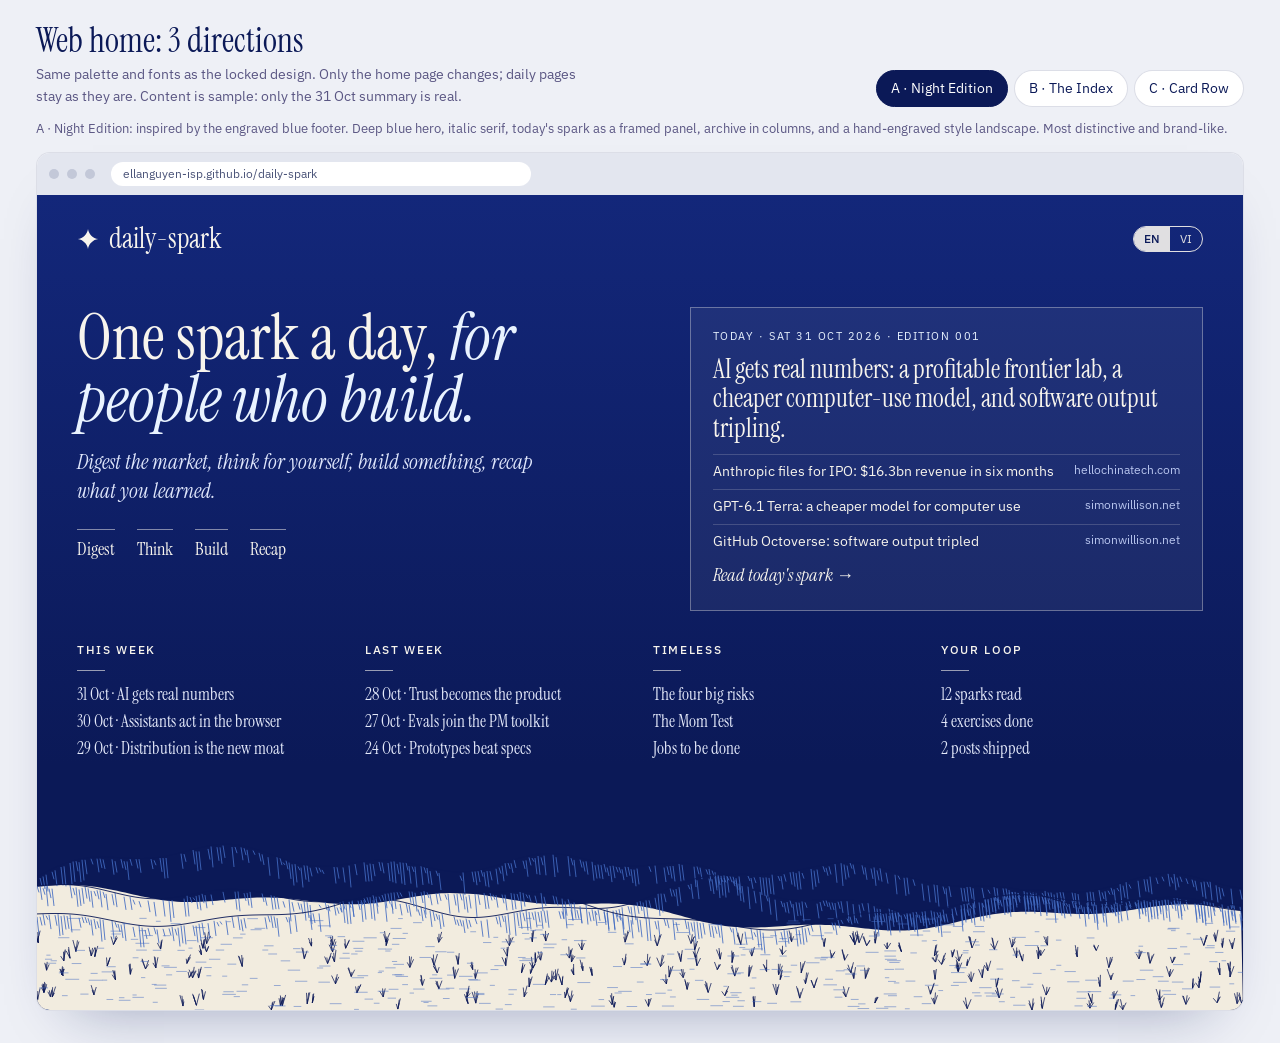
<file: design/web-home-options.html>
<!DOCTYPE html>
<html lang="en">
<head>
<meta charset="utf-8">
<meta name="viewport" content="width=device-width, initial-scale=1">
<title>Web Home Options</title>
<link rel="preconnect" href="https://fonts.googleapis.com">
<link rel="preconnect" href="https://fonts.gstatic.com" crossorigin>
<link href="https://fonts.googleapis.com/css2?family=IBM+Plex+Mono:wght@400;500&family=IBM+Plex+Sans:wght@400;500;600&family=Instrument+Serif:ital@0;1&display=swap" rel="stylesheet">
<style>
/* Three directions for the daily-spark web home page, all inside the Petal palette.
   Layout: option tabs on top, then a browser-width preview of each direction. */
:root {
  --midnight: #0b1957; --sapphire: #426bc2; --petal: #e8d9ed; --lace: #f7f4ed; --lavender: #d2b3db; --bridal: #e9f3ff;
  --studio: #eef0f6; --line: rgba(11,25,87,.14); --muted: #5a5683;
  --serif: "Instrument Serif", Georgia, serif; --sans: "IBM Plex Sans", system-ui, sans-serif; --mono: "IBM Plex Mono", ui-monospace, monospace;
  color-scheme: light;
}
* { box-sizing: border-box; }
html, body { margin: 0; }
body { background: var(--studio); color: var(--midnight); font-family: var(--sans); font-size: 15px; line-height: 1.55; font-variant-numeric: lining-nums tabular-nums; }
button { font: inherit; color: inherit; }
:focus-visible { outline: 2px solid var(--sapphire); outline-offset: 2px; }
a { color: inherit; text-decoration: none; }

.top { max-width: 1240px; margin: 0 auto; padding: 24px 16px 12px; display: flex; flex-wrap: wrap; gap: 16px; justify-content: space-between; align-items: end; }
.top h1 { font-family: var(--serif); font-weight: 400; font-size: 34px; line-height: 1; margin: 0; }
.top p { margin: 6px 0 0; color: var(--muted); font-size: 14px; max-width: 560px; }
.tabs { display: flex; gap: 6px; flex-wrap: wrap; }
.tabs button { border: 1px solid var(--line); background: #fff; border-radius: 999px; padding: 7px 14px; cursor: pointer; font-size: 14px; }
.tabs button[aria-selected="true"] { background: var(--midnight); color: #fff; border-color: var(--midnight); }
.frame { max-width: 1240px; margin: 0 auto 32px; padding: 0 16px; }
.browser { border: 1px solid var(--line); border-radius: 14px; overflow: hidden; background: #fff; box-shadow: 0 30px 60px -36px rgba(11,25,87,.4); }
.bbar { display: flex; gap: 8px; align-items: center; padding: 9px 12px; background: #e3e6ef; font-size: 12px; color: #4a5378; }
.bbar i { width: 10px; height: 10px; border-radius: 50%; background: #c3c8d8; display: block; }
.bbar .url { margin-left: 8px; background: #fff; border-radius: 999px; padding: 3px 12px; flex: 1; max-width: 420px; }
.note { max-width: 1240px; margin: 0 auto; padding: 0 16px 12px; font-size: 13px; color: var(--muted); }
.view[hidden] { display: none; }
.spark { display: inline-block; width: 22px; height: 22px; }
.lang { display: inline-flex; border: 1px solid currentColor; border-radius: 999px; overflow: hidden; font-size: 12px; opacity: .9; }
.lang span { padding: 3px 10px; }
.lang span.on { background: currentColor; }
.lang span.on b { color: var(--midnight); font-weight: 500; }

/* ---------- A. Night Edition (inspired by the engraved blue footer) ---------- */
.a { background: linear-gradient(180deg, #13277a 0%, var(--midnight) 70%); color: var(--lace); position: relative; }
.a-nav { display: flex; justify-content: space-between; align-items: center; padding: 22px 40px; }
.a-brand { display: flex; align-items: center; gap: 10px; font-family: var(--serif); font-size: 28px; }
.a-hero { display: grid; grid-template-columns: minmax(0, 1.1fr) minmax(0, 1fr); gap: 48px; padding: 24px 40px 0; align-items: start; }
.a-hero h2 { font-family: var(--serif); font-weight: 400; font-size: 64px; line-height: .98; margin: 0 0 16px; text-wrap: balance; }
.a-hero h2 em { font-style: italic; color: var(--bridal); }
.a-hero p { font-family: var(--serif); font-style: italic; font-size: 21px; line-height: 1.4; margin: 0; max-width: 460px; color: #dfe6fb; }
.a-loop { display: flex; gap: 22px; margin-top: 22px; font-family: var(--serif); font-size: 18px; }
.a-loop span { border-top: 1px solid rgba(247,244,237,.5); padding-top: 6px; }
.a-today { border: 1px solid rgba(247,244,237,.35); padding: 20px 22px; display: grid; gap: 10px; background: rgba(247,244,237,.06); }
.a-today .k { font-size: 11px; letter-spacing: .14em; text-transform: uppercase; color: var(--bridal); }
.a-today h3 { font-family: var(--serif); font-weight: 400; font-size: 26px; line-height: 1.15; margin: 0; }
.a-today ul { margin: 0; padding: 0; list-style: none; display: grid; gap: 6px; font-size: 14px; }
.a-today li { display: flex; justify-content: space-between; gap: 10px; border-top: 1px solid rgba(247,244,237,.18); padding-top: 6px; }
.a-today li span:last-child { color: #b9c6ef; white-space: nowrap; font-size: 12px; }
.a-today .go { color: var(--lace); font-family: var(--serif); font-style: italic; font-size: 18px; }
.a-list { padding: 30px 40px 0; display: grid; grid-template-columns: repeat(4, minmax(0, 1fr)); gap: 26px; }
.a-list .col h4 { font-size: 12px; letter-spacing: .14em; text-transform: uppercase; font-weight: 500; margin: 0 0 10px; }
.a-list .col h4::after { content: ""; display: block; width: 28px; border-top: 1px solid rgba(247,244,237,.6); margin-top: 10px; }
.a-list .col a { display: block; font-family: var(--serif); font-size: 17px; line-height: 1.6; color: #e4e9fa; }
.a-list .col a:hover { color: #fff; text-decoration: underline; text-underline-offset: 3px; }
.a canvas { display: block; width: 100%; height: 230px; margin-top: 18px; }

/* ---------- B. The Index (numbered list with dotted dividers) ---------- */
.b { background: var(--lace); color: var(--midnight); }
.b-nav { display: flex; justify-content: space-between; align-items: center; padding: 22px 40px; border-bottom: 1px solid var(--line); }
.b-brand { display: flex; gap: 10px; align-items: center; font-family: var(--serif); font-size: 26px; }
.b-body { display: grid; grid-template-columns: minmax(0, 0.9fr) minmax(0, 1.4fr); gap: 56px; padding: 40px 40px 48px; }
.b-left { position: sticky; top: 24px; align-self: start; display: grid; gap: 16px; }
.mono { font-family: var(--mono); font-size: 12px; letter-spacing: .06em; text-transform: uppercase; color: var(--muted); }
.mono::before { content: "■ "; color: var(--sapphire); }
.b-left h2 { font-family: var(--serif); font-weight: 400; font-size: 52px; line-height: 1; margin: 0; }
.b-left p { margin: 0; color: #3b4470; max-width: 380px; }
.b-stats { display: grid; grid-template-columns: repeat(3, minmax(0, 1fr)); gap: 10px; margin-top: 6px; }
.b-stats div { background: var(--petal); padding: 12px; border-radius: 10px; }
.b-stats b { display: block; font-size: 24px; font-weight: 600; color: var(--sapphire); line-height: 1.1; }
.b-stats span { font-size: 12px; color: var(--muted); }
.b-list { display: grid; }
.b-row { display: grid; grid-template-columns: 54px minmax(0, 1fr) auto; gap: 18px; padding: 22px 0; border-bottom: 1px dashed rgba(11,25,87,.25); align-items: start; }
.b-row:first-child { padding-top: 0; }
.b-row .n { font-family: var(--mono); font-size: 18px; color: var(--sapphire); padding-top: 2px; }
.b-row h3 { margin: 0 0 4px; font-weight: 500; font-size: 18px; }
.b-row p { margin: 0; color: #4b5480; font-size: 14px; }
.b-row .d { font-family: var(--mono); font-size: 12px; color: var(--muted); white-space: nowrap; display: grid; justify-items: end; gap: 6px; }
.b-row .chip { border: 1px solid var(--line); background: #fff; border-radius: 6px; padding: 2px 7px; }
.b-row.today .chip { background: var(--sapphire); color: #fff; border-color: var(--sapphire); }
.b-row:hover h3 { color: var(--sapphire); }

/* ---------- C. Card Row (soft gradient cards) ---------- */
.c { background: var(--petal); color: var(--midnight); }
.c-nav { display: flex; justify-content: space-between; align-items: center; padding: 22px 40px; }
.c-brand { display: flex; gap: 10px; align-items: center; font-family: var(--serif); font-size: 26px; }
.c-hero { padding: 26px 40px 10px; max-width: 760px; }
.c-hero h2 { font-family: var(--serif); font-weight: 400; font-size: 58px; line-height: 1; margin: 0 0 12px; text-wrap: balance; }
.c-hero p { margin: 0; color: #3b4470; font-size: 16px; }
.c-row { display: grid; grid-auto-flow: column; grid-auto-columns: minmax(230px, 1fr); gap: 14px; padding: 26px 40px 20px; overflow-x: auto; scrollbar-width: thin; }
.c-card { border-radius: 18px; padding: 18px; display: grid; gap: 10px; align-content: space-between; min-height: 260px; background: linear-gradient(180deg, var(--lace) 0%, var(--lace) 45%, #efe2f3 100%); border: 1px solid rgba(255,255,255,.6); }
.c-card.today { background: linear-gradient(180deg, var(--lace) 0%, #e3ecfd 55%, #c9d9fb 100%); grid-column: span 2; }
.c-card:nth-child(3n) { background: linear-gradient(180deg, var(--lace) 0%, var(--lace) 40%, #f1dfe9 100%); }
.c-card .ic { width: 28px; height: 28px; }
.c-card .meta { font-size: 12px; color: var(--muted); display: flex; justify-content: space-between; }
.c-card h3 { font-family: var(--serif); font-weight: 400; font-size: 24px; line-height: 1.1; margin: 0; }
.c-card p { margin: 0; font-size: 14px; color: #3b4470; }
.c-card ul { margin: 0; padding: 0; list-style: none; display: grid; gap: 4px; font-size: 13px; }
.c-card li::before { content: "↗ "; color: var(--sapphire); }
.c-card .go { font-weight: 600; color: var(--sapphire); font-size: 14px; }
.c-foot { padding: 6px 40px 30px; display: flex; gap: 10px; flex-wrap: wrap; }
.c-foot span { background: rgba(255,255,255,.6); border-radius: 999px; padding: 4px 12px; font-size: 13px; }

@media (max-width: 860px) {
  .a-hero, .b-body { grid-template-columns: minmax(0, 1fr); gap: 26px; }
  .a-hero h2 { font-size: 44px; } .b-left h2 { font-size: 40px; } .c-hero h2 { font-size: 42px; }
  .a-list { grid-template-columns: repeat(2, minmax(0, 1fr)); }
  .a-nav, .a-hero, .a-list, .b-nav, .b-body, .c-nav, .c-hero, .c-row, .c-foot { padding-left: 18px; padding-right: 18px; }
  .b-left { position: static; }
  .c-card.today { grid-column: span 1; }
}
</style>
</head>
<body>
<header class="top">
  <div>
    <h1>Web home: 3 directions</h1>
    <p>Same palette and fonts as the locked design. Only the home page changes; daily pages stay as they are. Content is sample: only the 31 Oct summary is real.</p>
  </div>
  <nav class="tabs" role="tablist" aria-label="Options">
    <button role="tab" id="tab-a" aria-selected="true" aria-controls="view-a">A · Night Edition</button>
    <button role="tab" id="tab-b" aria-selected="false" aria-controls="view-b">B · The Index</button>
    <button role="tab" id="tab-c" aria-selected="false" aria-controls="view-c">C · Card Row</button>
  </nav>
</header>
<p class="note" id="note"></p>

<div class="frame">
  <div class="browser">
    <div class="bbar"><i></i><i></i><i></i><span class="url">ellanguyen-isp.github.io/daily-spark</span></div>

    <!-- A -->
    <section class="view a" id="view-a" role="tabpanel" aria-labelledby="tab-a">
      <div class="a-nav">
        <span class="a-brand"><svg class="spark" viewBox="0 0 24 24" aria-hidden="true"><path d="M12 1c.6 5.4 5.6 10.4 11 11-5.4.6-10.4 5.6-11 11-.6-5.4-5.6-10.4-11-11 5.4-.6 10.4-5.6 11-11z" fill="#f7f4ed"/></svg>daily-spark</span>
        <span class="lang"><span class="on"><b>EN</b></span><span>VI</span></span>
      </div>
      <div class="a-hero">
        <div>
          <h2>One spark a day, <em>for people who build.</em></h2>
          <p>Digest the market, think for yourself, build something, recap what you learned.</p>
          <div class="a-loop"><span>Digest</span><span>Think</span><span>Build</span><span>Recap</span></div>
        </div>
        <a class="a-today" href="#today">
          <span class="k">Today · Sat 31 Oct 2026 · Edition 001</span>
          <h3>AI gets real numbers: a profitable frontier lab, a cheaper computer-use model, and software output tripling.</h3>
          <ul>
            <li><span>Anthropic files for IPO: $16.3bn revenue in six months</span><span>hellochinatech.com</span></li>
            <li><span>GPT-6.1 Terra: a cheaper model for computer use</span><span>simonwillison.net</span></li>
            <li><span>GitHub Octoverse: software output tripled</span><span>simonwillison.net</span></li>
          </ul>
          <span class="go">Read today's spark →</span>
        </a>
      </div>
      <div class="a-list">
        <div class="col"><h4>This week</h4><a href="#d">31 Oct · AI gets real numbers</a><a href="#d">30 Oct · Assistants act in the browser</a><a href="#d">29 Oct · Distribution is the new moat</a></div>
        <div class="col"><h4>Last week</h4><a href="#d">28 Oct · Trust becomes the product</a><a href="#d">27 Oct · Evals join the PM toolkit</a><a href="#d">24 Oct · Prototypes beat specs</a></div>
        <div class="col"><h4>Timeless</h4><a href="#d">The four big risks</a><a href="#d">The Mom Test</a><a href="#d">Jobs to be done</a></div>
        <div class="col"><h4>Your loop</h4><a href="#d">12 sparks read</a><a href="#d">4 exercises done</a><a href="#d">2 posts shipped</a></div>
      </div>
      <canvas id="land" aria-label="Engraved landscape illustration" role="img"></canvas>
    </section>

    <!-- B -->
    <section class="view b" id="view-b" role="tabpanel" aria-labelledby="tab-b" hidden>
      <div class="b-nav">
        <span class="b-brand"><svg class="spark" viewBox="0 0 24 24" aria-hidden="true"><path d="M12 1c.6 5.4 5.6 10.4 11 11-5.4.6-10.4 5.6-11 11-.6-5.4-5.6-10.4-11-11 5.4-.6 10.4-5.6 11-11z" fill="#426bc2"/></svg>daily-spark</span>
        <span class="lang" style="color: var(--midnight)"><span class="on"><b style="color: var(--lace)">EN</b></span><span>VI</span></span>
      </div>
      <div class="b-body">
        <div class="b-left">
          <span class="mono">Daily sparks</span>
          <h2>One small loop, every morning.</h2>
          <p>Digest the market, think for yourself, build something, recap what you learned. A new edition lands at 07:00.</p>
          <div class="b-stats">
            <div><b>12</b><span>sparks read</span></div>
            <div><b>4</b><span>exercises done</span></div>
            <div><b>2</b><span>posts shipped</span></div>
          </div>
        </div>
        <div class="b-list">
          <a class="b-row today" href="#d"><span class="n">005</span><span><h3>AI gets real numbers</h3><p>A profitable frontier lab, a cheaper computer-use model, and software output tripling.</p></span><span class="d"><span>31 Oct 2026</span><span class="chip">Today</span></span></a>
          <a class="b-row" href="#d"><span class="n">004</span><span><h3>Assistants act in the browser</h3><p>Apps rethink their front door as assistants learn to book, fill forms and compare.</p></span><span class="d"><span>30 Oct 2026</span><span class="chip">9 min</span></span></a>
          <a class="b-row" href="#d"><span class="n">003</span><span><h3>Distribution is the new moat</h3><p>Solo builders ship faster than ever; the winners found users before code.</p></span><span class="d"><span>29 Oct 2026</span><span class="chip">8 min</span></span></a>
          <a class="b-row" href="#d"><span class="n">002</span><span><h3>Trust becomes the product</h3><p>Health apps race to add AI coaching, and users ask who checks the advice.</p></span><span class="d"><span>28 Oct 2026</span><span class="chip">8 min</span></span></a>
        </div>
      </div>
    </section>

    <!-- C -->
    <section class="view c" id="view-c" role="tabpanel" aria-labelledby="tab-c" hidden>
      <div class="c-nav">
        <span class="c-brand"><svg class="spark" viewBox="0 0 24 24" aria-hidden="true"><path d="M12 1c.6 5.4 5.6 10.4 11 11-5.4.6-10.4 5.6-11 11-.6-5.4-5.6-10.4-11-11 5.4-.6 10.4-5.6 11-11z" fill="#426bc2"/></svg>daily-spark</span>
        <span class="lang" style="color: var(--midnight)"><span class="on"><b style="color: var(--lace)">EN</b></span><span>VI</span></span>
      </div>
      <div class="c-hero">
        <h2>A daily loop, not just a digest.</h2>
        <p>Digest the market, think for yourself, build something, recap what you learned.</p>
      </div>
      <div class="c-row">
        <a class="c-card today" href="#d">
          <div class="meta"><span>Today · Edition 001</span><span>9 min</span></div>
          <div>
            <h3>AI gets real numbers</h3>
            <p>A profitable frontier lab, a cheaper computer-use model, and software output tripling.</p>
          </div>
          <ul><li>Anthropic files for IPO: $16.3bn in six months</li><li>GPT-6.1 Terra for computer use</li><li>GitHub Octoverse: output tripled</li></ul>
          <span class="go">Read today's spark →</span>
        </a>
        <a class="c-card" href="#d"><svg class="ic" viewBox="0 0 24 24" fill="none" stroke="#426bc2" stroke-width="1.6" aria-hidden="true"><rect x="3" y="4" width="18" height="14" rx="2"/><path d="M3 8h18"/></svg><div><div class="meta"><span>30 Oct</span><span>9 min</span></div><h3>Assistants act in the browser</h3></div><p>Apps rethink their front door.</p></a>
        <a class="c-card" href="#d"><svg class="ic" viewBox="0 0 24 24" fill="none" stroke="#426bc2" stroke-width="1.6" aria-hidden="true"><path d="M4 18l5-6 4 3 7-9"/></svg><div><div class="meta"><span>29 Oct</span><span>8 min</span></div><h3>Distribution is the new moat</h3></div><p>Users before code.</p></a>
        <a class="c-card" href="#d"><svg class="ic" viewBox="0 0 24 24" fill="none" stroke="#426bc2" stroke-width="1.6" aria-hidden="true"><path d="M12 21s-7-4.5-7-10a4 4 0 0 1 7-2.6A4 4 0 0 1 19 11c0 5.5-7 10-7 10z"/></svg><div><div class="meta"><span>28 Oct</span><span>8 min</span></div><h3>Trust becomes the product</h3></div><p>AI coaching in health apps.</p></a>
      </div>
      <div class="c-foot"><span>12 sparks read</span><span>4 exercises done</span><span>2 posts shipped</span></div>
    </section>
  </div>
</div>

<script>
(function () {
  var NOTES = {
    a: "A · Night Edition: inspired by the engraved blue footer. Deep blue hero, italic serif, today's spark as a framed panel, archive in columns, and a hand-engraved style landscape. Most distinctive and brand-like.",
    b: "B · The Index: inspired by the numbered list. Title and your loop stats stay pinned on the left; editions are a numbered list with dotted dividers on the right. Calmest and easiest to scan.",
    c: "C · Card Row: inspired by the gradient cards. Today is a wide card with its headlines; past days scroll sideways as soft gradient cards. Most visual and app-like."
  };
  var tabs = document.querySelectorAll("[role=tab]");
  function show(id) {
    tabs.forEach(function (t) {
      var on = t.id === "tab-" + id;
      t.setAttribute("aria-selected", String(on));
      document.getElementById(t.getAttribute("aria-controls")).hidden = !on;
    });
    document.getElementById("note").textContent = NOTES[id];
    if (id === "a") draw();
  }
  tabs.forEach(function (t) { t.addEventListener("click", function () { show(t.id.slice(4)); }); });

  // Engraved-style landscape: ridge lines plus hatching, drawn once per size.
  function draw() {
    var c = document.getElementById("land"); if (!c || !c.offsetWidth) return;
    var dpr = Math.min(2, window.devicePixelRatio || 1), W = c.offsetWidth, H = c.offsetHeight;
    c.width = W * dpr; c.height = H * dpr;
    var g = c.getContext("2d"); g.scale(dpr, dpr);
    g.fillStyle = "#0b1957"; g.fillRect(0, 0, W, H);
    var seed = 7; function rnd() { seed = (seed * 16807) % 2147483647; return seed / 2147483647; }
    function ridge(x, base, amp, f1, f2, ph) { return base - amp * (0.55 * Math.sin(x * f1 + ph) + 0.3 * Math.sin(x * f2 + ph * 2) + 0.15 * Math.sin(x * f2 * 3.1)); }
    // ground
    g.fillStyle = "#f2ecdf"; g.beginPath(); g.moveTo(0, H);
    for (var x = 0; x <= W; x += 4) g.lineTo(x, ridge(x, H * 0.55, H * 0.12, 0.004, 0.011, 1.2));
    g.lineTo(W, H); g.closePath(); g.fill();
    // far hills hatching
    g.strokeStyle = "rgba(66,107,194,.85)"; g.lineWidth = 1;
    for (var layer = 0; layer < 3; layer++) {
      var base = H * (0.42 + layer * 0.07), amp = H * (0.18 - layer * 0.04), ph = layer * 2.1;
      for (x = 0; x < W; x += 3) {
        var top = ridge(x, base, amp, 0.005 + layer * 0.002, 0.013, ph), len = 6 + rnd() * 18;
        if (rnd() < 0.7) { g.beginPath(); g.moveTo(x, top + rnd() * 4); g.lineTo(x + 2, top + len); g.stroke(); }
      }
      g.beginPath(); for (x = 0; x <= W; x += 3) { var y = ridge(x, base, amp, 0.005 + layer * 0.002, 0.013, ph); if (x === 0) g.moveTo(x, y); else g.lineTo(x, y); }
      g.strokeStyle = "rgba(11,25,87,.9)"; g.stroke(); g.strokeStyle = "rgba(66,107,194,.85)";
    }
    // grass tufts
    g.strokeStyle = "rgba(11,25,87,.75)";
    for (var i = 0; i < W / 6; i++) {
      var gx = rnd() * W, gy = H * 0.7 + rnd() * H * 0.3;
      for (var k = 0; k < 4; k++) { g.beginPath(); g.moveTo(gx, gy); g.lineTo(gx + (rnd() - 0.5) * 8, gy - 4 - rnd() * 8); g.stroke(); }
    }
    // horizon dashes
    g.strokeStyle = "rgba(66,107,194,.5)";
    for (i = 0; i < W / 3; i++) { var hx = rnd() * W, hy = H * 0.6 + rnd() * H * 0.4; g.beginPath(); g.moveTo(hx, hy); g.lineTo(hx + 4 + rnd() * 10, hy); g.stroke(); }
  }
  window.addEventListener("resize", function () { if (!document.getElementById("view-a").hidden) draw(); });
  show("a");
})();
</script>
</body>
</html>
</file>
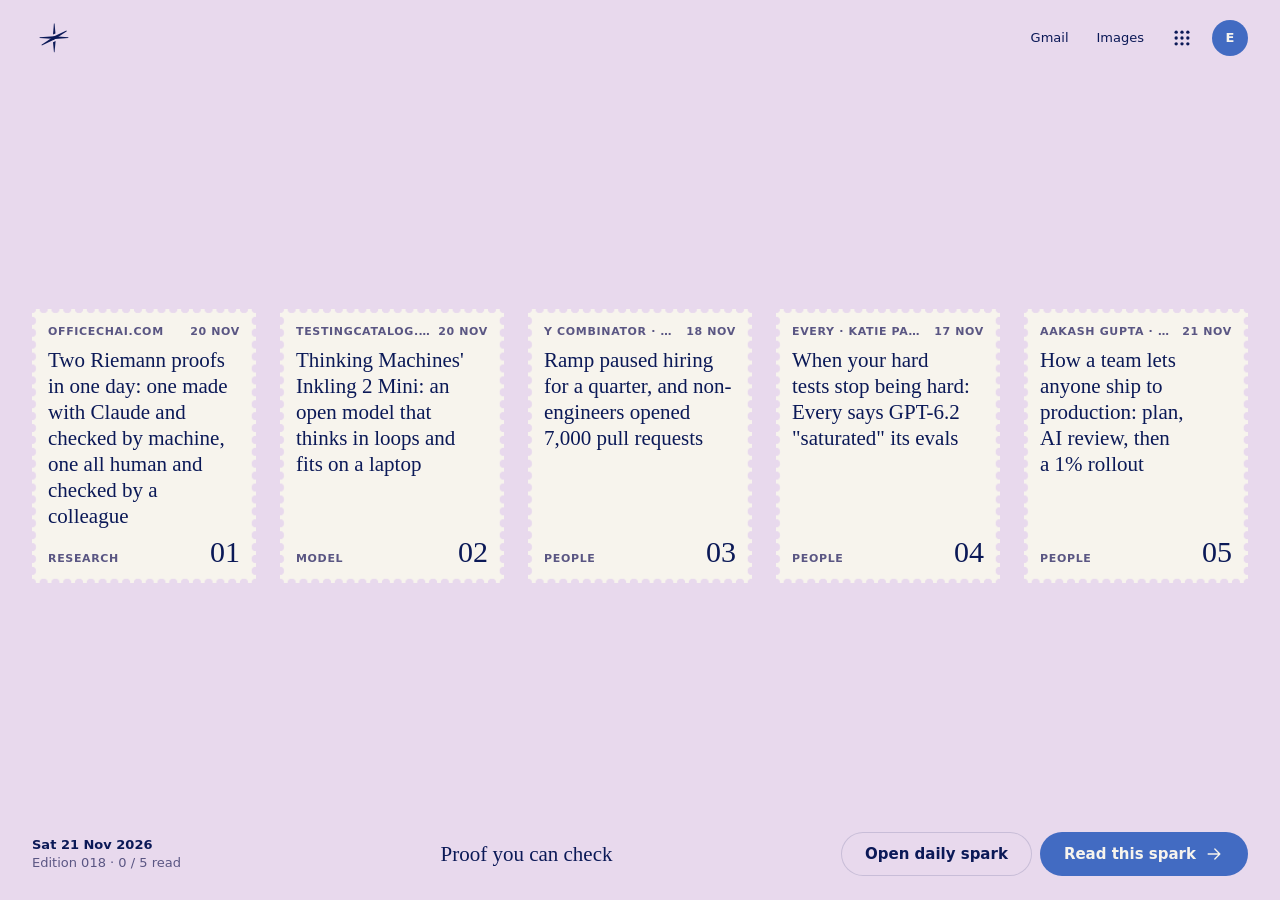
<file: extension/newtab.html>
<!DOCTYPE html>
<html lang="en">
<head>
<meta charset="utf-8">
<meta name="viewport" content="width=device-width, initial-scale=1">
<title>New Tab</title>
<style>html,body{margin:0;height:100%;background:#e8d9ed}iframe{border:0;width:100%;height:100%;display:block}</style>
</head>
<body>
<!-- The new tab is hosted on the daily spark site, so design updates arrive without reinstalling.
     Community users: change the address to your own site + "newtab/". -->
<iframe src="https://ellanguyen-isp.github.io/daily-spark/newtab/" title="daily spark"></iframe>
</body>
</html>
</file>
<file: newtab/newtab.css>
/* daily spark new tab: a poster of equal stamps, one per news item of the latest edition.
   Design system "daily spark" v1. Follows the site's Appearance setting (Auto / Light / Dark).
   An unread stamp is the card color; a stamp turns accent once you open that story. */
:root, .t-light {
  --bg-page: #e8d9ed; --bg-card: #f7f4ed; --bg-card-alt: #e9f3ff; --ink: #0b1957; --ink-muted: #5a5683;
  --accent: #426bc2; --on-accent: #f7f4ed; --line: rgba(11,25,87,.14); color-scheme: light;
}
.t-dark {
  --bg-page: #0b1957; --bg-card: #17286f; --bg-card-alt: #1b2f7c; --ink: #f7f4ed; --ink-muted: #b9bde3;
  --accent: #c7a9e3; --on-accent: #0b1957; --line: rgba(247,244,237,.16); color-scheme: dark;
}
:root { --display: "Instrument Serif", Georgia, serif; --body: "IBM Plex Sans", system-ui, sans-serif; --r-md: 12px; --r-lg: 20px; --r-pill: 999px; }
* { box-sizing: border-box; }
html, body { margin: 0; height: 100%; }
body { background: var(--bg-page); color: var(--ink); font-family: var(--body); font-size: 15px; line-height: 22px; font-variant-numeric: lining-nums tabular-nums; -webkit-font-smoothing: antialiased; }
a { color: inherit; }
:focus-visible { outline: 2px solid var(--accent); outline-offset: 3px; }
.poster { min-height: 100vh; display: grid; grid-template-rows: auto 1fr auto; padding: 16px 32px 24px; gap: 24px; }
.top, .bottom { display: flex; justify-content: space-between; align-items: center; gap: 16px; }
.brand { display: inline-flex; width: 44px; height: 44px; align-items: center; justify-content: center; color: var(--ink); }
.mark svg { width: 30px; height: 30px; display: block; }
.links { position: relative; display: flex; gap: 4px; align-items: center; }
.links > a:not(.acct) { display: inline-flex; align-items: center; min-height: 44px; padding: 0 12px; text-decoration: none; font-size: 13px; border-radius: var(--r-pill); }
.links > a:not(.acct):hover { background: var(--bg-card); }
.muted { color: var(--ink-muted); }
.small { font-size: 13px; line-height: 18px; }
.b-left { display: grid; min-width: 180px; font-size: 13px; line-height: 18px; }
.b-left span:first-child { font-weight: 600; }
.b-mid { text-align: center; font-family: var(--display); font-size: 21px; line-height: 26px; max-width: 520px; }
.b-right { display: flex; justify-content: flex-end; align-items: center; gap: 8px; min-width: 180px; flex-wrap: wrap; }
.btn { display: inline-flex; align-items: center; justify-content: center; gap: 8px; min-height: 44px; padding: 0 24px; border-radius: var(--r-pill); background: var(--accent); color: var(--on-accent); font-size: 15px; font-weight: 600; text-decoration: none; white-space: nowrap; }
.btn:hover { filter: brightness(1.06); }
.btn.ghost { background: transparent; color: var(--ink); box-shadow: inset 0 0 0 1px var(--line); }
.btn.ghost:hover { background: var(--bg-card); filter: none; }
.btn svg { width: 20px; height: 20px; fill: none; stroke: currentColor; stroke-width: 1.6; stroke-linecap: round; stroke-linejoin: round; }

/* the stamp field: equal stamps in balanced rows, the last row centered */
.field { display: flex; flex-wrap: wrap; justify-content: center; align-content: center; gap: 24px; margin: 0 auto; width: 100%; }
.status { color: var(--ink-muted); }
.stamp { --c: var(--bg-card); width: var(--w, 200px); padding: 6px; display: flex; text-decoration: none; color: var(--ink);
  background: radial-gradient(circle at center, transparent 4px, var(--c) 4.5px) -6px -6px / 12px 12px round; transition: transform .2s ease; }
.stamp > .in { flex: 1; background: var(--c); padding: 10px; display: flex; flex-direction: column; gap: 8px; min-width: 0; min-height: 164px; }
.stamp:hover, .stamp:focus-visible { transform: translateY(-4px); outline: none; }
.stamp:focus-visible > .in { box-shadow: inset 0 0 0 2px var(--accent); }
.stamp.seen { --c: var(--accent); color: var(--on-accent); }
.stamp .meta { display: flex; justify-content: space-between; gap: 8px; font-size: 11px; line-height: 14px; letter-spacing: .06em; text-transform: uppercase; font-weight: 600; color: var(--ink-muted); }
.stamp.seen .meta, .stamp.seen .foot { color: var(--on-accent); }
.stamp .meta > span:first-child { overflow: hidden; text-overflow: ellipsis; white-space: nowrap; min-width: 0; }
.stamp .meta > span:last-child { white-space: nowrap; }
.stamp h2 { flex: 1; margin: 0; font-family: var(--display); font-weight: 400; font-size: 21px; line-height: 26px; text-wrap: balance; }
.stamp .foot { display: flex; justify-content: space-between; align-items: baseline; gap: 8px; font-size: 11px; line-height: 14px; letter-spacing: .06em; text-transform: uppercase; font-weight: 600; color: var(--ink-muted); }
.stamp .no { font-family: var(--display); font-size: 30px; line-height: 30px; font-weight: 400; letter-spacing: 0; text-transform: none; color: inherit; }
.stamp:not(.seen) .no { color: var(--ink); }
@media (max-width: 760px) {
  .poster { padding: 16px; }
  .bottom { flex-direction: column; align-items: stretch; text-align: left; }
  .b-mid { text-align: left; }
  .b-right { justify-content: flex-start; }
}

/* Google shortcuts, top right (like the default new tab) */
.apps { width: 44px; height: 44px; border-radius: var(--r-pill); border: 0; background: transparent; color: var(--ink); display: grid; place-items: center; cursor: pointer; }
.apps svg { width: 20px; height: 20px; }
.apps:hover, .apps[aria-expanded="true"] { background: var(--bg-card); }
.acct { width: 36px; height: 36px; margin-left: 4px; border-radius: var(--r-pill); display: grid; place-items: center; text-decoration: none; font-weight: 600; font-size: 13px; background: var(--accent); color: var(--on-accent); }
.acct:hover { box-shadow: 0 0 0 3px var(--line); }
.panel { position: absolute; right: 40px; top: 52px; z-index: 10; width: 330px; max-height: 70vh; overflow-y: auto; background: #f1f3f9; color: #1f1f1f; border-radius: var(--r-lg); padding: 12px; box-shadow: 0 20px 40px -20px rgba(11,25,87,.35); }
.panel .fav { background: #ffffff; border-radius: var(--r-lg); padding: 12px 8px 8px; }
.panel h3 { margin: 0 12px 8px; font-size: 15px; font-weight: 600; }
.panel .grid { display: grid; grid-template-columns: repeat(3, 1fr); gap: 4px; }
.panel .more { padding: 8px 8px 4px; }
.panel a { display: grid; justify-items: center; gap: 4px; padding: 12px 4px 8px; border-radius: var(--r-md); text-decoration: none; color: #1f1f1f; font-size: 13px; }
.panel a:hover { background: rgba(11,25,87,.06); }
.panel .ic { width: 40px; height: 40px; border-radius: var(--r-md); display: grid; place-items: center; color: #ffffff; }
.panel .ic svg { width: 22px; height: 22px; fill: none; stroke: currentColor; stroke-width: 1.8; stroke-linecap: round; stroke-linejoin: round; }
</file>
